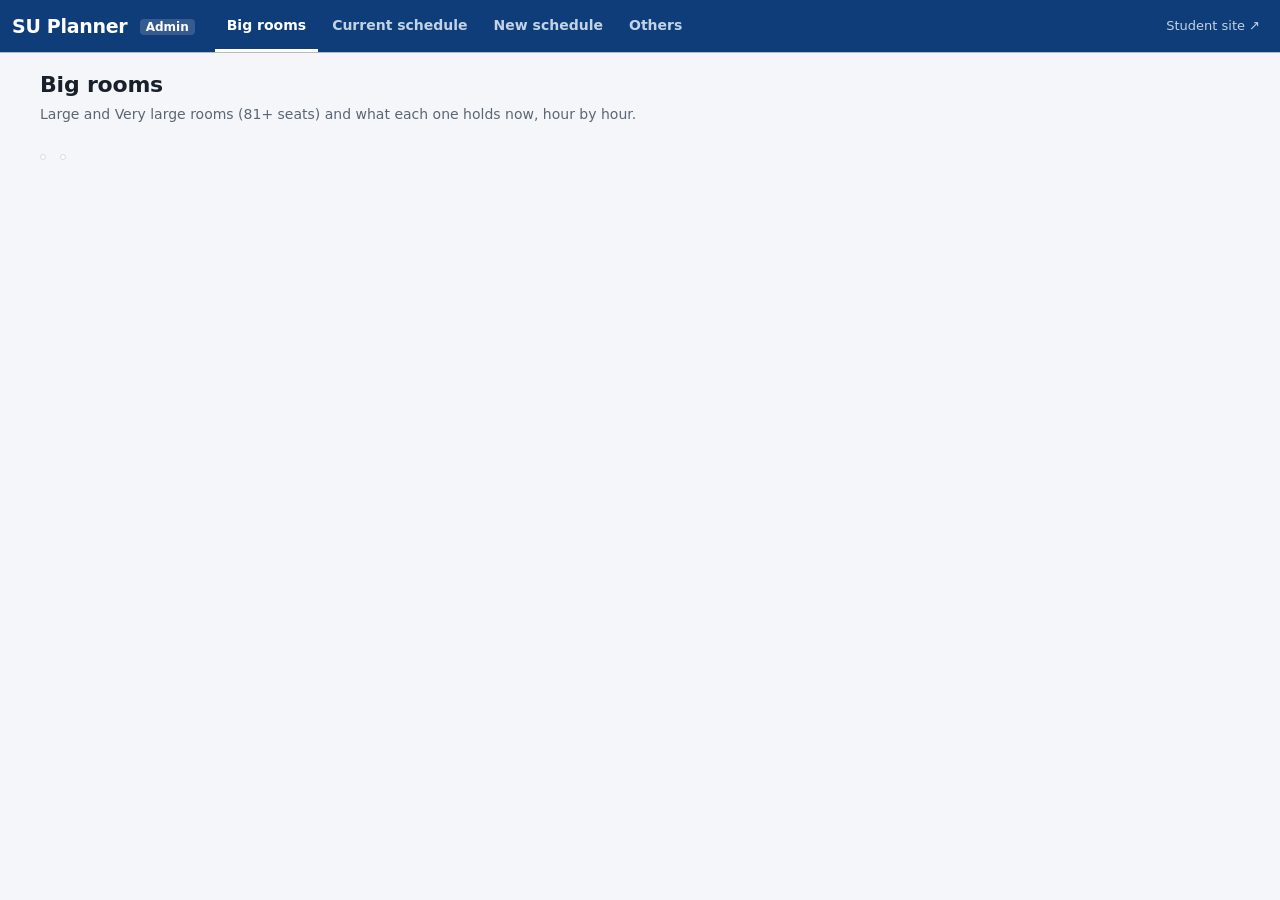
<file: index.html>
<!doctype html>
<html lang="en">
<head>
  <meta charset="utf-8">
  <title>SU Planner Admin</title>
  <meta http-equiv="refresh" content="0; url=bigrooms.html">
  <link rel="canonical" href="bigrooms.html">
</head>
<body><p><a href="bigrooms.html">SU Planner Admin – Big rooms</a></p></body>
</html>
</file>
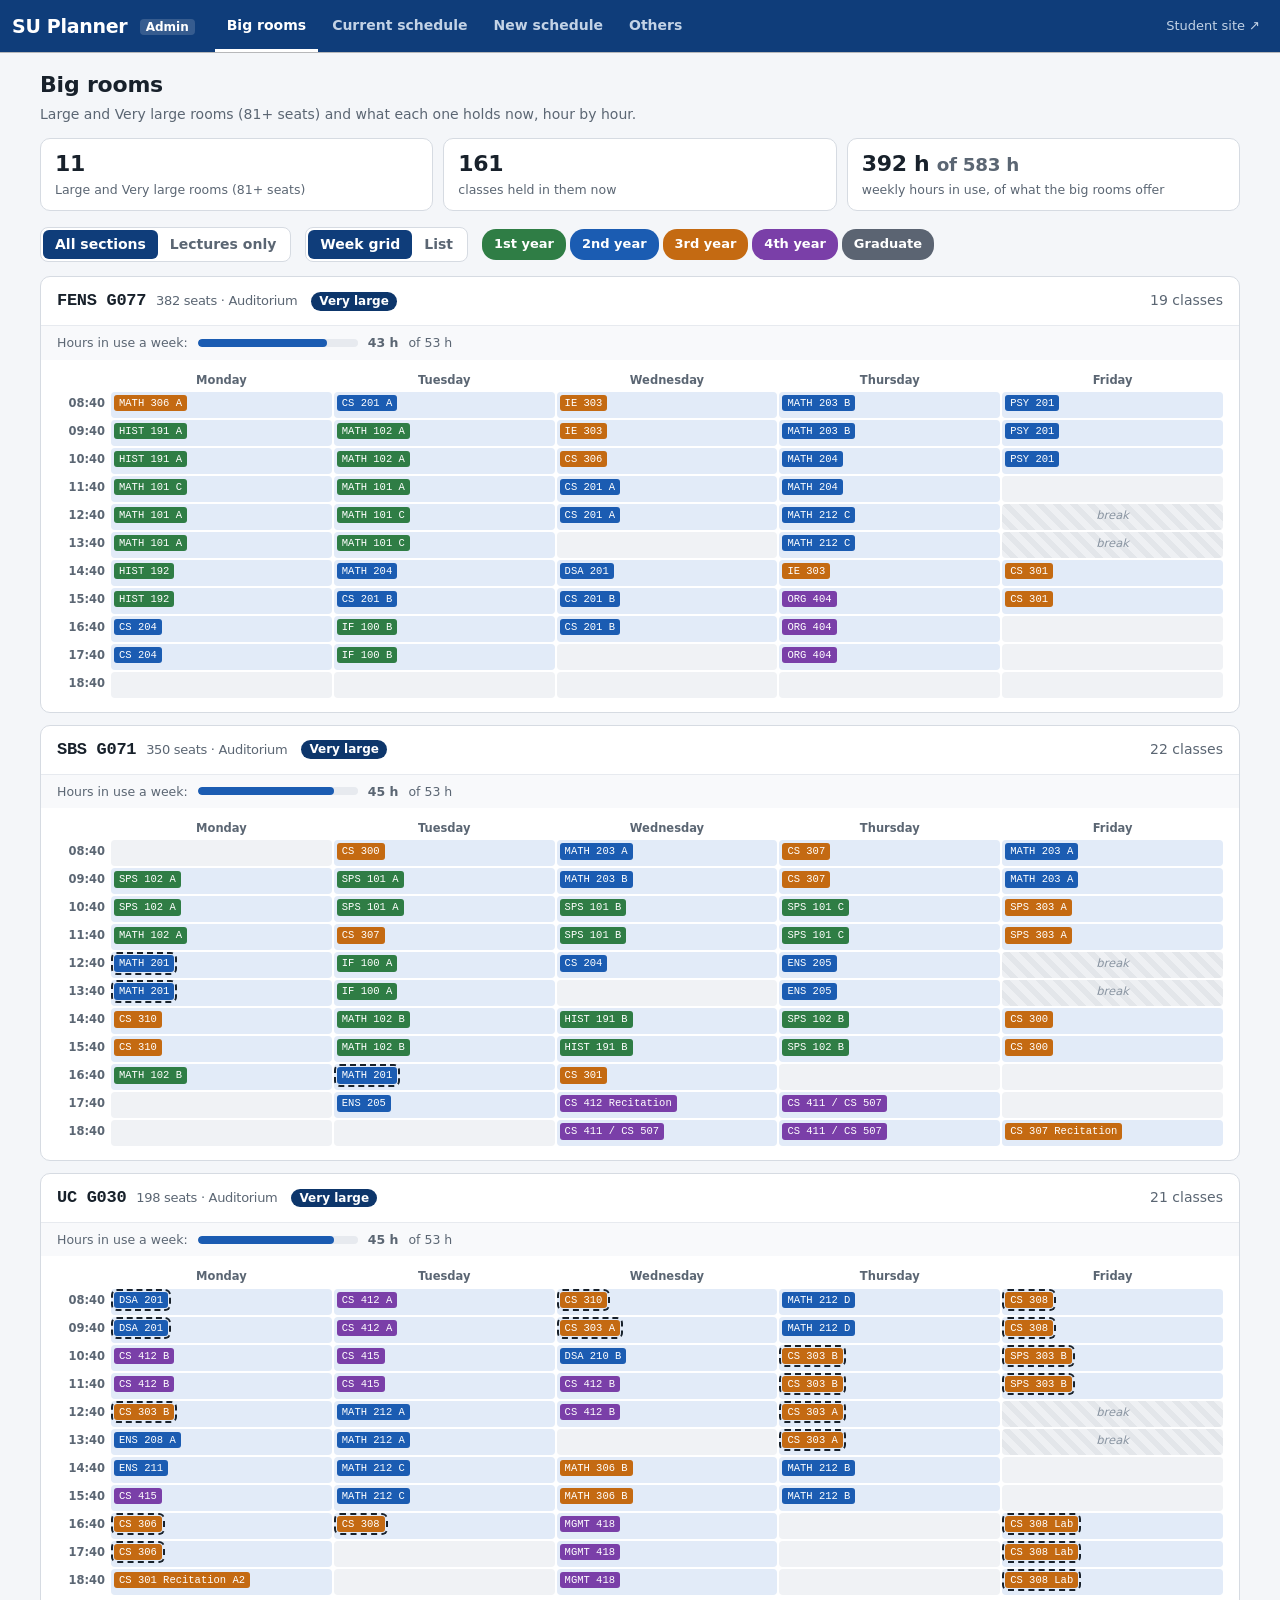
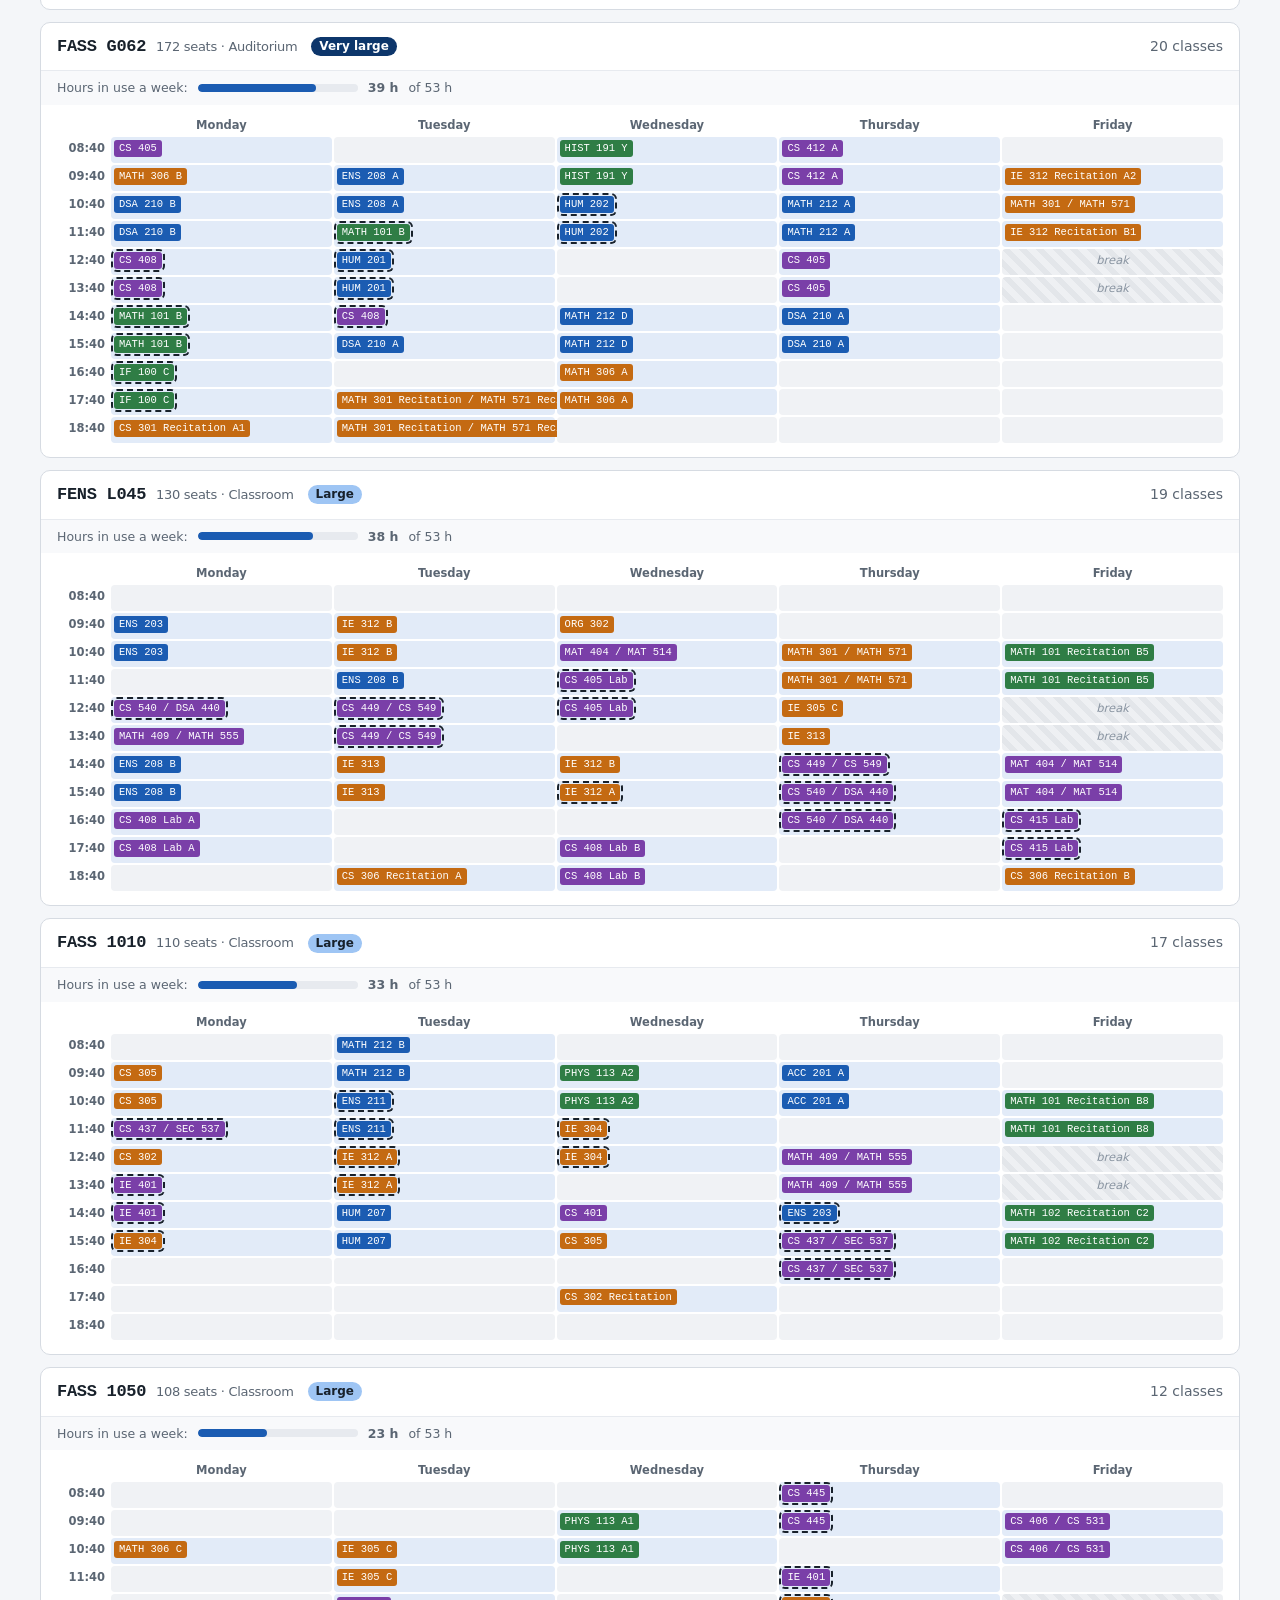
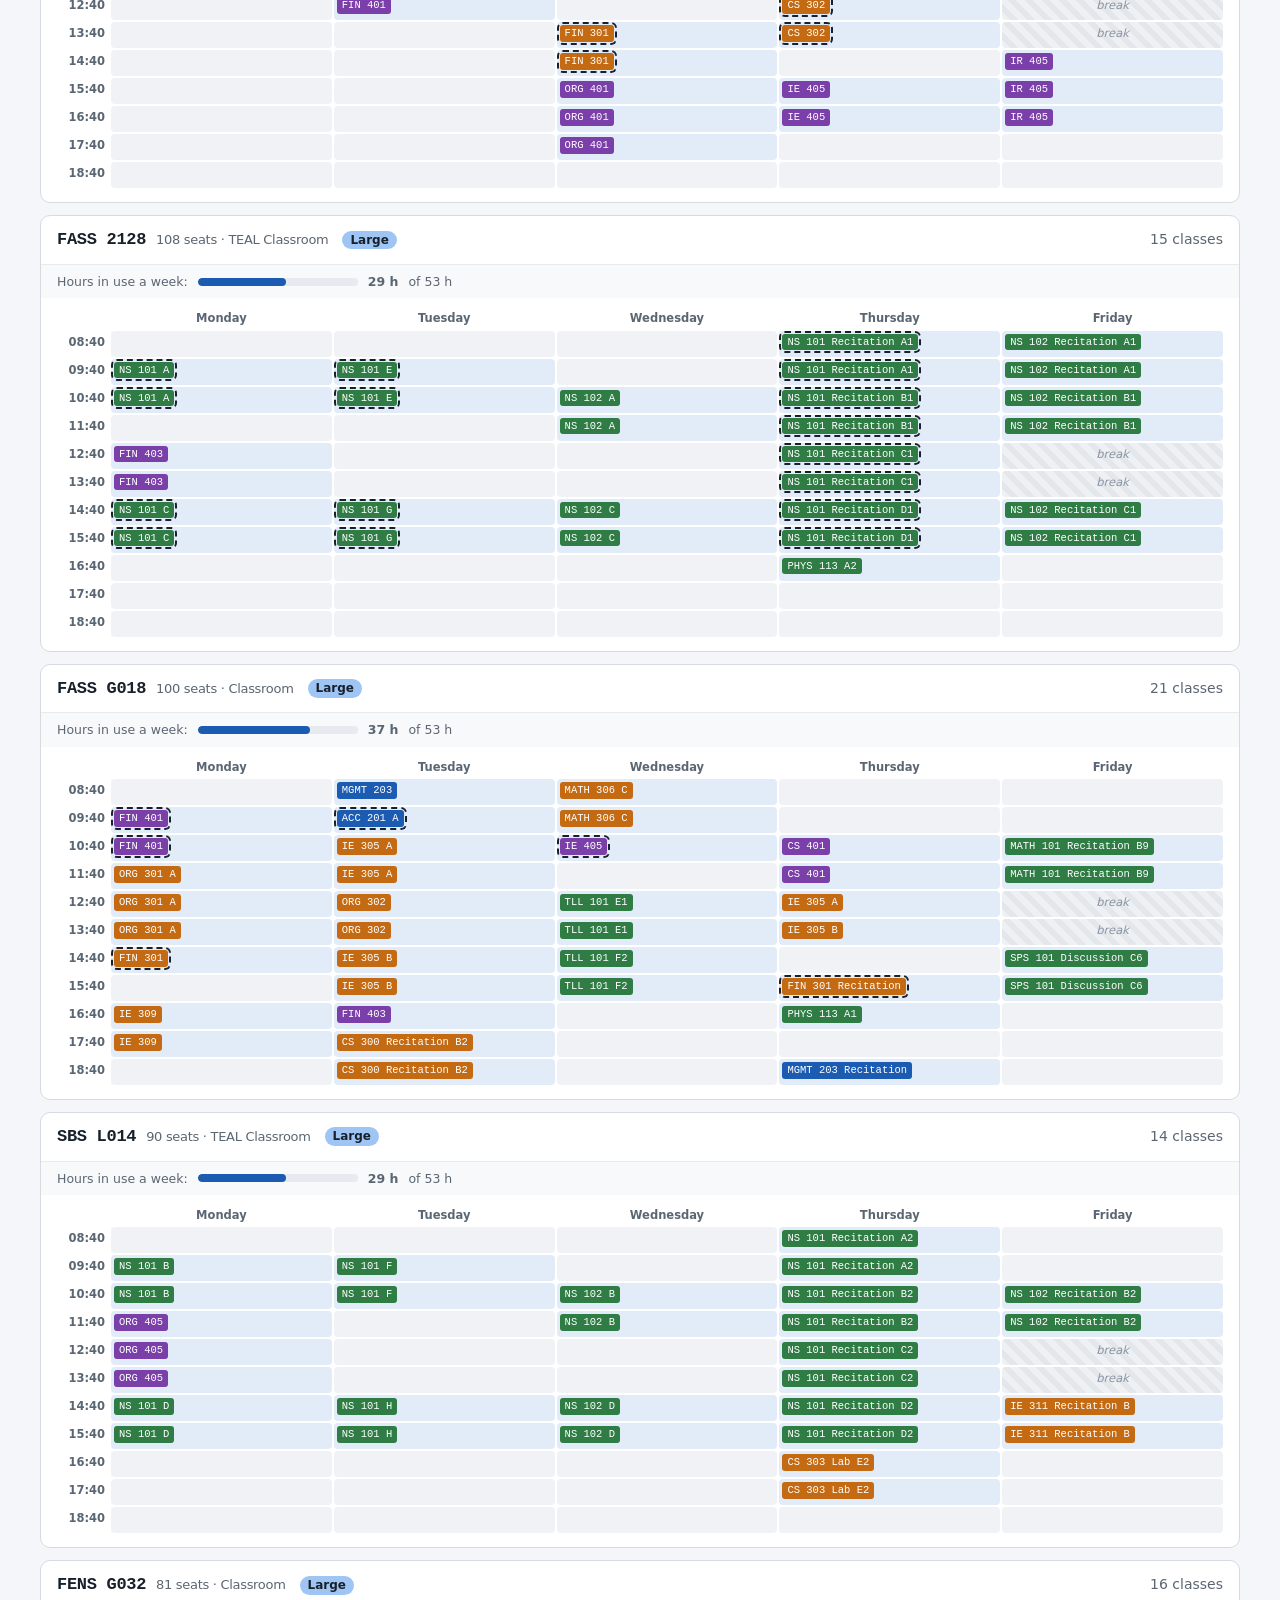
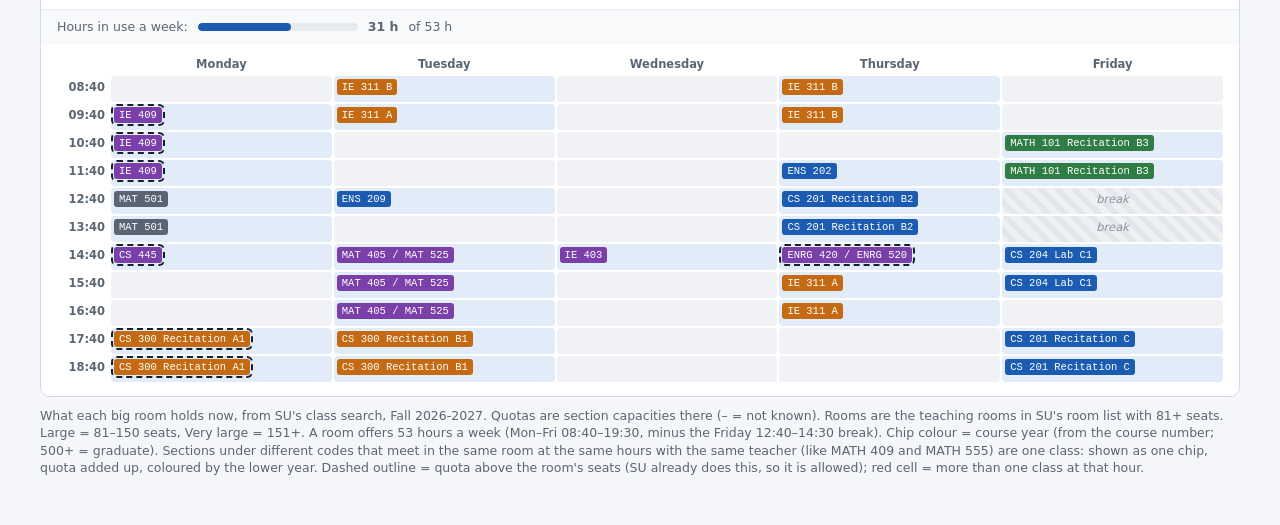
<file: bigrooms.html>
<!doctype html>
<html lang="en">
<head>
  <meta charset="utf-8">
  <meta name="viewport" content="width=device-width, initial-scale=1">
  <title>SU Planner Admin – Big rooms</title>
  <meta name="description" content="Sabancı University's Large and Very large rooms and what each one holds now.">
  <link rel="stylesheet" href="css/admin.css?v=202611161908">
  <link rel="stylesheet" href="css/bigrooms.css?v=202611161908">
</head>
<body>
  <header class="topbar">
    <h1 class="brand"><a href="bigrooms.html">SU<span class="bp"> Planner</span> <small>Admin</small></a></h1>
    <nav class="page-tabs" aria-label="Pages">
      <a href="bigrooms.html" aria-current="page"><span class="long">Big rooms</span><span class="short">Big rooms</span></a>
      <a href="currentschedule.html"><span class="long">Current schedule</span><span class="short">Current</span></a>
      <a href="newschedule.html"><span class="long">New schedule</span><span class="short">New</span></a>
      <a href="others.html"><span class="long">Others</span><span class="short">Others</span></a>
    </nav>
    <a class="student-link" href="https://atamolla.github.io/su-planner/">Student site ↗</a>
  </header>

  <main>
    <section class="page-head">
      <h2>Big rooms</h2>
      <p>Large and Very large rooms (81+ seats) and what each one holds now, hour by hour.</p>
    </section>

    <div id="tiles" class="tiles"></div>

    <div class="controls">
      <div id="kind" class="seg" role="group" aria-label="Section types"></div>
      <div id="view" class="seg" role="group" aria-label="View"></div>
      <div id="years" class="years" role="group" aria-label="Show or hide course years"></div>
    </div>

    <div id="rooms"></div>

    <p class="note" id="foot"></p>
  </main>

  <script src="data/courses.js?v=202611161908"></script>
  <script src="data/requirements.js?v=202611161908"></script>
  <script src="data/rooms.js?v=202611161908"></script>
  <script src="data/quota.js?v=202611161908"></script>
  <script src="js/programs.js?v=202611161908"></script>
  <script src="js/shared.js?v=202611161908"></script>
  <script src="js/common.js?v=202611161908"></script>
  <script src="js/bigrooms.js?v=202611161908"></script>
</body>
</html>
</file>
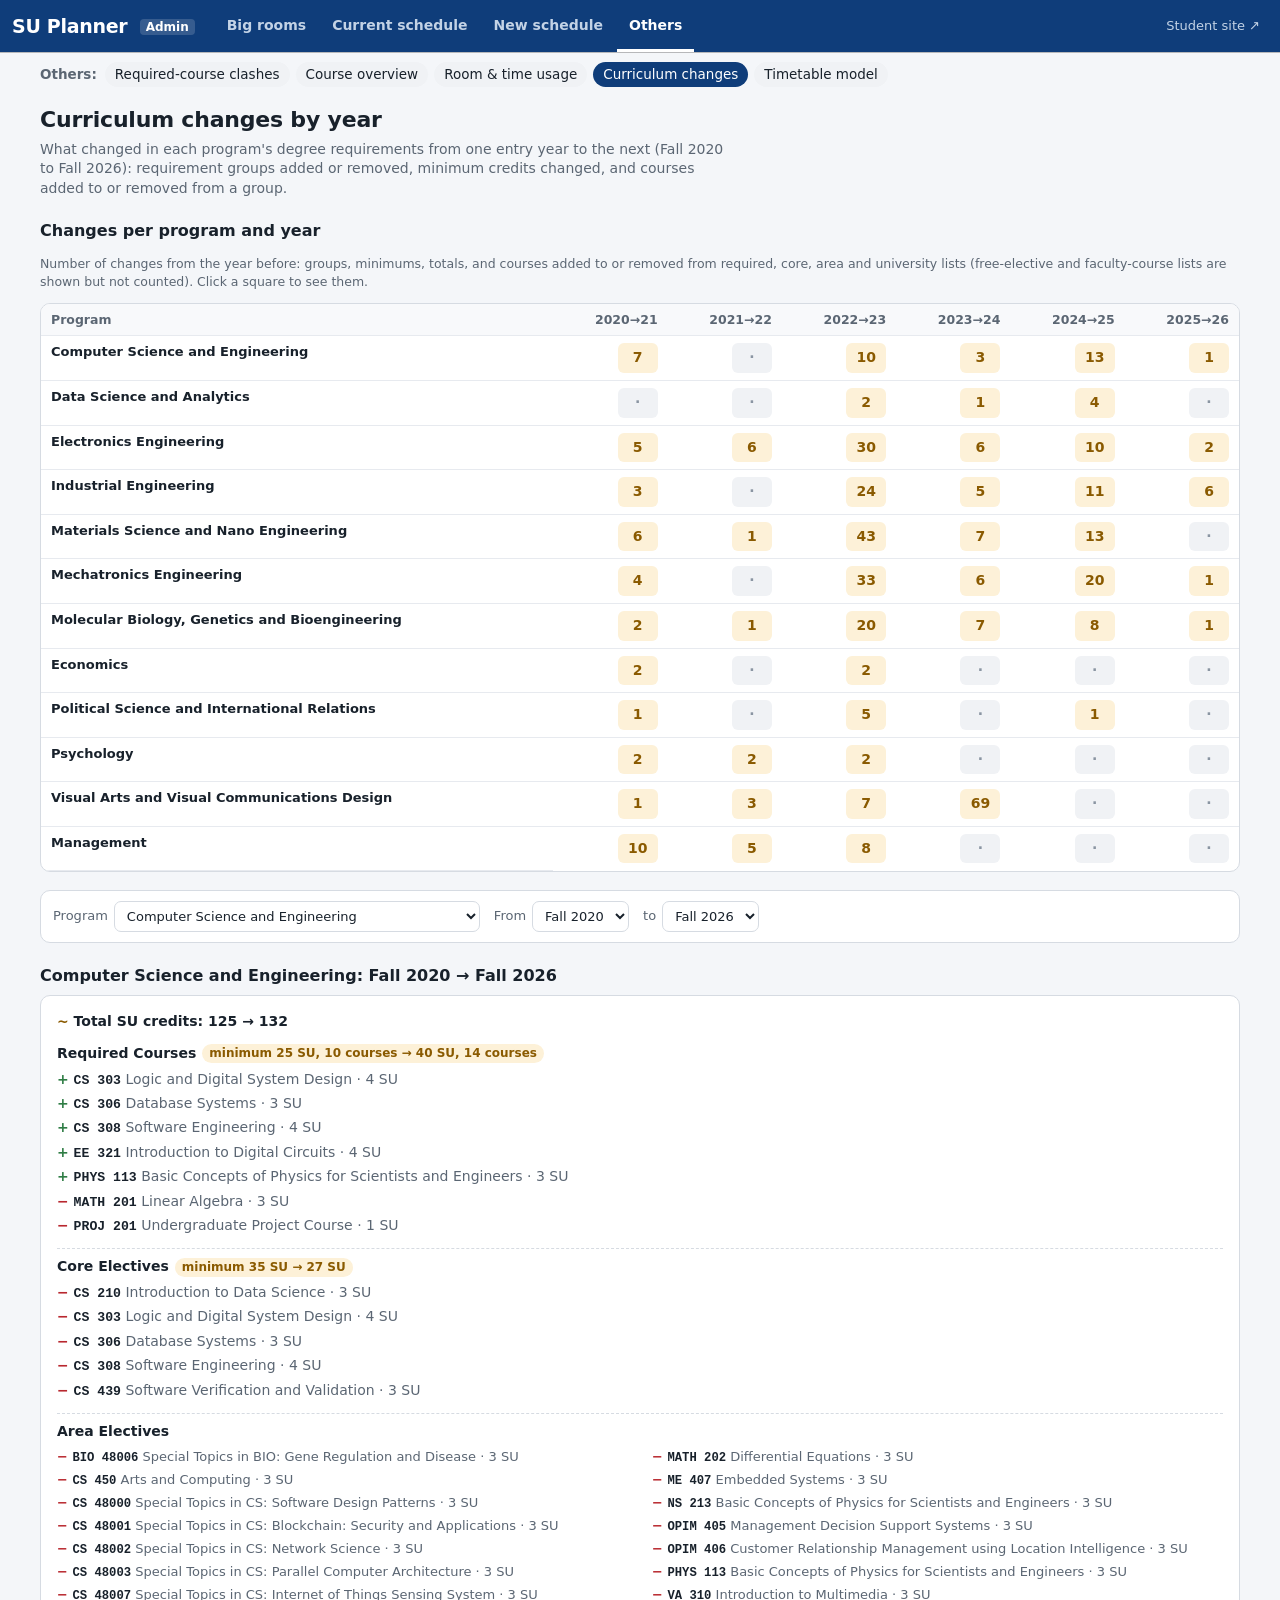
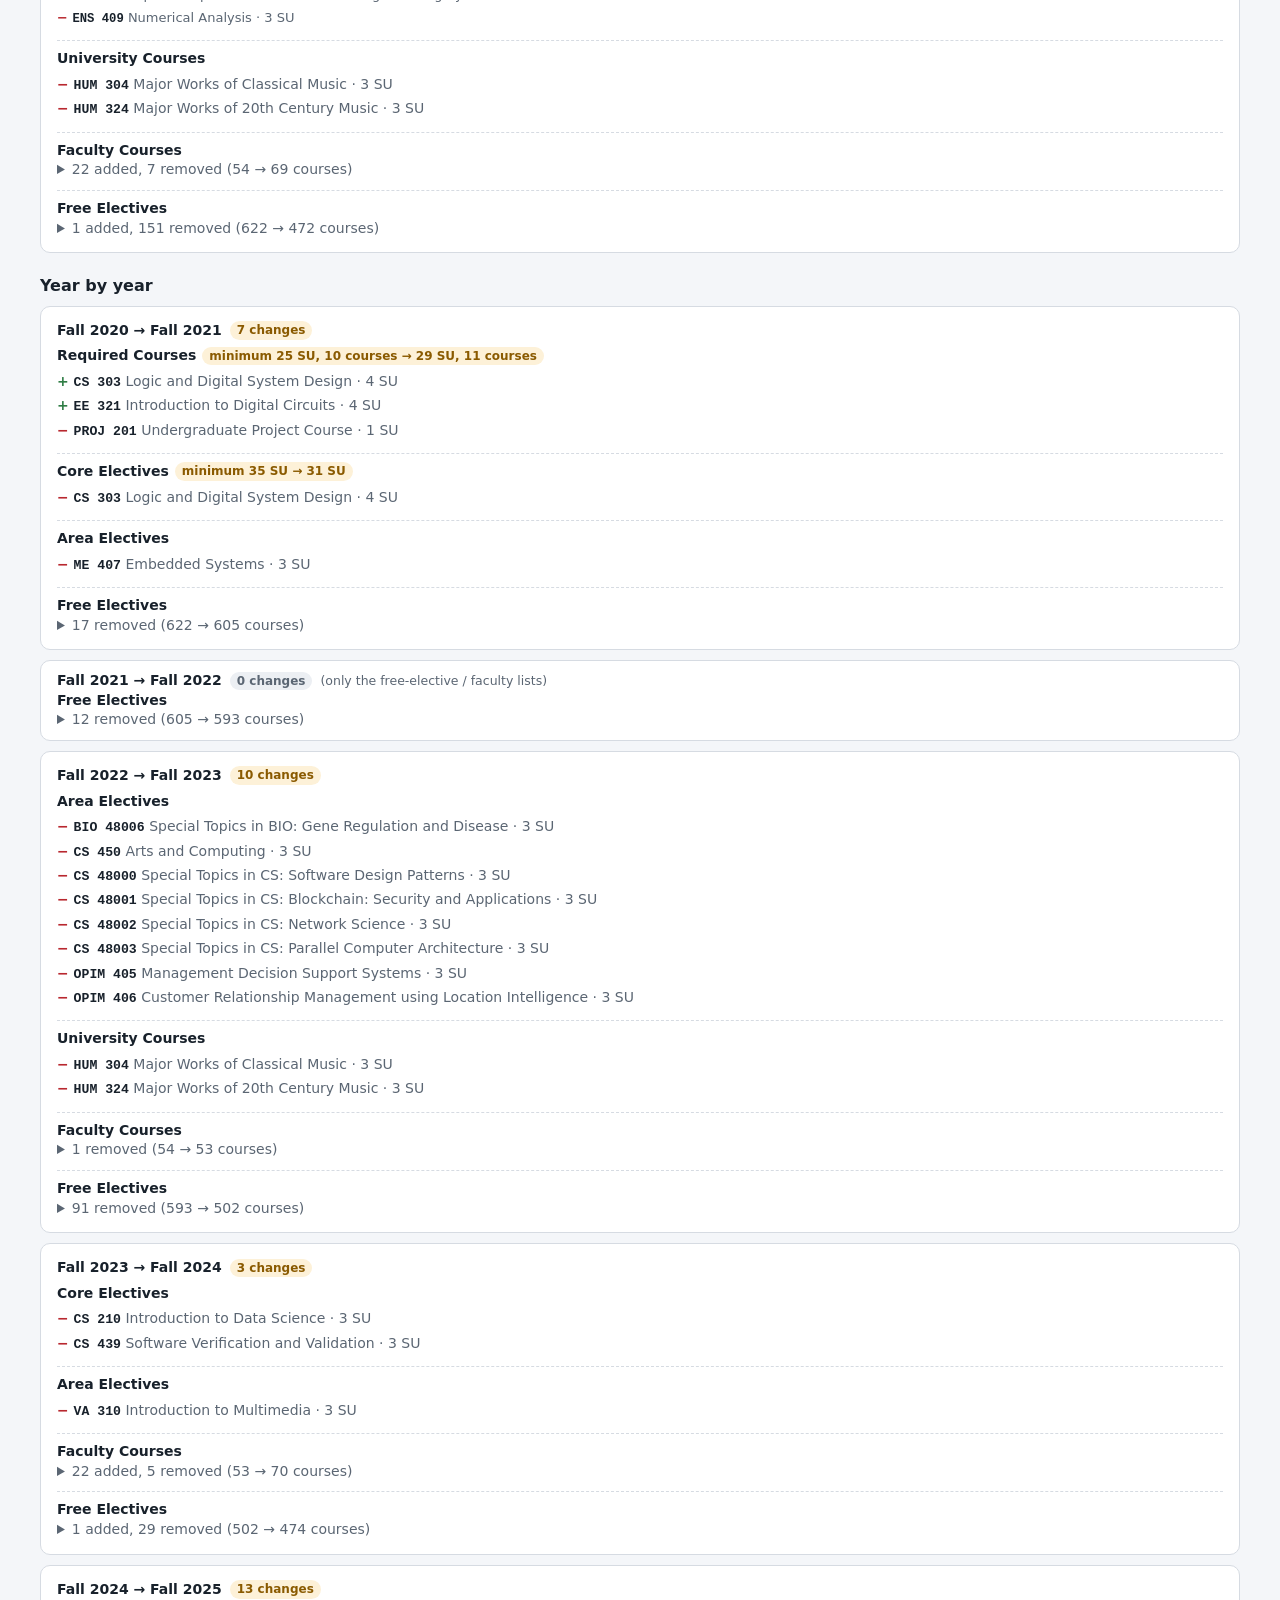
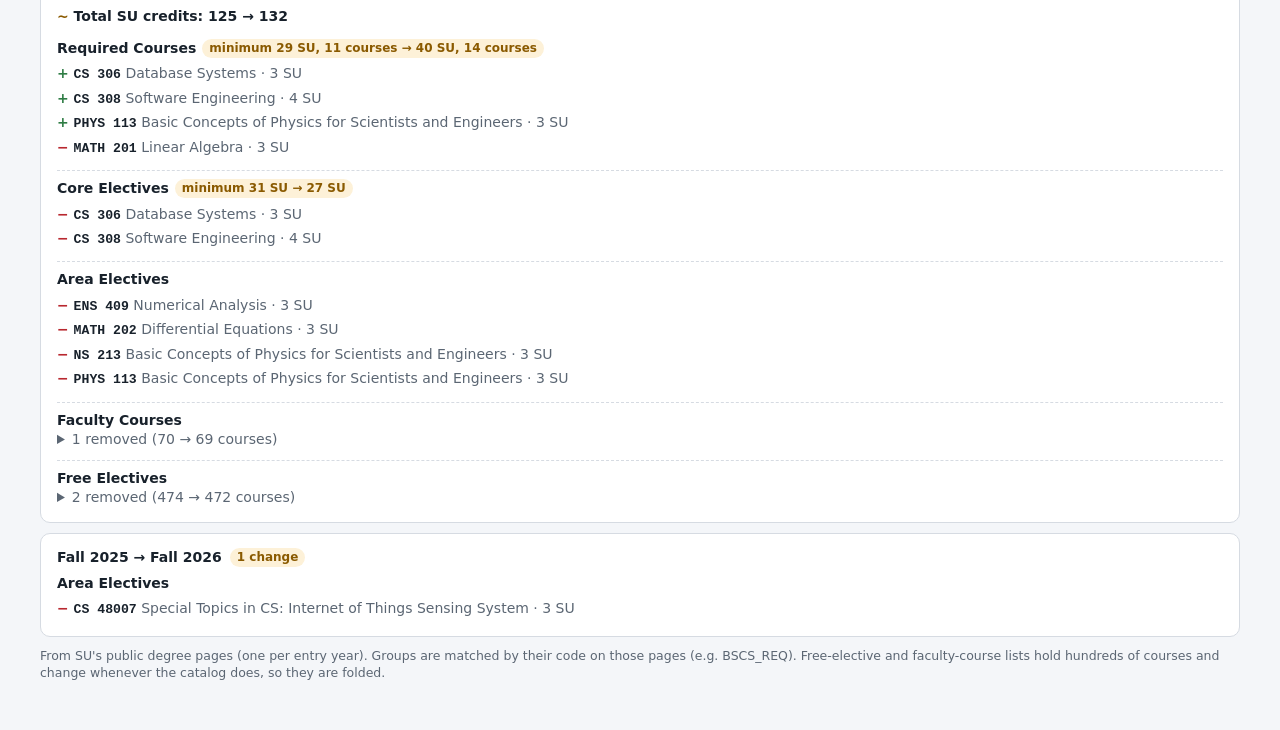
<file: changes.html>
<!doctype html>
<html lang="en">
<head>
  <meta charset="utf-8">
  <meta name="viewport" content="width=device-width, initial-scale=1">
  <title>SU Planner Admin – Curriculum changes</title>
  <meta name="description" content="What changed in each Sabancı University program's degree requirements between entry years 2020 and 2026.">
  <link rel="stylesheet" href="css/admin.css?v=202611161908">
  <link rel="stylesheet" href="css/changes.css?v=202611161908">
</head>
<body>
  <header class="topbar">
    <h1 class="brand"><a href="bigrooms.html">SU<span class="bp"> Planner</span> <small>Admin</small></a></h1>
    <nav class="page-tabs" aria-label="Pages">
      <a href="bigrooms.html"><span class="long">Big rooms</span><span class="short">Big rooms</span></a>
      <a href="currentschedule.html"><span class="long">Current schedule</span><span class="short">Current</span></a>
      <a href="newschedule.html"><span class="long">New schedule</span><span class="short">New</span></a>
      <a href="others.html" aria-current="page"><span class="long">Others</span><span class="short">Others</span></a>
    </nav>
    <a class="student-link" href="https://atamolla.github.io/su-planner/">Student site ↗</a>
  </header>
  <nav class="sub-tabs" aria-label="Other pages"><span>Others:</span>
    <a href="clashes.html">Required-course clashes</a>
    <a href="courses.html">Course overview</a>
    <a href="rooms.html">Room &amp; time usage</a>
    <a href="changes.html" aria-current="page">Curriculum changes</a>
    <a href="model.html">Timetable model</a>
  </nav>

  <main>
    <section class="page-head">
      <h2>Curriculum changes by year</h2>
      <p>What changed in each program's degree requirements from one entry year to the next (Fall 2020 to Fall 2026):
        requirement groups added or removed, minimum credits changed, and courses added to or removed from a group.</p>
    </section>

    <h3>Changes per program and year</h3>
    <p class="muted small">Number of changes from the year before: groups, minimums, totals, and courses added to or removed from required, core, area and university lists (free-elective and faculty-course lists are shown but not counted). Click a square to see them.</p>
    <div id="matrix" class="table-wrap"></div>

    <div class="controls compare">
      <label>Program <select id="program"></select></label>
      <label>From <select id="from"></select></label>
      <label>to <select id="to"></select></label>
    </div>

    <h3 id="net-title">Overall</h3>
    <div id="net"></div>

    <h3>Year by year</h3>
    <div id="steps"></div>

    <p class="note">From SU's public degree pages (one per entry year). Groups are matched by their code on those
      pages (e.g. BSCS_REQ). Free-elective and faculty-course lists hold hundreds of courses and change whenever the
      catalog does, so they are folded.</p>
  </main>

  <script src="data/requirements.js?v=202611161908"></script>
  <script src="js/programs.js?v=202611161908"></script>
  <script src="js/shared.js?v=202611161908"></script>
  <script src="js/common.js?v=202611161908"></script>
  <script src="js/changes.js?v=202611161908"></script>
</body>
</html>
</file>
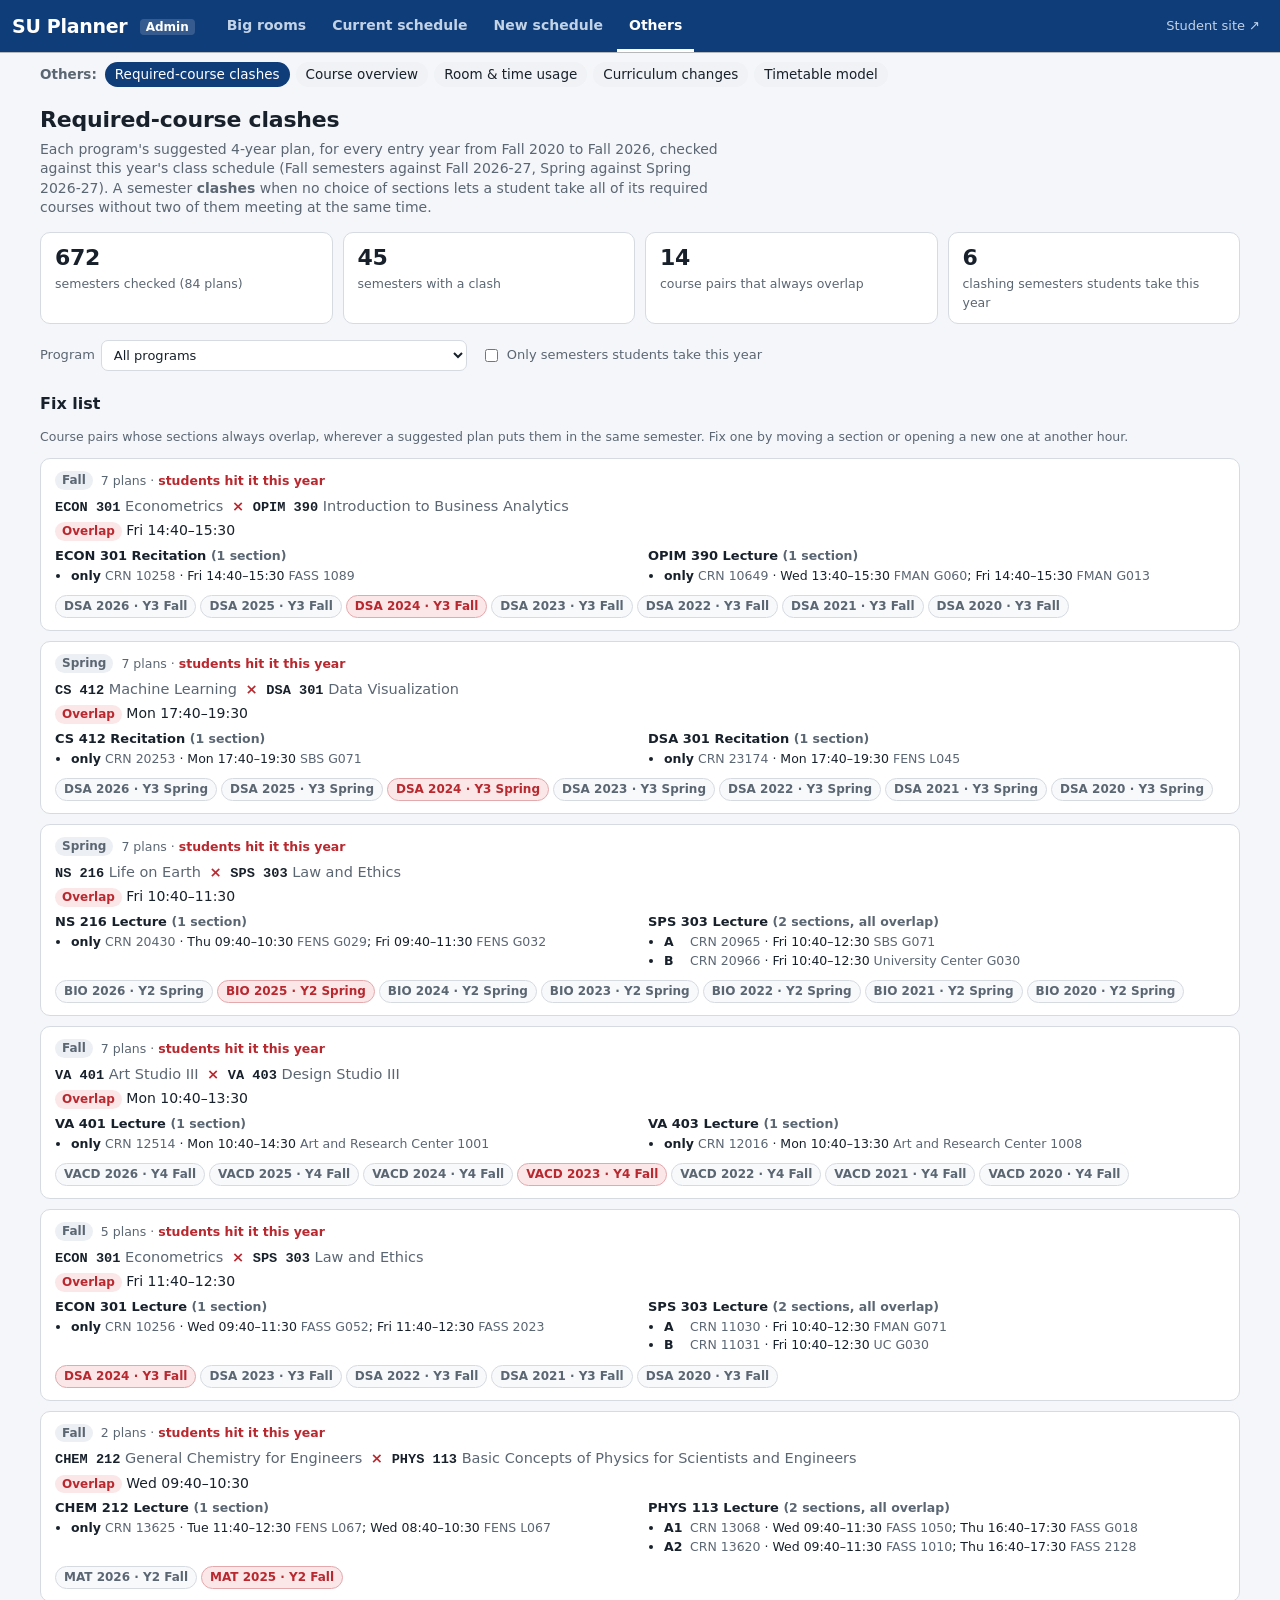
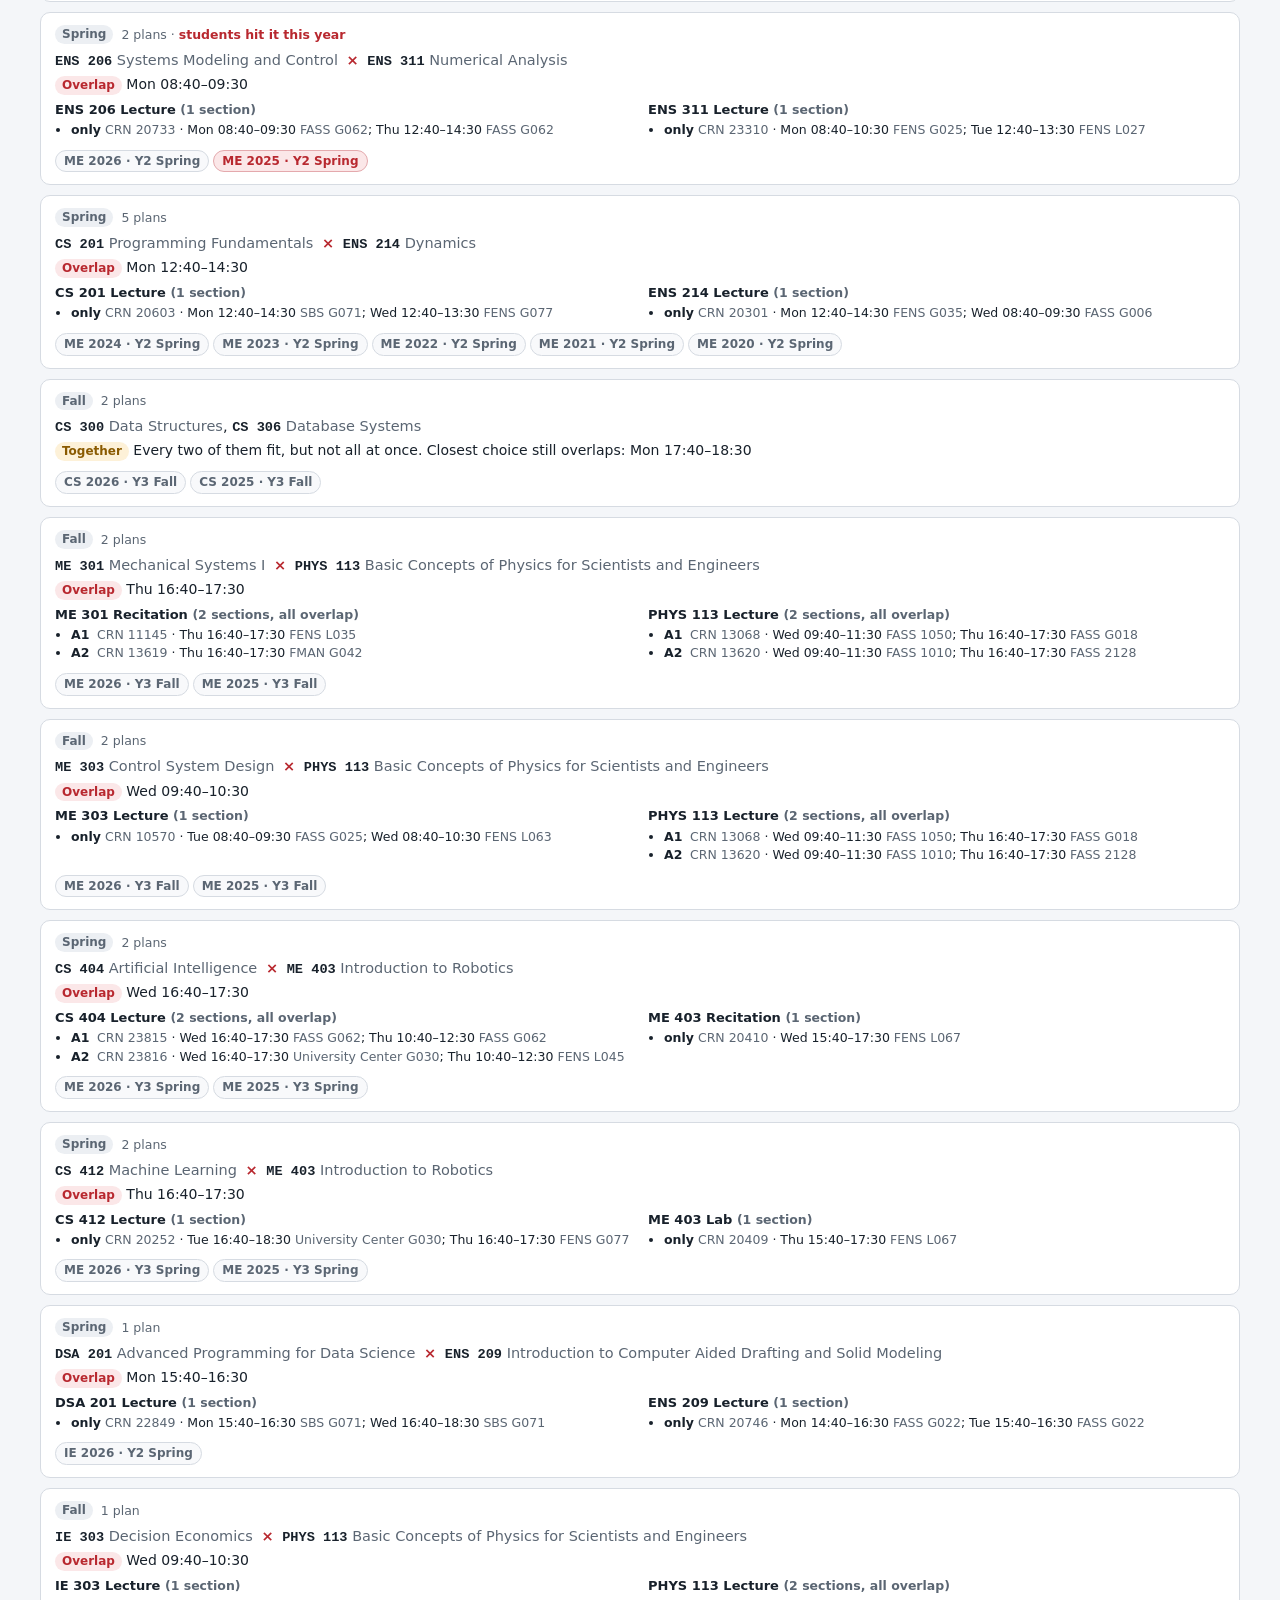
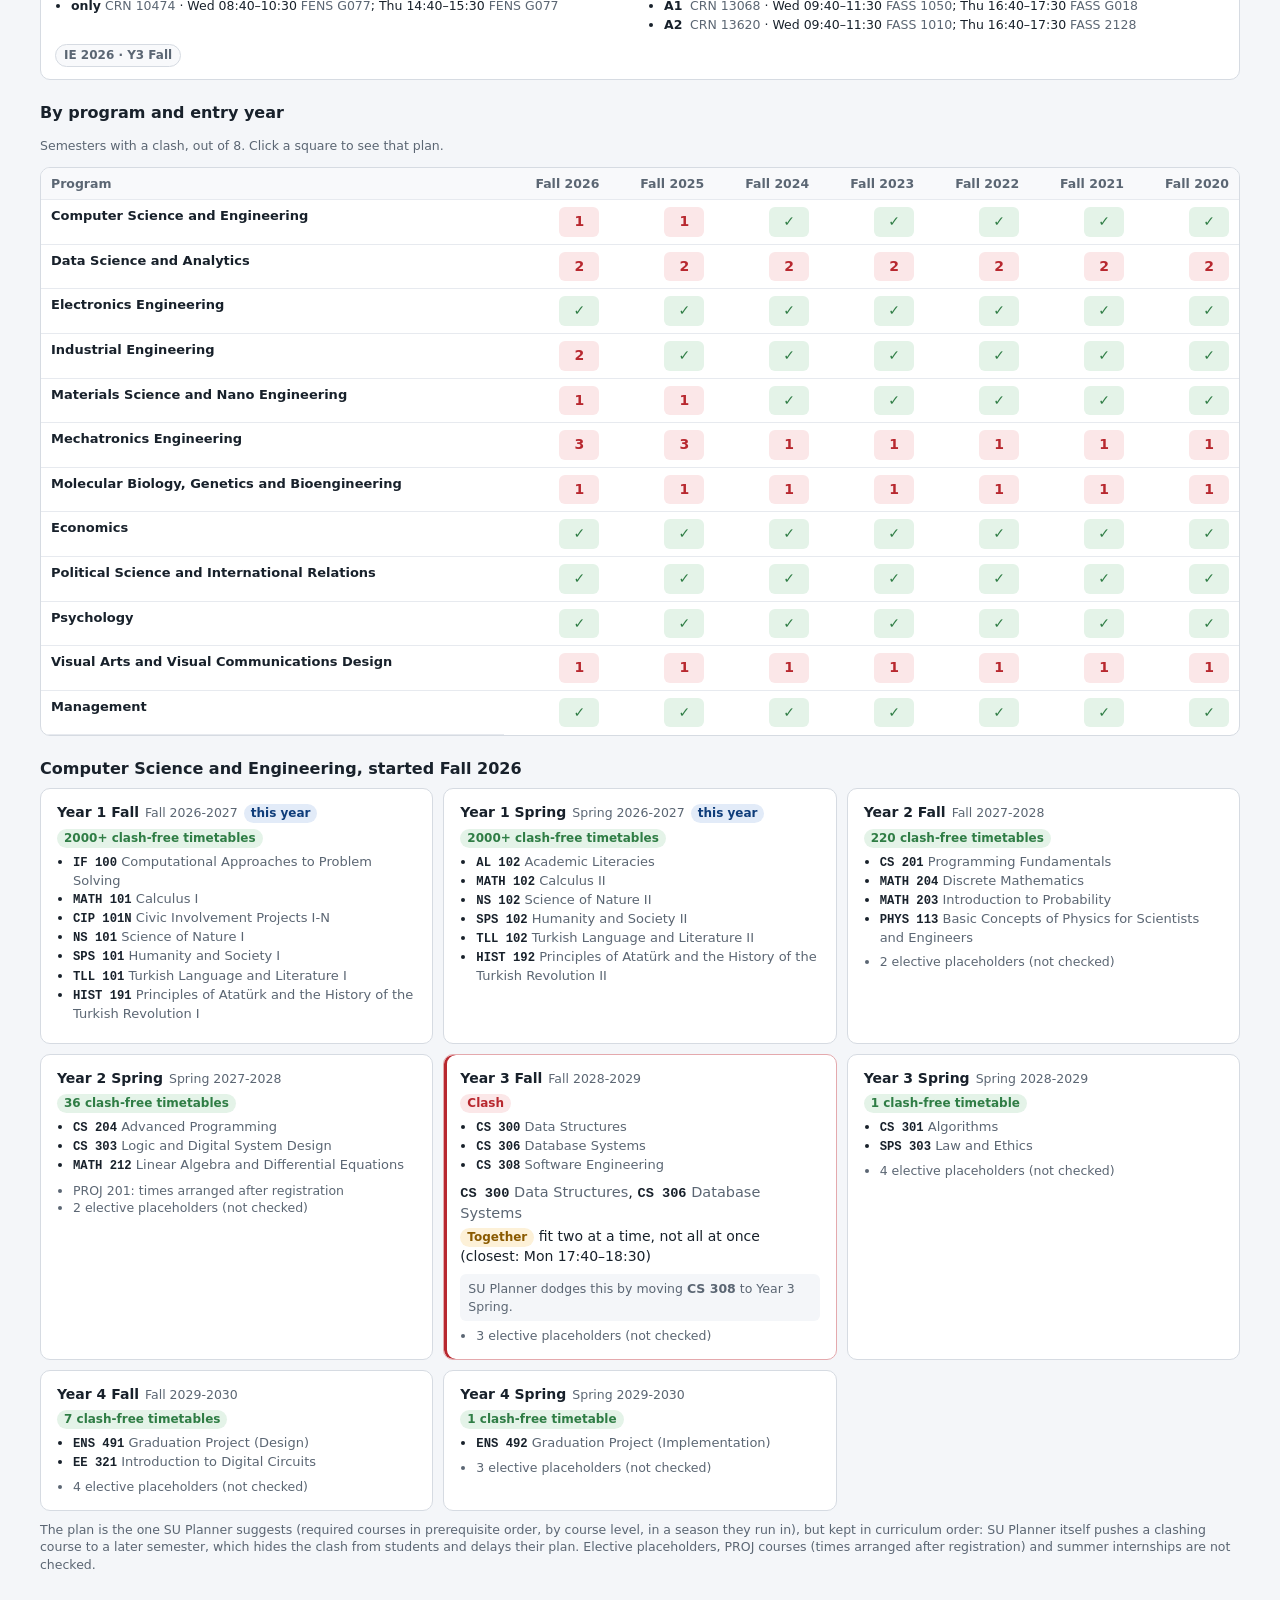
<file: clashes.html>
<!doctype html>
<html lang="en">
<head>
  <meta charset="utf-8">
  <meta name="viewport" content="width=device-width, initial-scale=1">
  <title>SU Planner Admin – Required-course clashes</title>
  <meta name="description" content="Required courses that meet at the same time in Sabancı University's suggested 4-year plans.">
  <link rel="stylesheet" href="css/admin.css?v=202611161908">
  <link rel="stylesheet" href="css/clashes.css?v=202611161908">
</head>
<body>
  <header class="topbar">
    <h1 class="brand"><a href="bigrooms.html">SU<span class="bp"> Planner</span> <small>Admin</small></a></h1>
    <nav class="page-tabs" aria-label="Pages">
      <a href="bigrooms.html"><span class="long">Big rooms</span><span class="short">Big rooms</span></a>
      <a href="currentschedule.html"><span class="long">Current schedule</span><span class="short">Current</span></a>
      <a href="newschedule.html"><span class="long">New schedule</span><span class="short">New</span></a>
      <a href="others.html" aria-current="page"><span class="long">Others</span><span class="short">Others</span></a>
    </nav>
    <a class="student-link" href="https://atamolla.github.io/su-planner/">Student site ↗</a>
  </header>
  <nav class="sub-tabs" aria-label="Other pages"><span>Others:</span>
    <a href="clashes.html" aria-current="page">Required-course clashes</a>
    <a href="courses.html">Course overview</a>
    <a href="rooms.html">Room &amp; time usage</a>
    <a href="changes.html">Curriculum changes</a>
    <a href="model.html">Timetable model</a>
  </nav>

  <main>
    <section class="page-head">
      <h2>Required-course clashes</h2>
      <p>Each program's suggested 4-year plan, for every entry year from Fall 2020 to Fall 2026, checked against this
        year's class schedule (Fall semesters against Fall 2026-27, Spring against Spring 2026-27). A semester
        <b>clashes</b> when no choice of sections lets a student take all of its required courses without two of them
        meeting at the same time.</p>
    </section>

    <div id="tiles" class="tiles"></div>

    <div class="controls">
      <label>Program <select id="program"></select></label>
      <label class="check"><input id="now-only" type="checkbox"> Only semesters students take this year</label>
    </div>

    <h3>Fix list</h3>
    <p class="muted small">Course pairs whose sections always overlap, wherever a suggested plan puts them in the same semester. Fix one by moving a section or opening a new one at another hour.</p>
    <div id="fix-list"></div>

    <h3>By program and entry year</h3>
    <p class="muted small">Semesters with a clash, out of 8. Click a square to see that plan.</p>
    <div id="matrix" class="table-wrap"></div>

    <h3 id="detail-title">Plan</h3>
    <div id="detail"></div>

    <p class="note">The plan is the one SU Planner suggests (required courses in prerequisite order, by course
      level, in a season they run in), but kept in curriculum order: SU Planner itself pushes a clashing course to a
      later semester, which hides the clash from students and delays their plan. Elective placeholders,
      PROJ courses (times arranged after registration) and summer internships are not checked.</p>
  </main>

  <script src="data/courses.js?v=202611161908"></script>
  <script src="data/schedule-202602.js?v=202611161908"></script>
  <script src="data/requirements.js?v=202611161908"></script>
  <script src="js/programs.js?v=202611161908"></script>
  <script src="js/shared.js?v=202611161908"></script>
  <script src="js/times.js?v=202611161908"></script>
  <script src="js/common.js?v=202611161908"></script>
  <script src="js/plan-core.js?v=202611161908"></script>
  <script src="js/clashes.js?v=202611161908"></script>
</body>
</html>
</file>
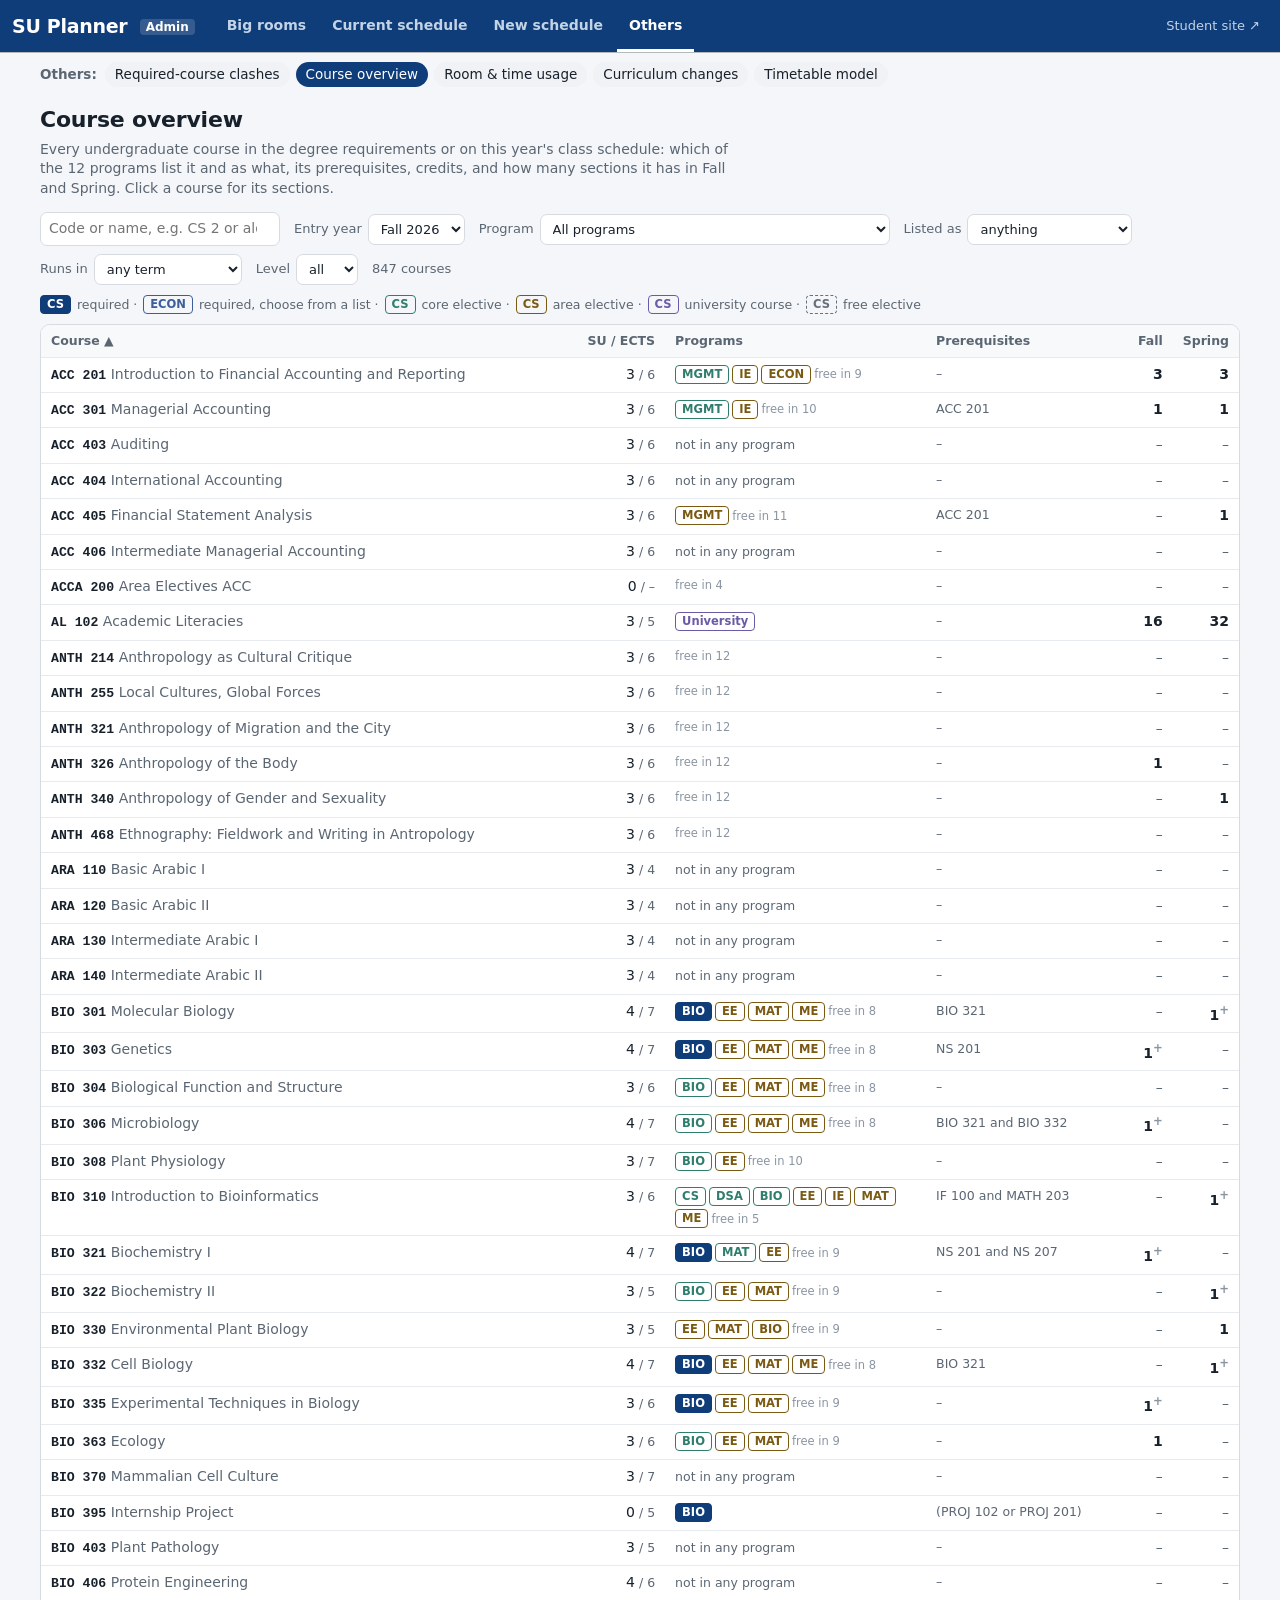
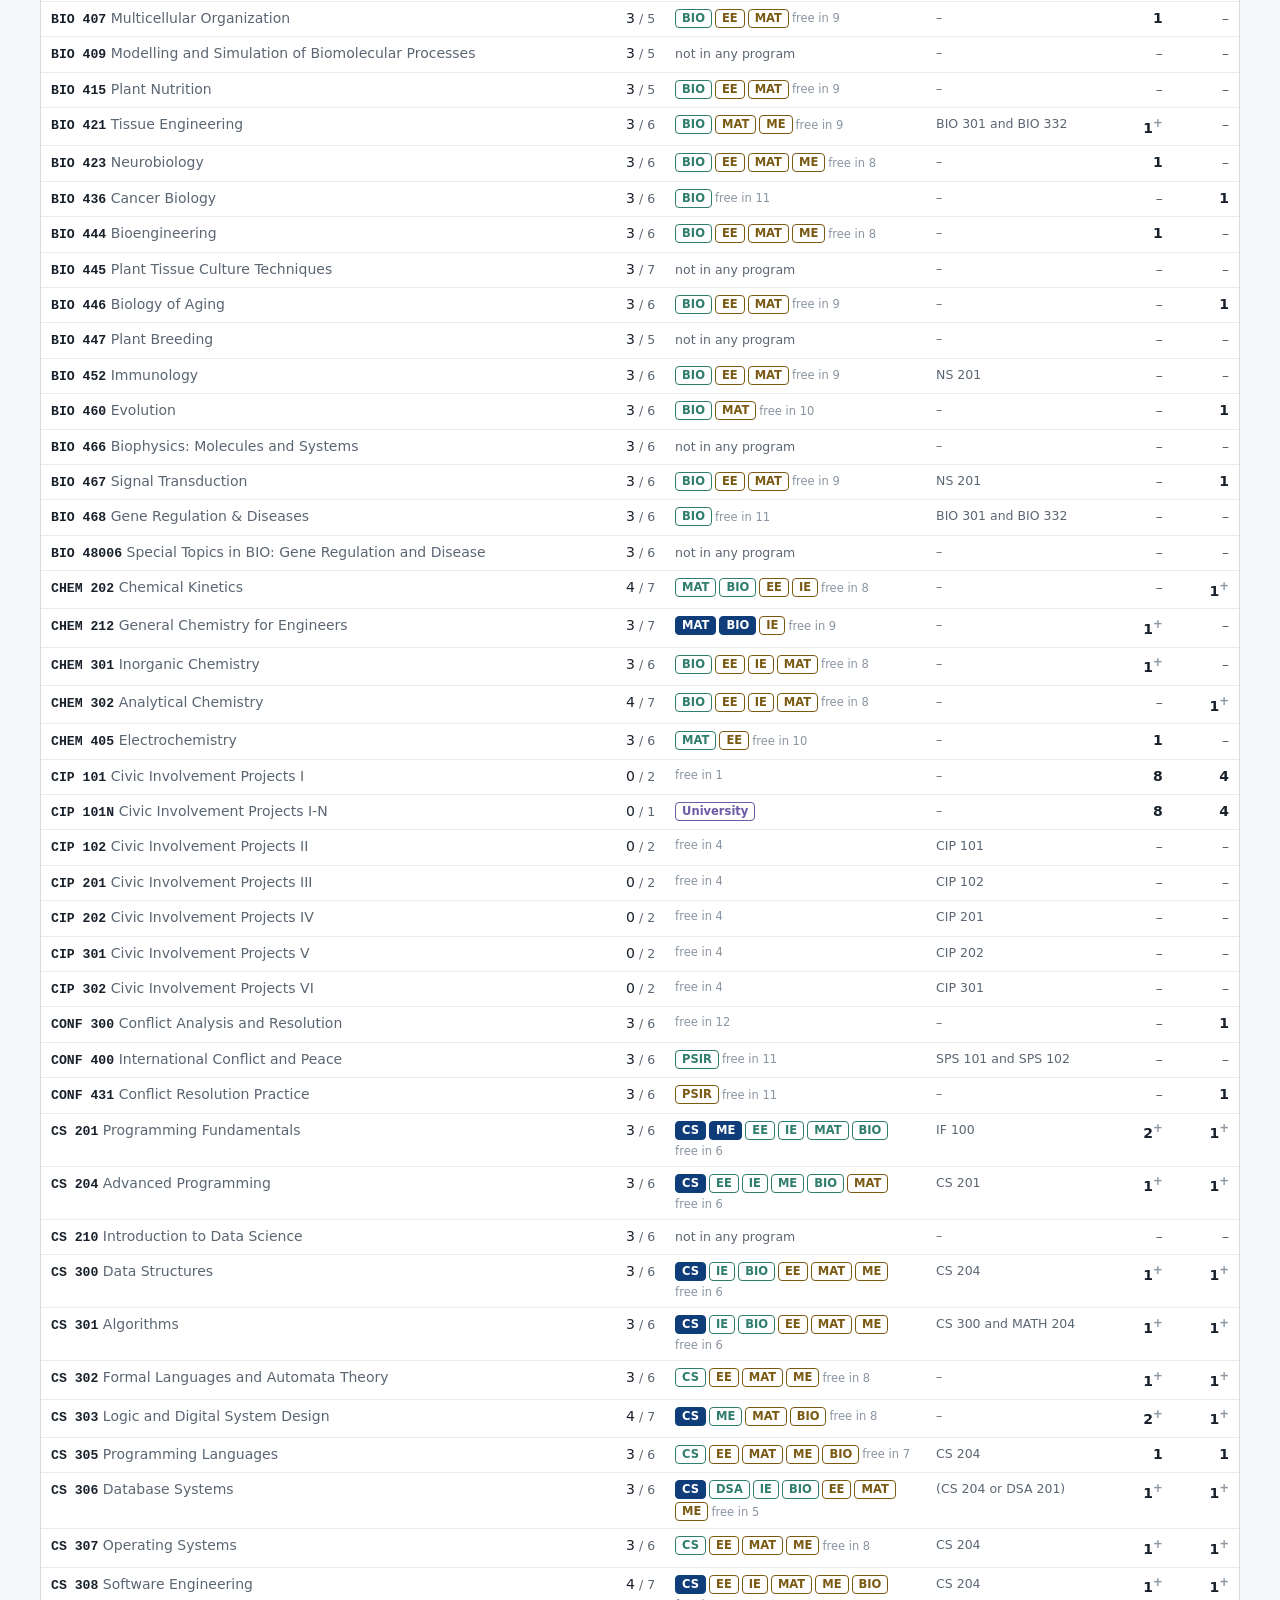
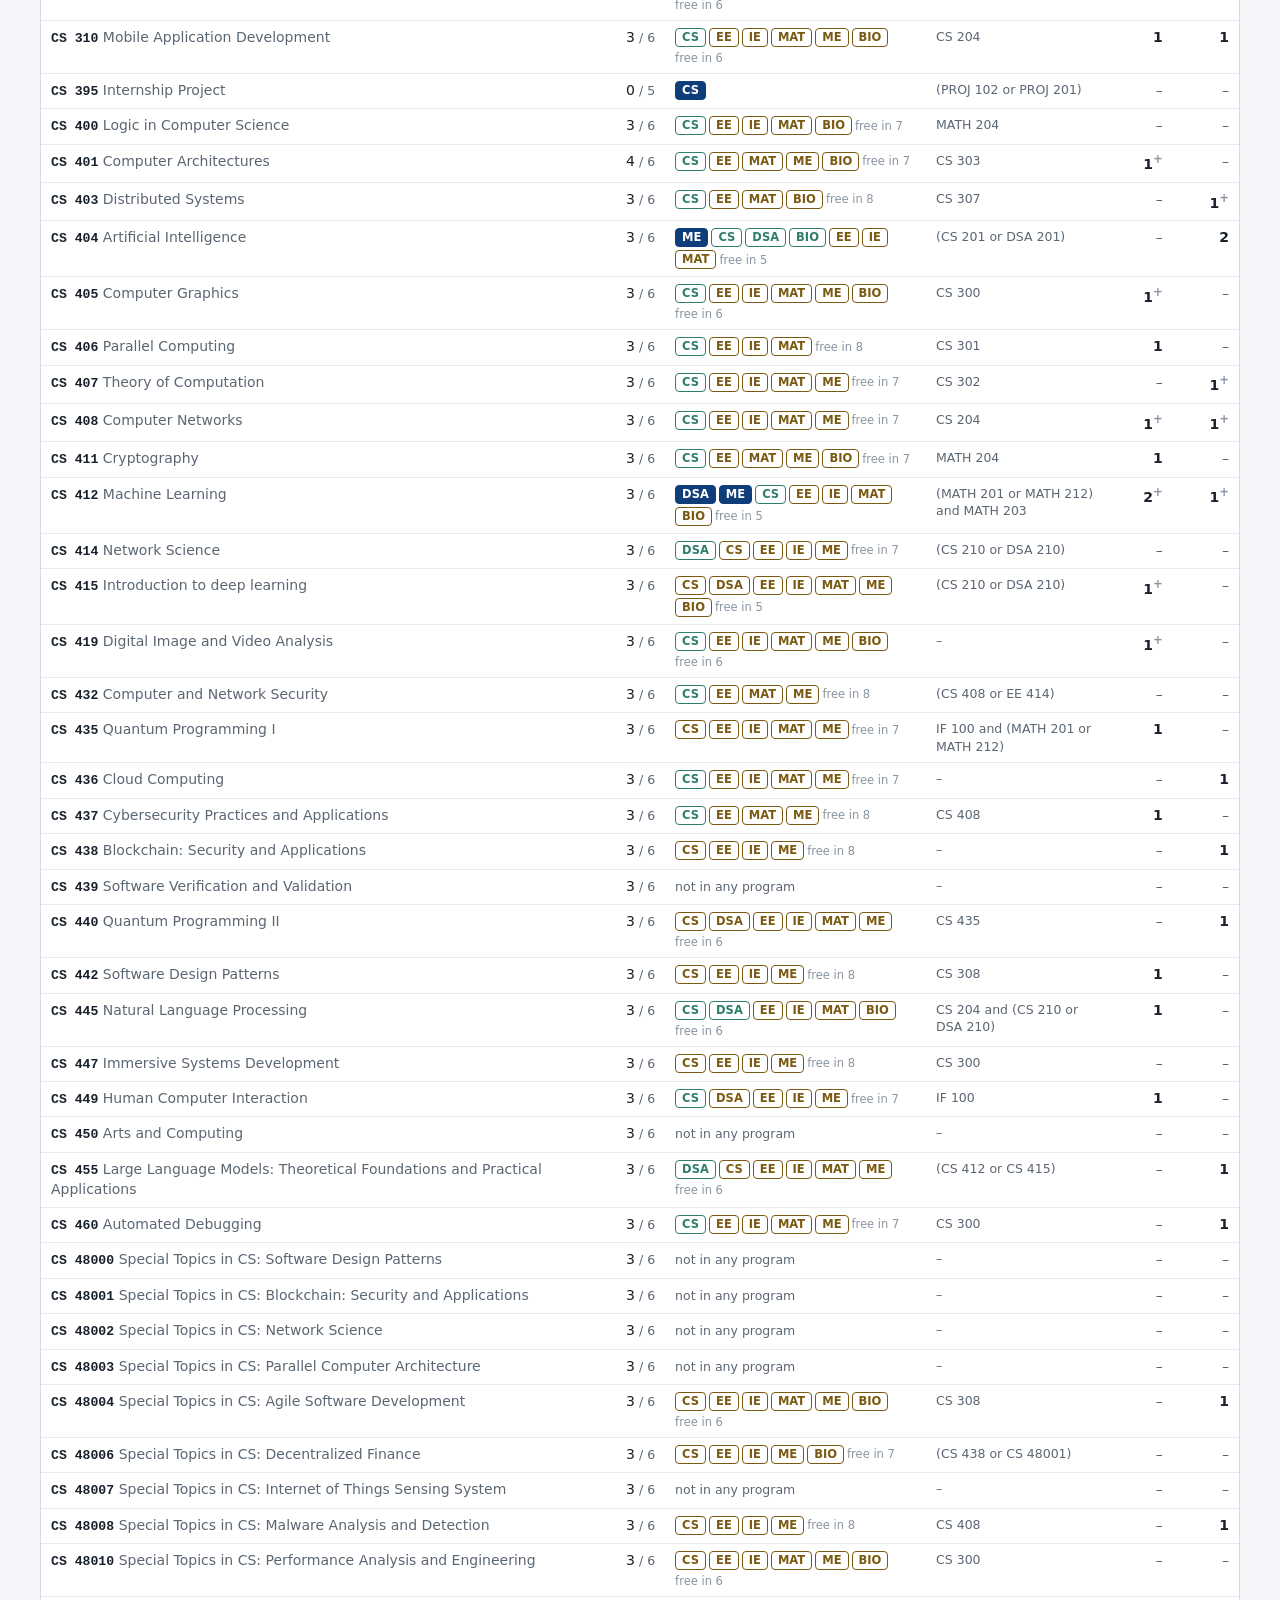
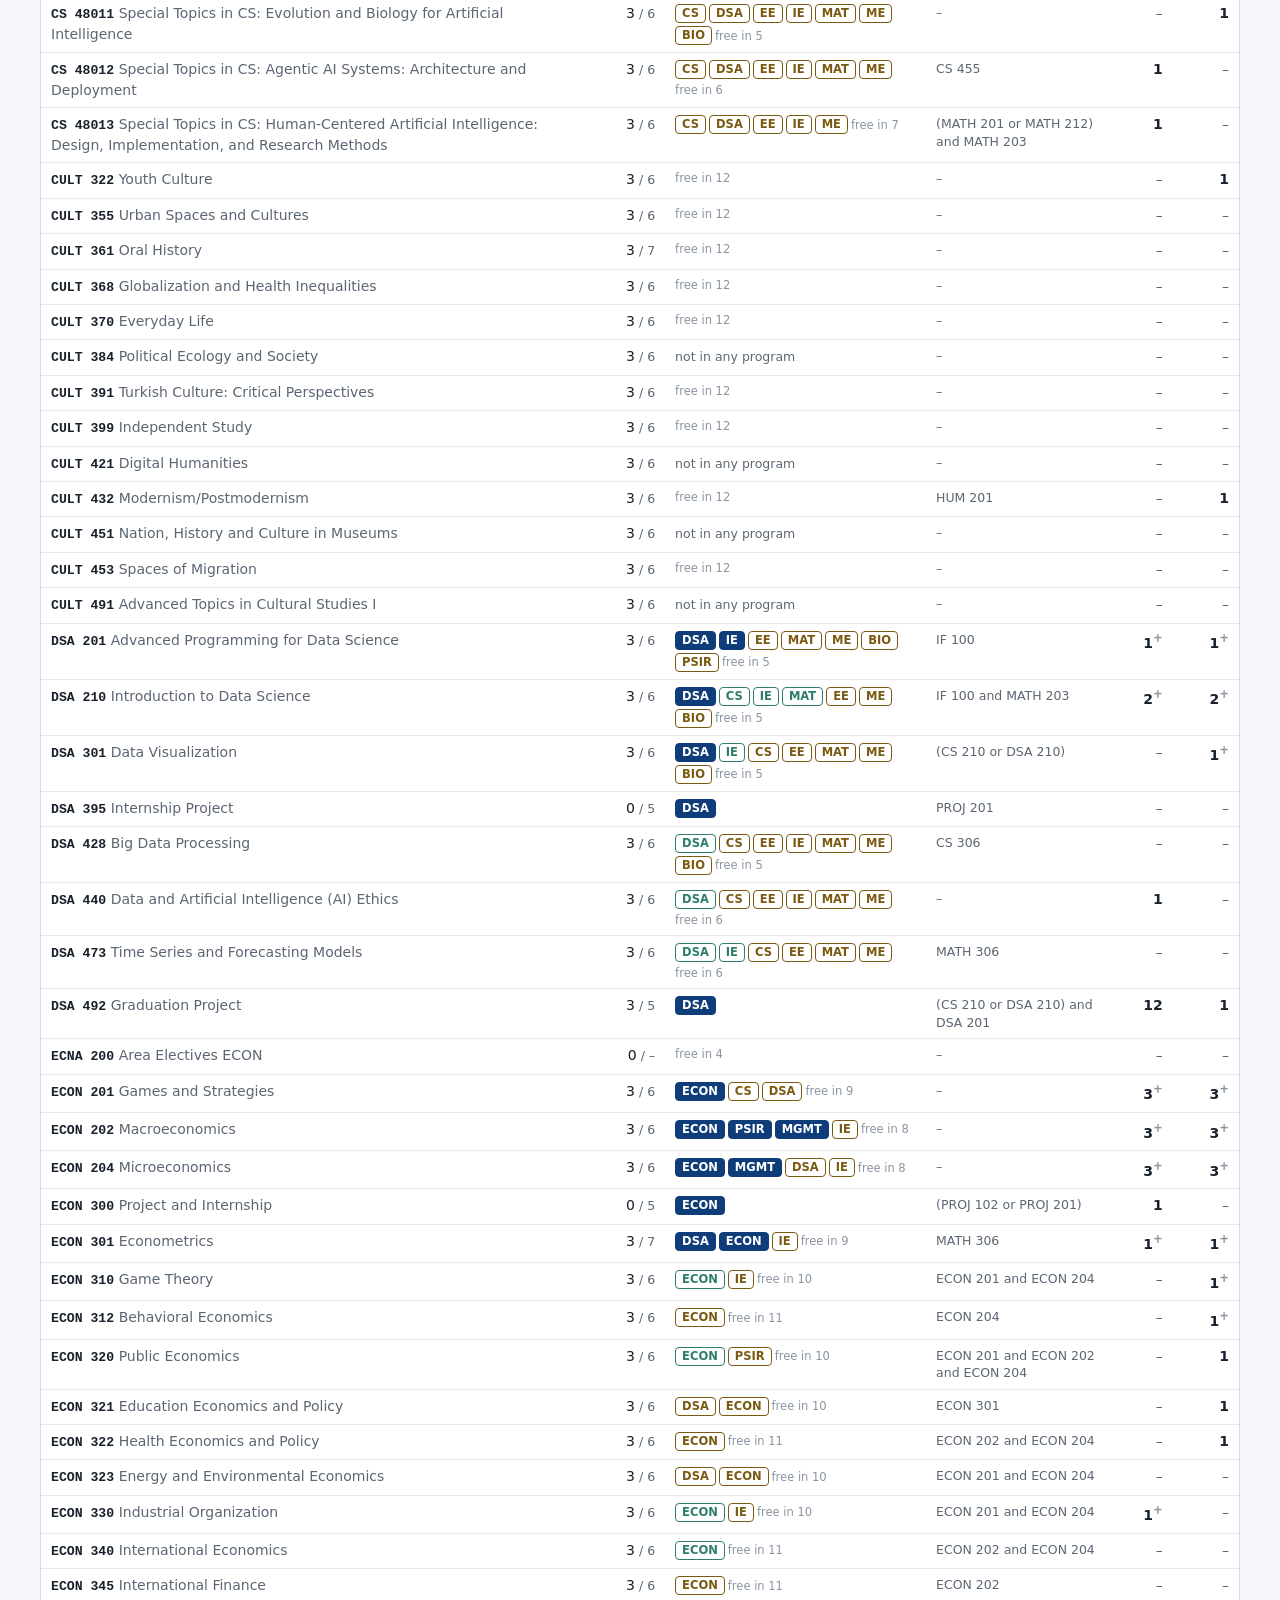
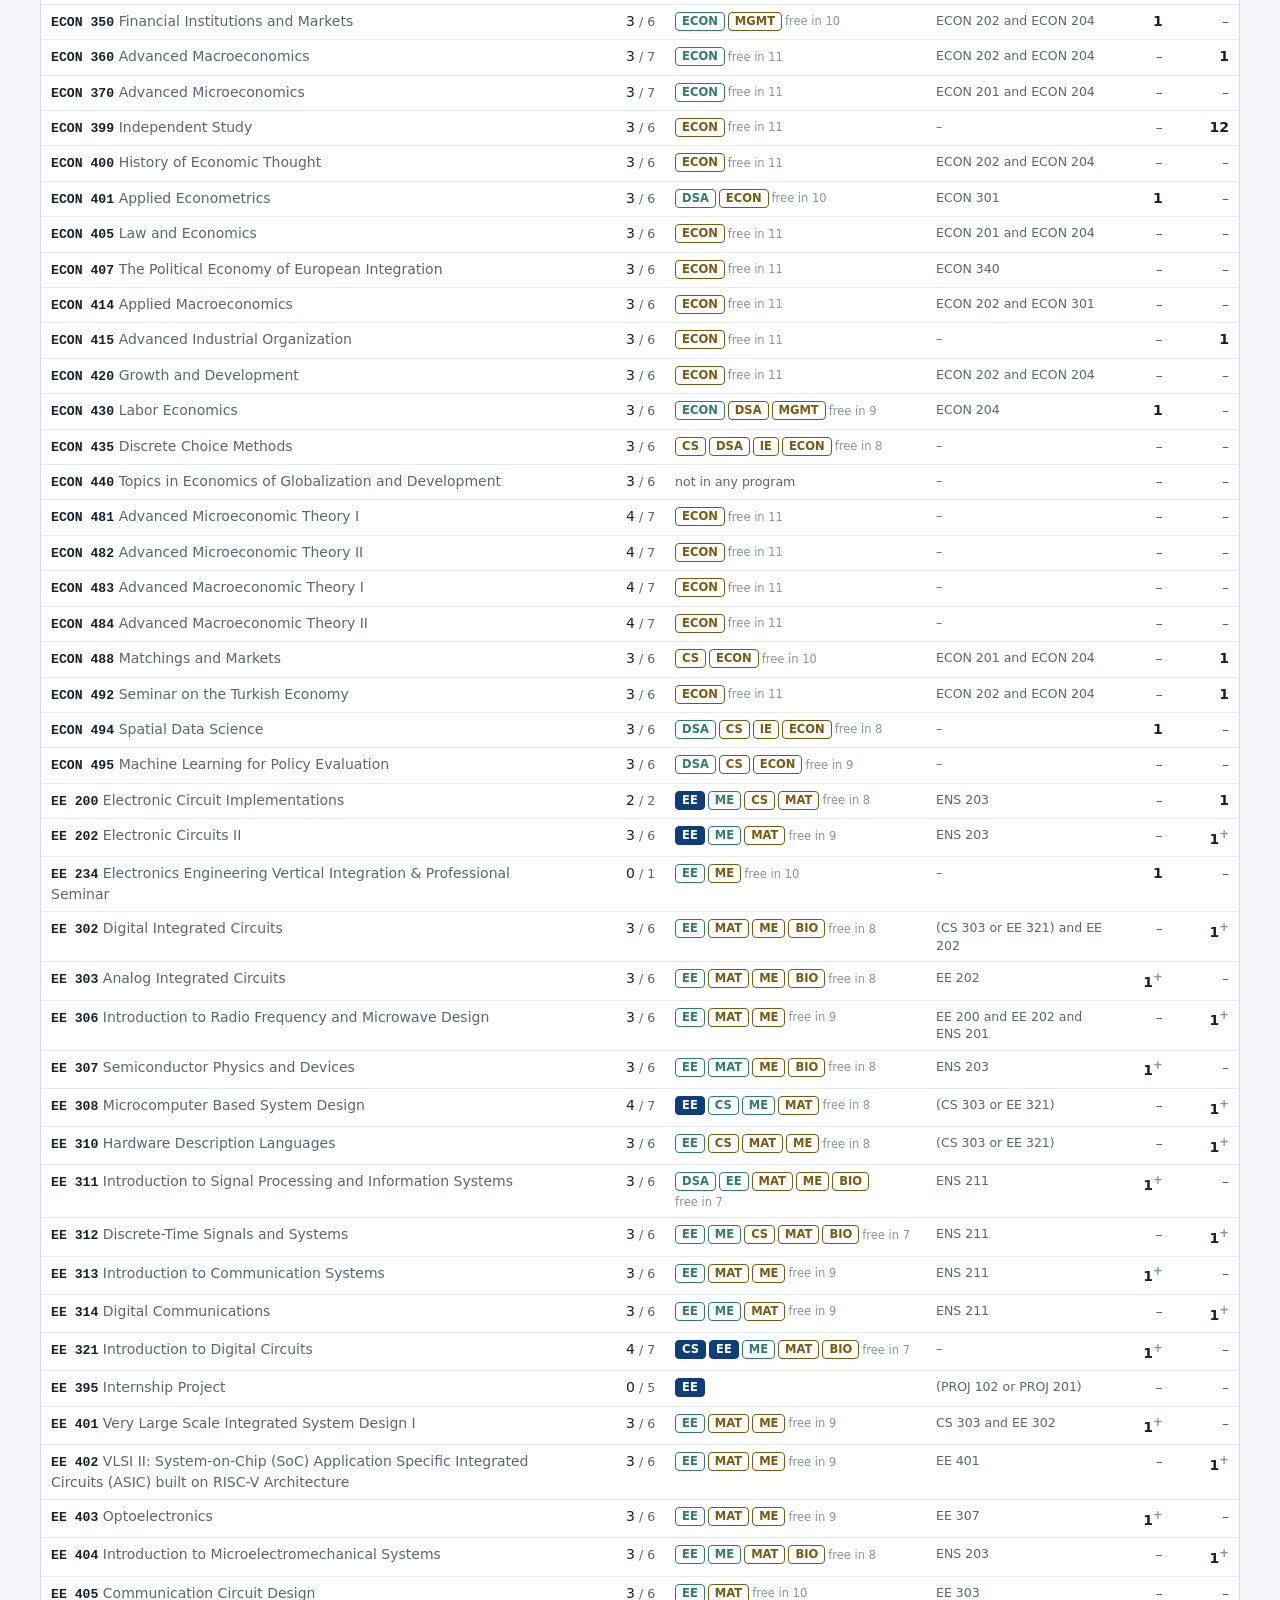
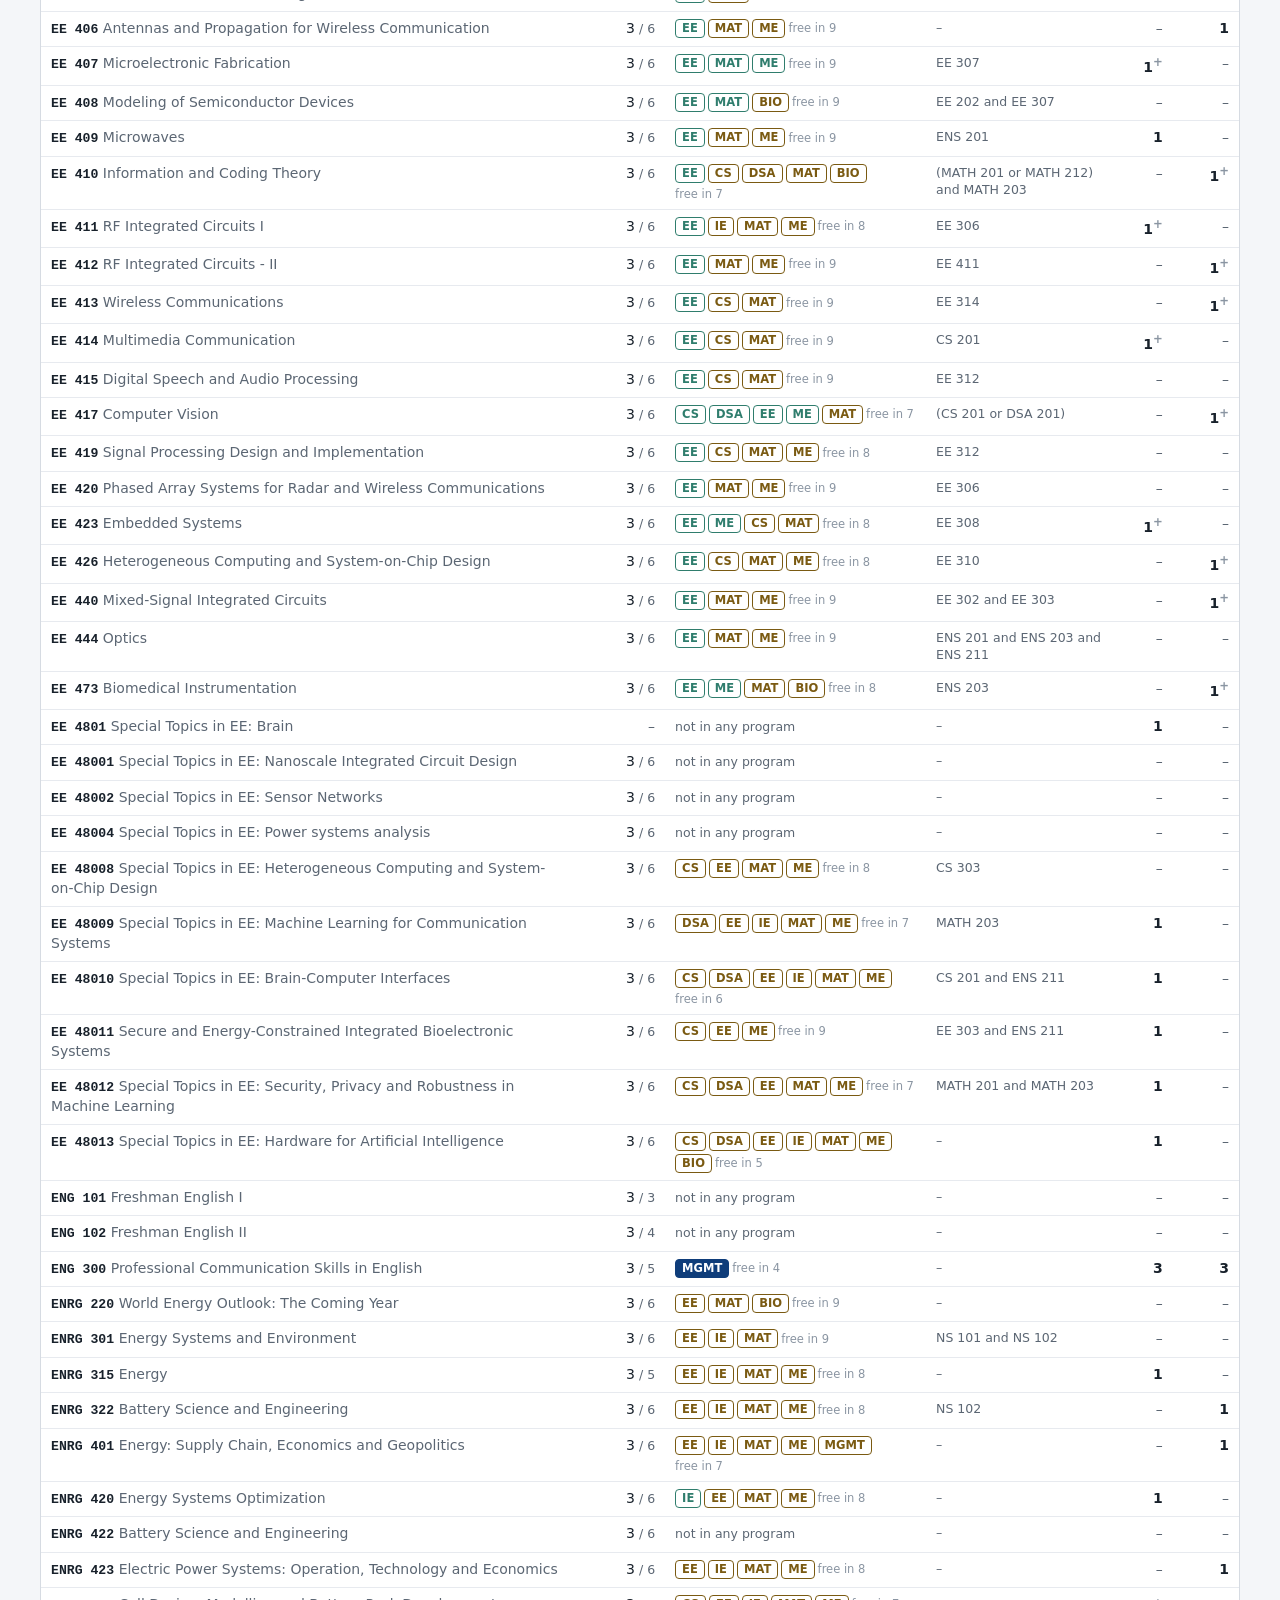
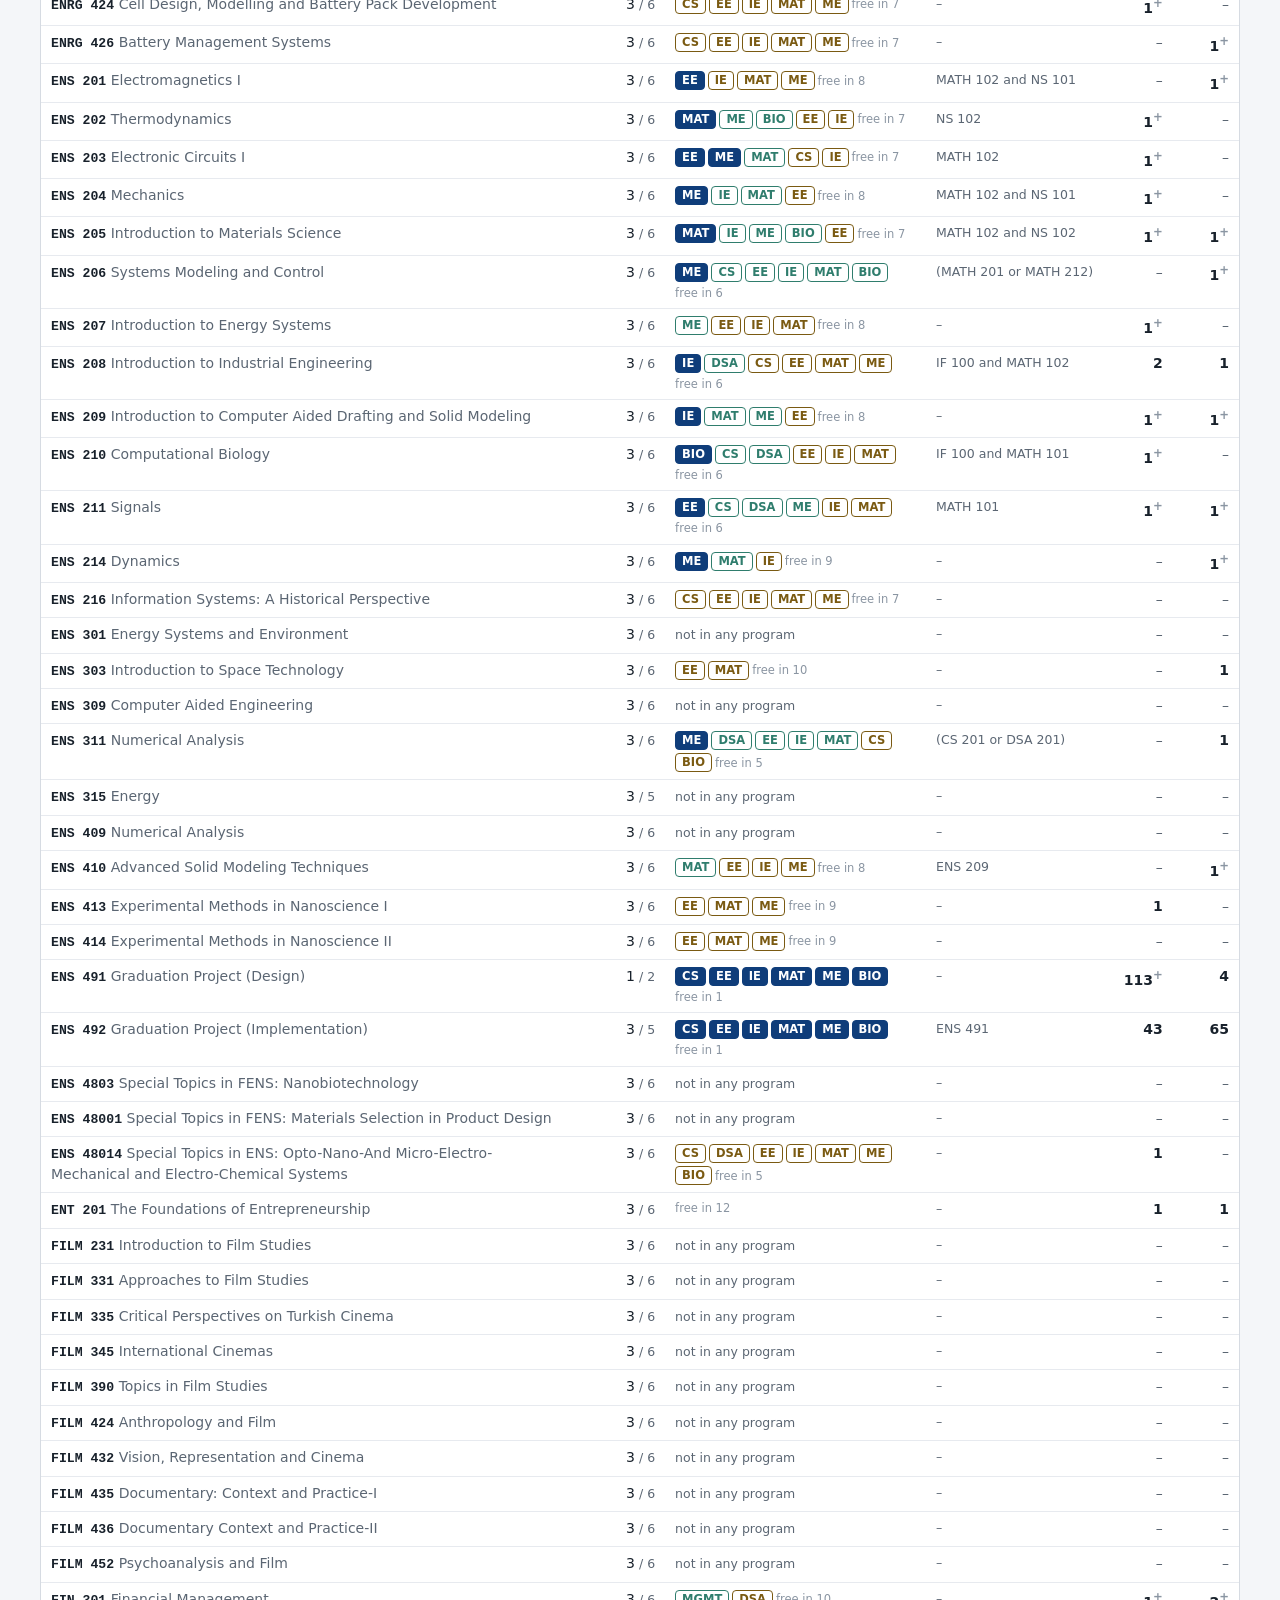
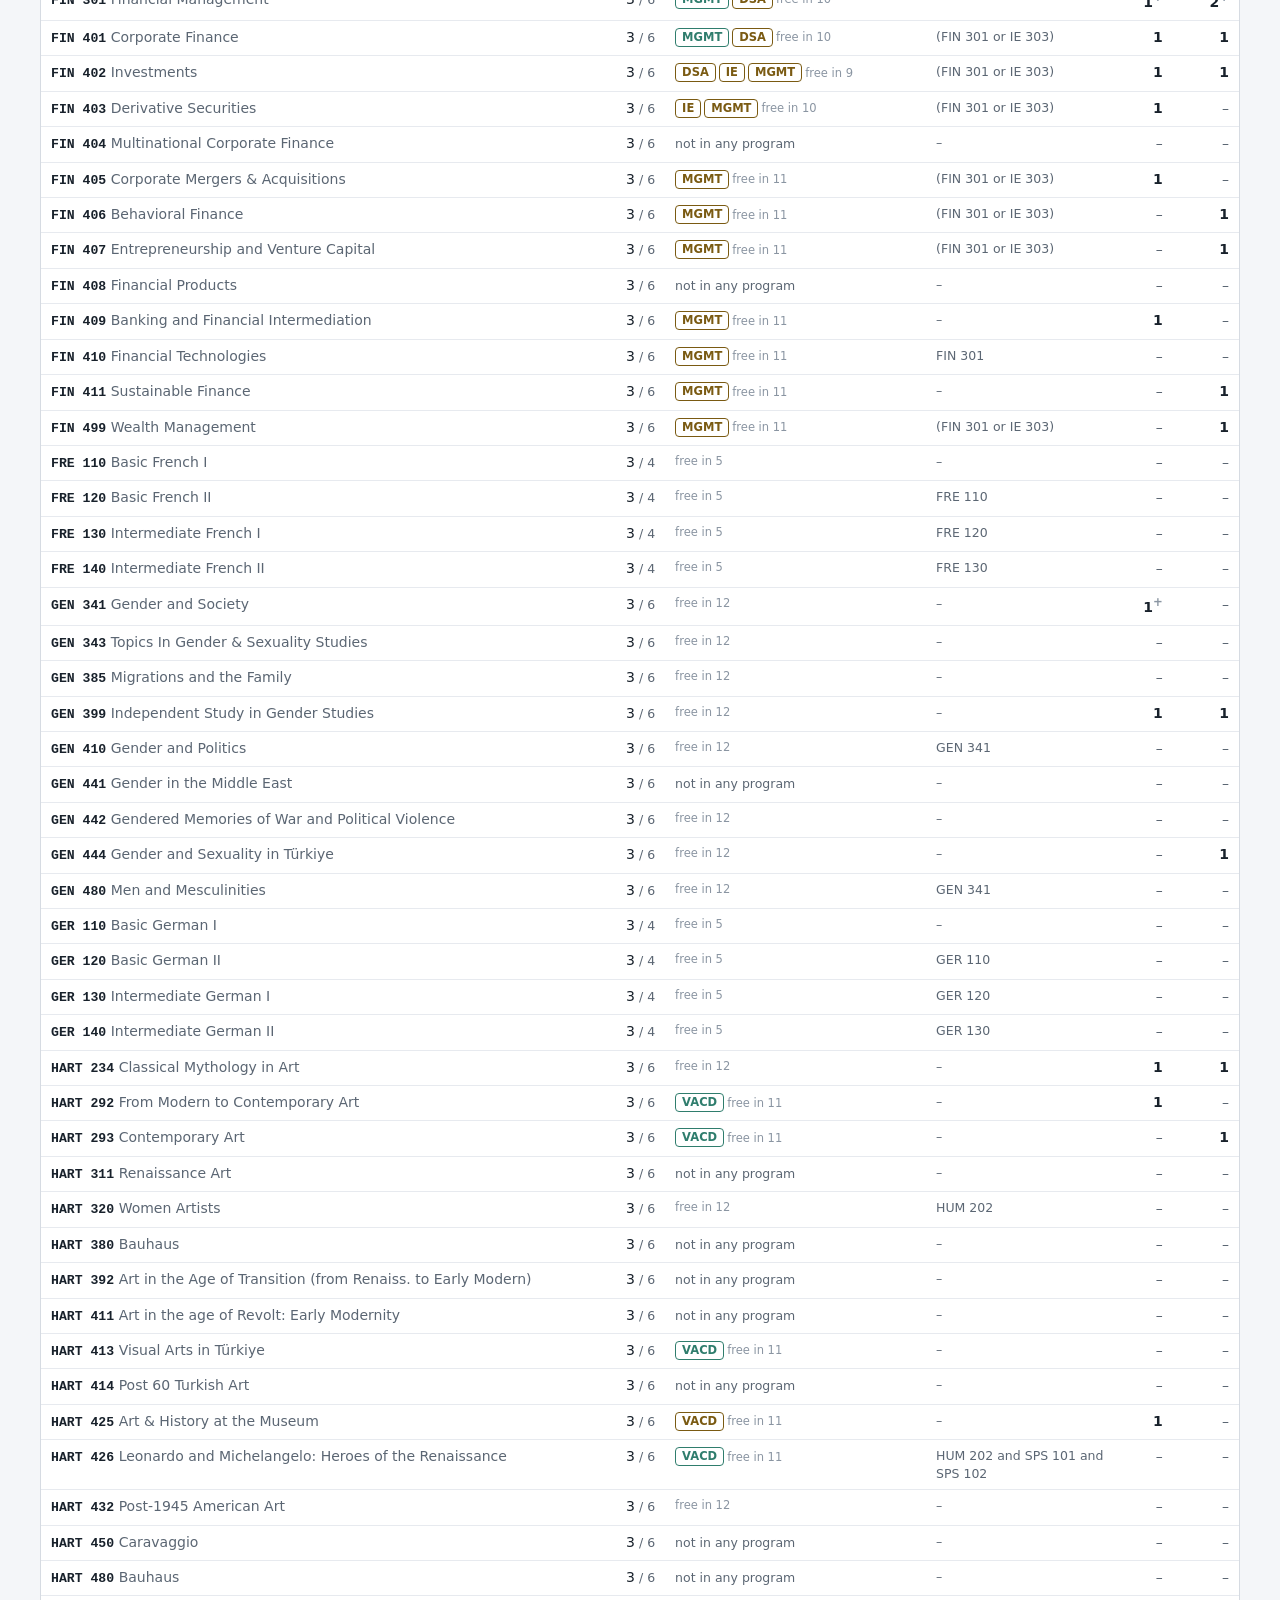
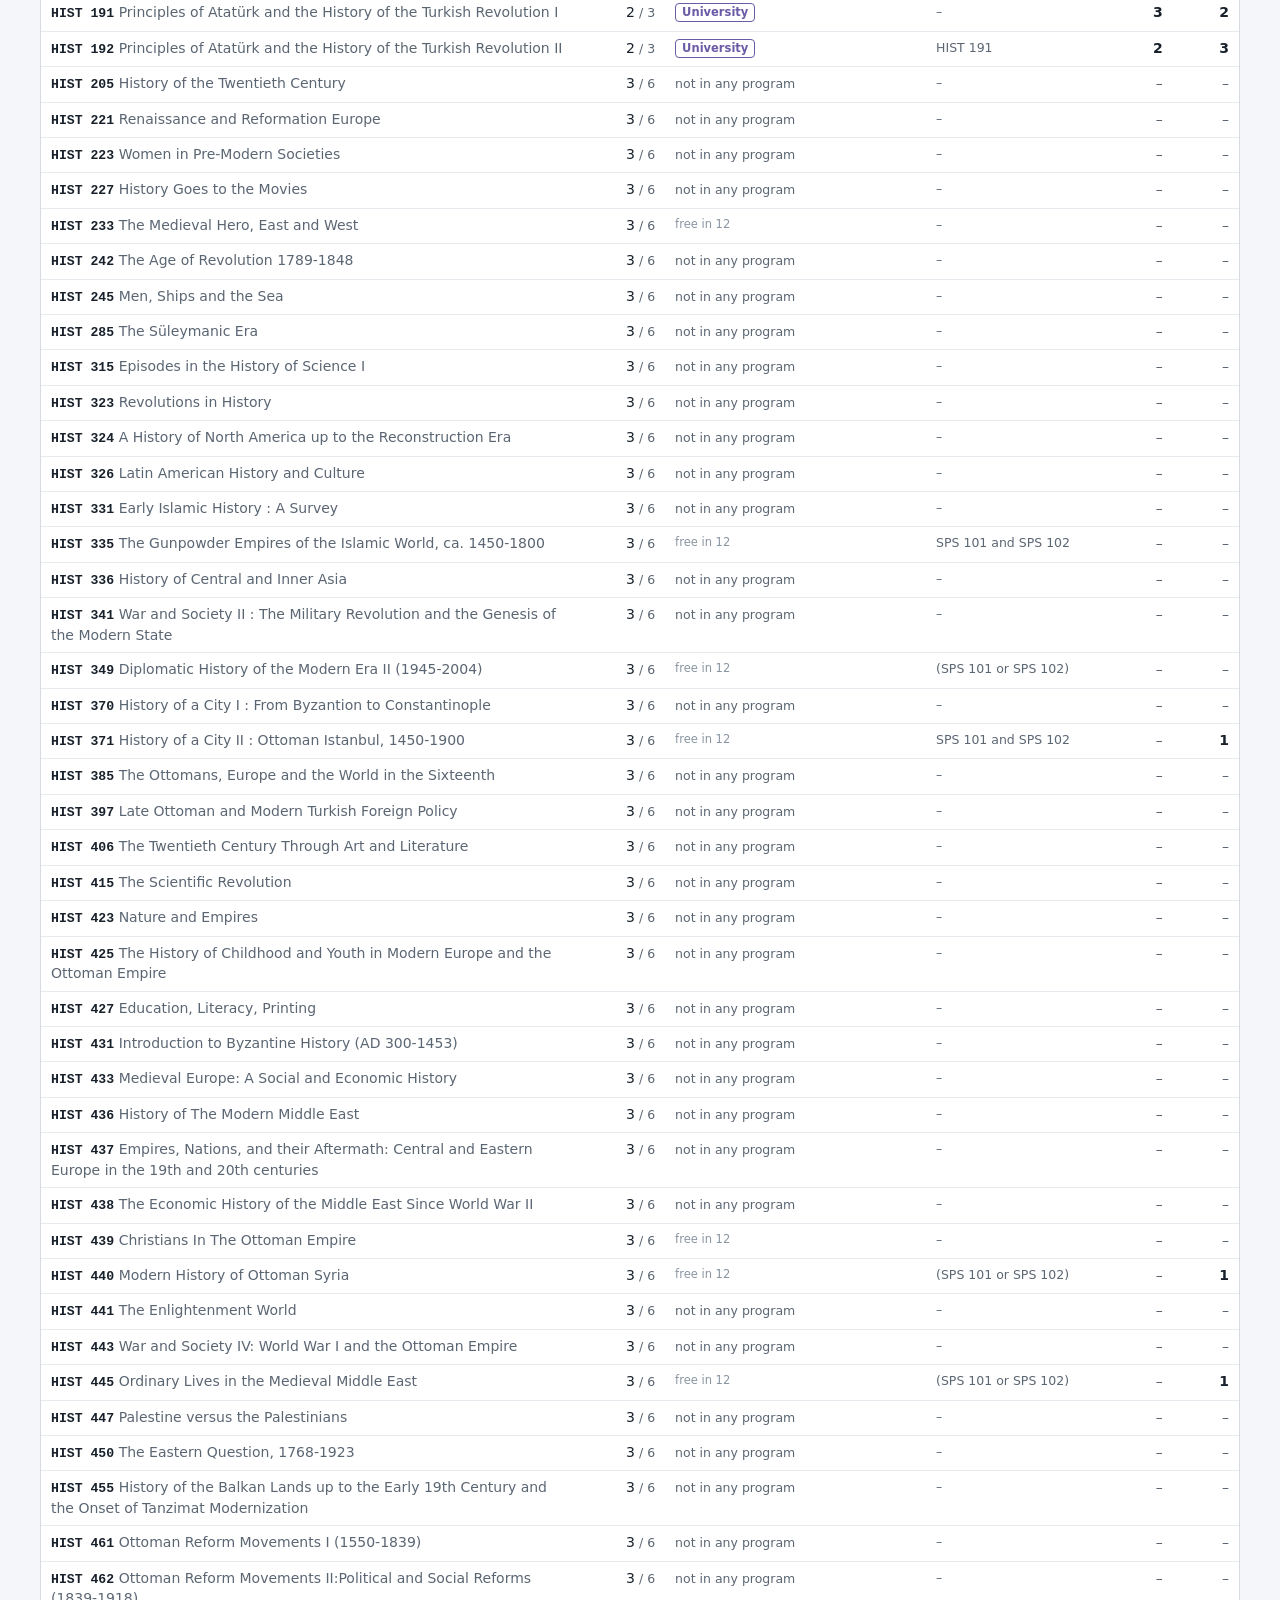
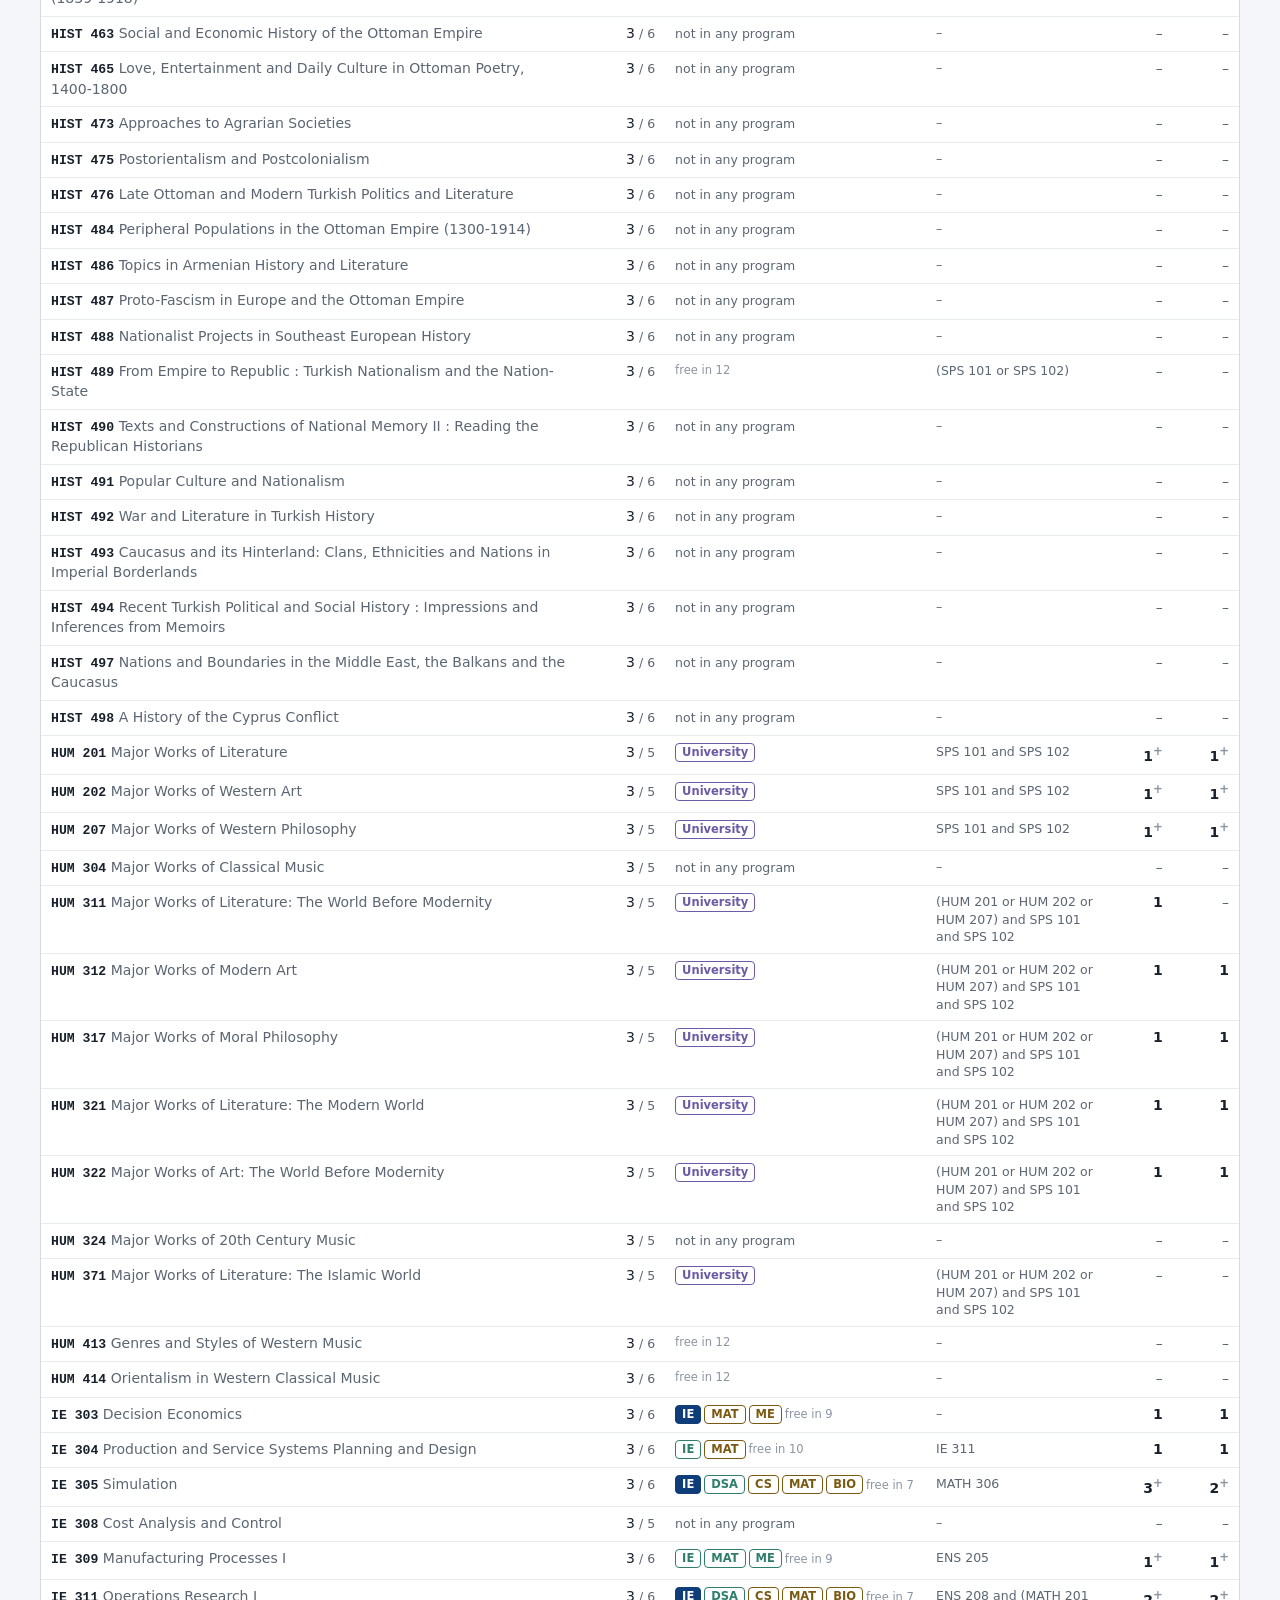
<file: courses.html>
<!doctype html>
<html lang="en">
<head>
  <meta charset="utf-8">
  <meta name="viewport" content="width=device-width, initial-scale=1">
  <title>SU Planner Admin – Course overview</title>
  <meta name="description" content="Every Sabancı University course: which programs list it, prerequisites, credits and sections.">
  <link rel="stylesheet" href="css/admin.css?v=202611161908">
  <link rel="stylesheet" href="css/courses.css?v=202611161908">
</head>
<body>
  <header class="topbar">
    <h1 class="brand"><a href="bigrooms.html">SU<span class="bp"> Planner</span> <small>Admin</small></a></h1>
    <nav class="page-tabs" aria-label="Pages">
      <a href="bigrooms.html"><span class="long">Big rooms</span><span class="short">Big rooms</span></a>
      <a href="currentschedule.html"><span class="long">Current schedule</span><span class="short">Current</span></a>
      <a href="newschedule.html"><span class="long">New schedule</span><span class="short">New</span></a>
      <a href="others.html" aria-current="page"><span class="long">Others</span><span class="short">Others</span></a>
    </nav>
    <a class="student-link" href="https://atamolla.github.io/su-planner/">Student site ↗</a>
  </header>
  <nav class="sub-tabs" aria-label="Other pages"><span>Others:</span>
    <a href="clashes.html">Required-course clashes</a>
    <a href="courses.html" aria-current="page">Course overview</a>
    <a href="rooms.html">Room &amp; time usage</a>
    <a href="changes.html">Curriculum changes</a>
    <a href="model.html">Timetable model</a>
  </nav>

  <main>
    <section class="page-head">
      <h2>Course overview</h2>
      <p>Every undergraduate course in the degree requirements or on this year's class schedule: which of the 12
        programs list it and as what, its prerequisites, credits, and how many sections it has in Fall and Spring.
        Click a course for its sections.</p>
    </section>

    <div class="controls">
      <input id="q" type="search" placeholder="Code or name, e.g. CS 2 or algorithms" aria-label="Search courses">
      <label>Entry year <select id="entry"></select></label>
      <label>Program <select id="program"></select></label>
      <label>Listed as <select id="role">
        <option value="">anything</option>
        <option value="required">Required</option>
        <option value="core">Core elective</option>
        <option value="area">Area elective</option>
        <option value="university">University course</option>
        <option value="free">Free elective only</option>
        <option value="none">Not in any program</option>
      </select></label>
      <label>Runs in <select id="offered">
        <option value="">any term</option>
        <option value="fall">Fall</option>
        <option value="spring">Spring</option>
        <option value="both">Fall and Spring</option>
        <option value="fall-only">Fall only</option>
        <option value="spring-only">Spring only</option>
        <option value="neither">Neither this year</option>
      </select></label>
      <label>Level <select id="level">
        <option value="">all</option>
        <option value="0">0xx</option><option value="1">1xx</option><option value="2">2xx</option>
        <option value="3">3xx</option><option value="4">4xx</option>
      </select></label>
      <span id="count" class="count" aria-live="polite"></span>
    </div>

    <div class="legend small muted">
      <span class="chip required">CS</span> required ·
      <span class="chip requirement">ECON</span> required, choose from a list ·
      <span class="chip core">CS</span> core elective ·
      <span class="chip area">CS</span> area elective ·
      <span class="chip university">CS</span> university course ·
      <span class="chip free">CS</span> free elective
    </div>

    <div id="list" class="table-wrap"></div>
    <p class="note">Programs and roles follow the degree requirements for the chosen entry year. A course is shown
      under the first group that lists it (required before core, core before area, …); free electives are counted,
      not listed. Section counts are for the main part (usually the lecture); recitations and labs are in the details.
      Fall = Fall 2026-27, Spring = Spring 2026-27.</p>
  </main>

  <script src="data/courses.js?v=202611161908"></script>
  <script src="data/schedule-202602.js?v=202611161908"></script>
  <script src="data/requirements.js?v=202611161908"></script>
  <script src="js/programs.js?v=202611161908"></script>
  <script src="js/shared.js?v=202611161908"></script>
  <script src="js/times.js?v=202611161908"></script>
  <script src="js/common.js?v=202611161908"></script>
  <script src="js/courses.js?v=202611161908"></script>
</body>
</html>
</file>
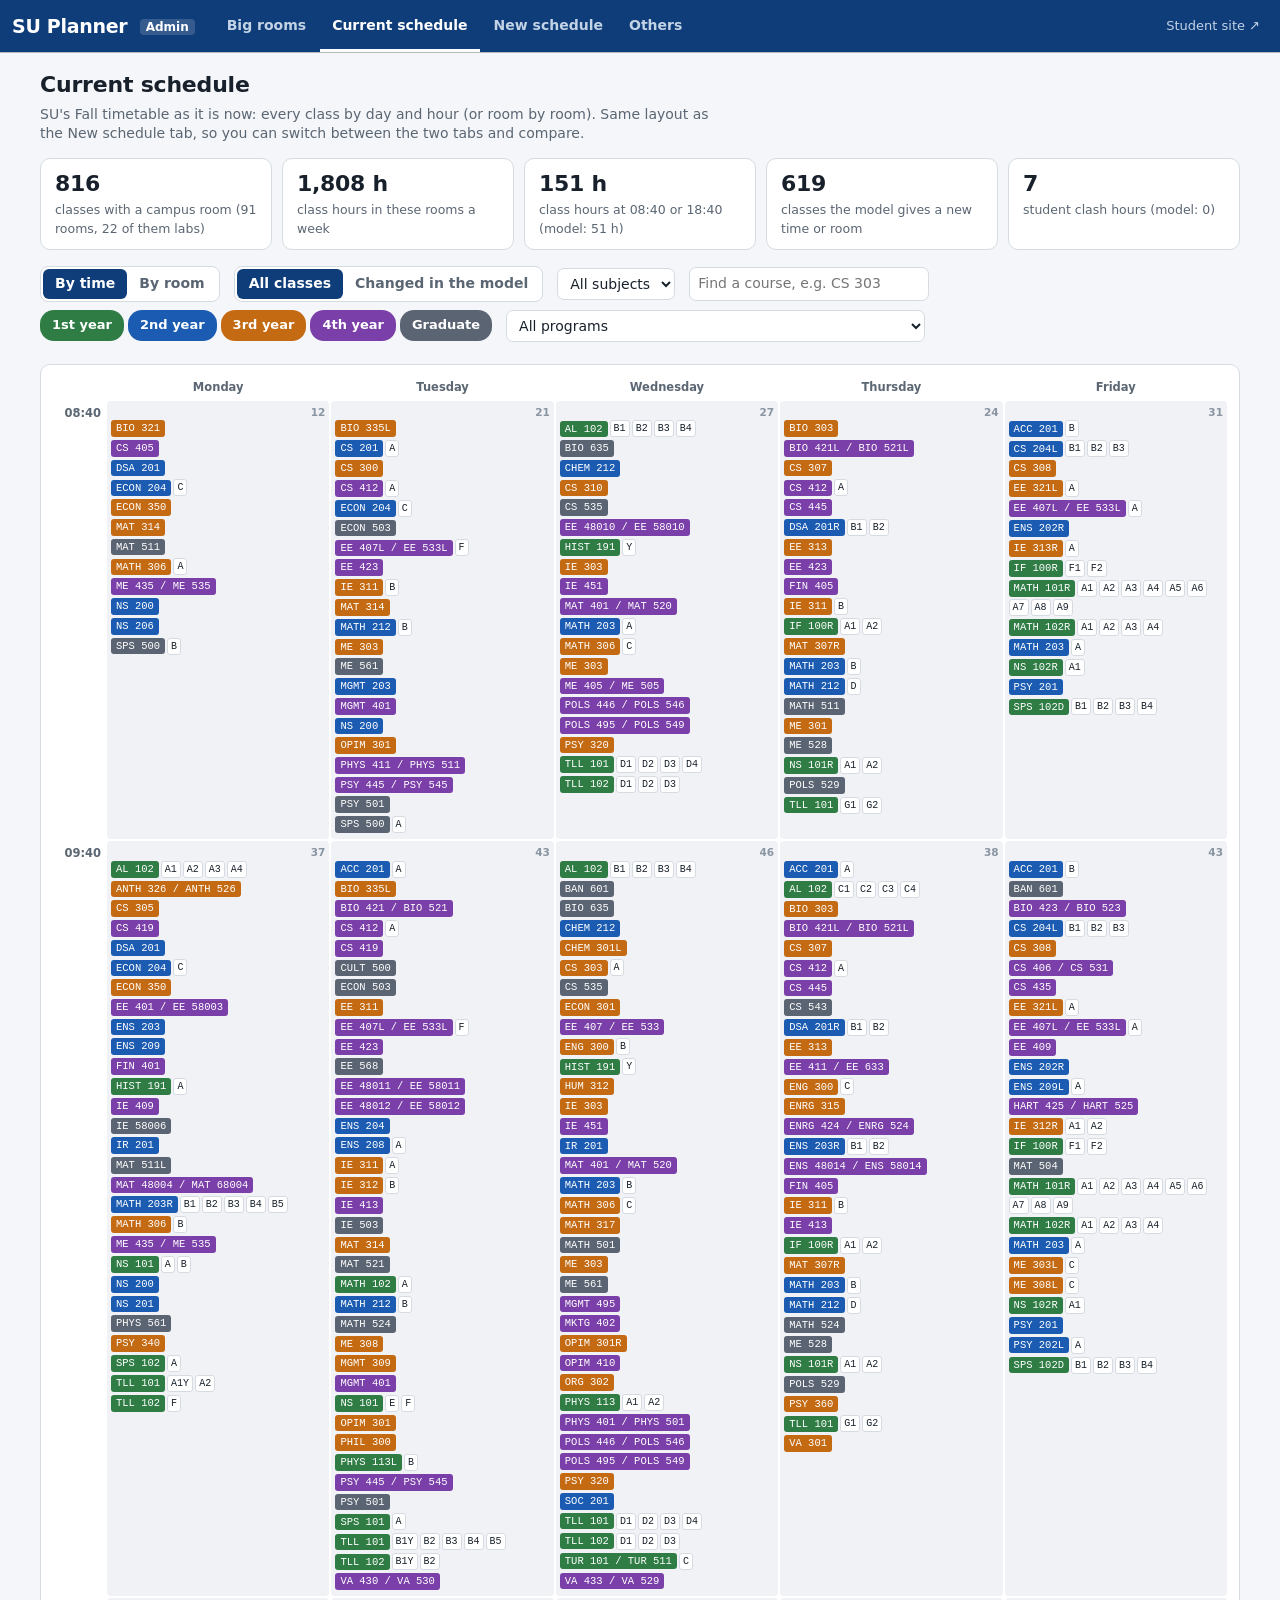
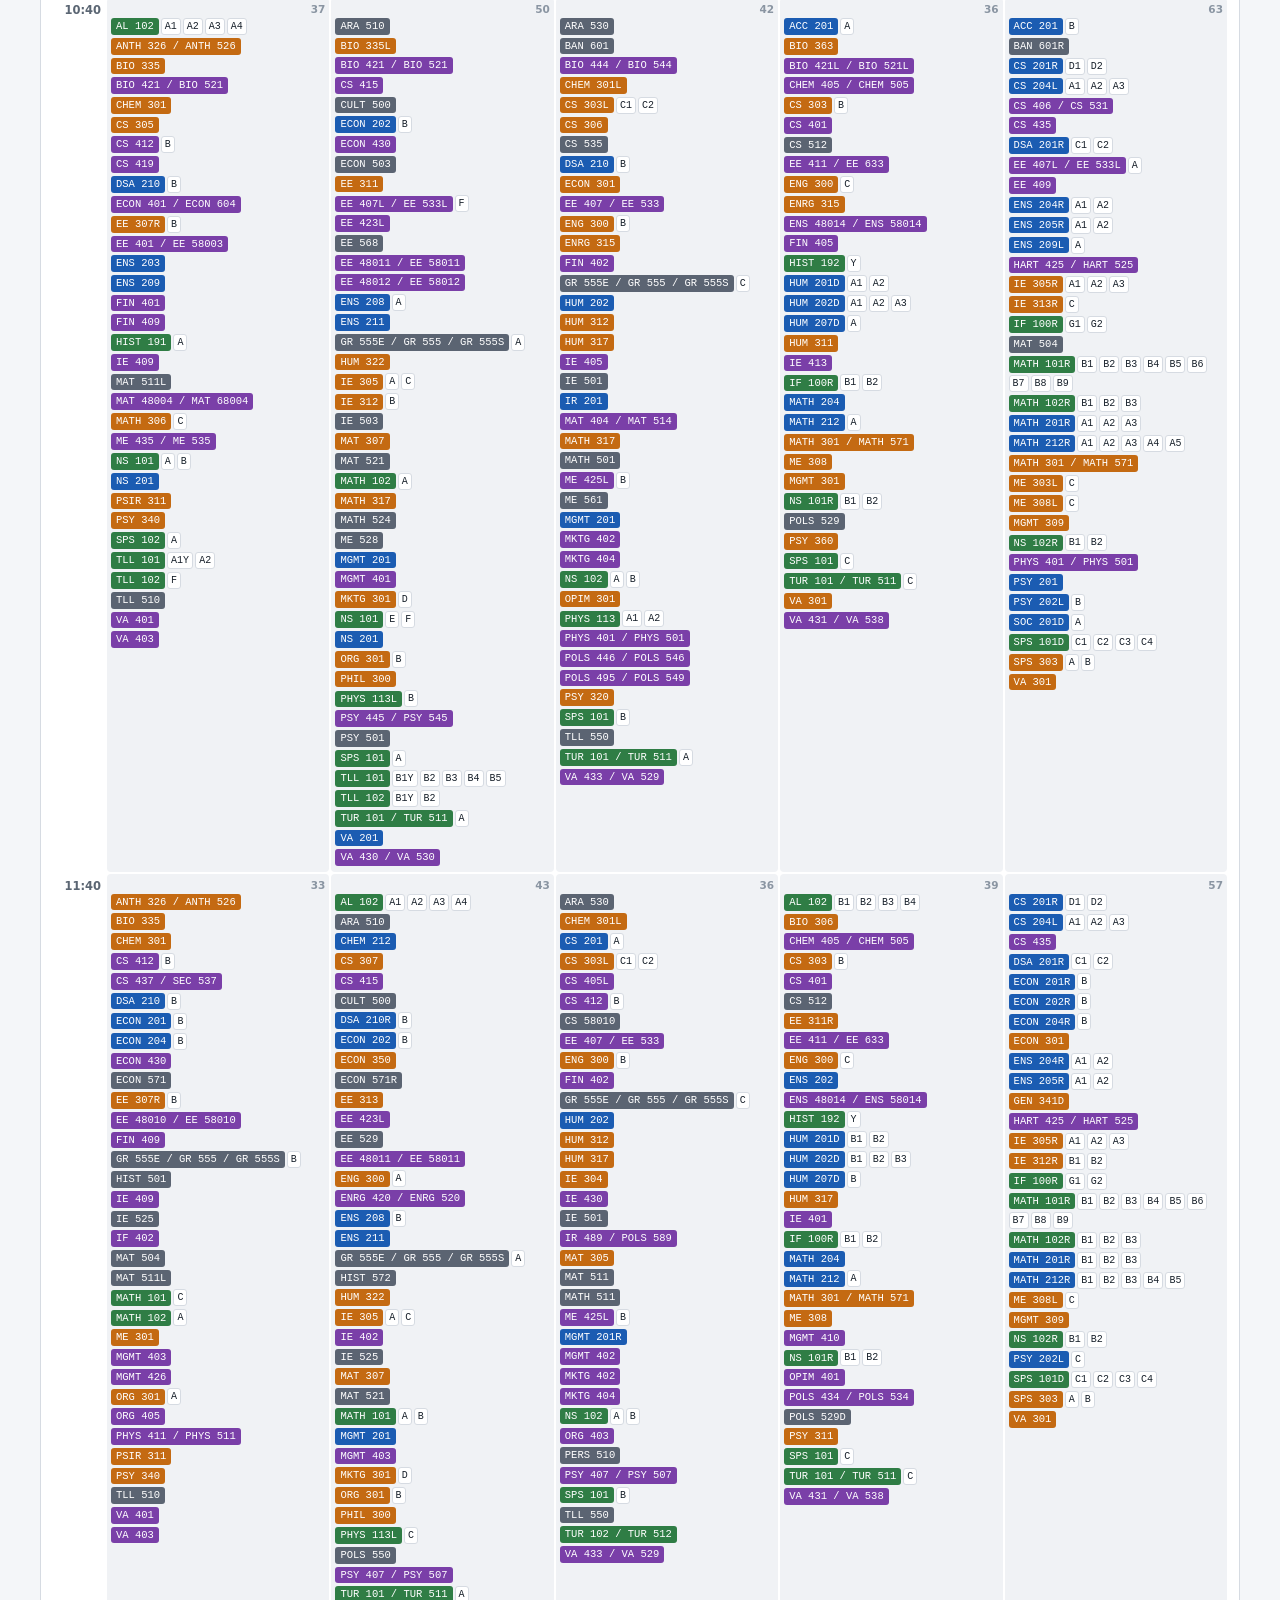
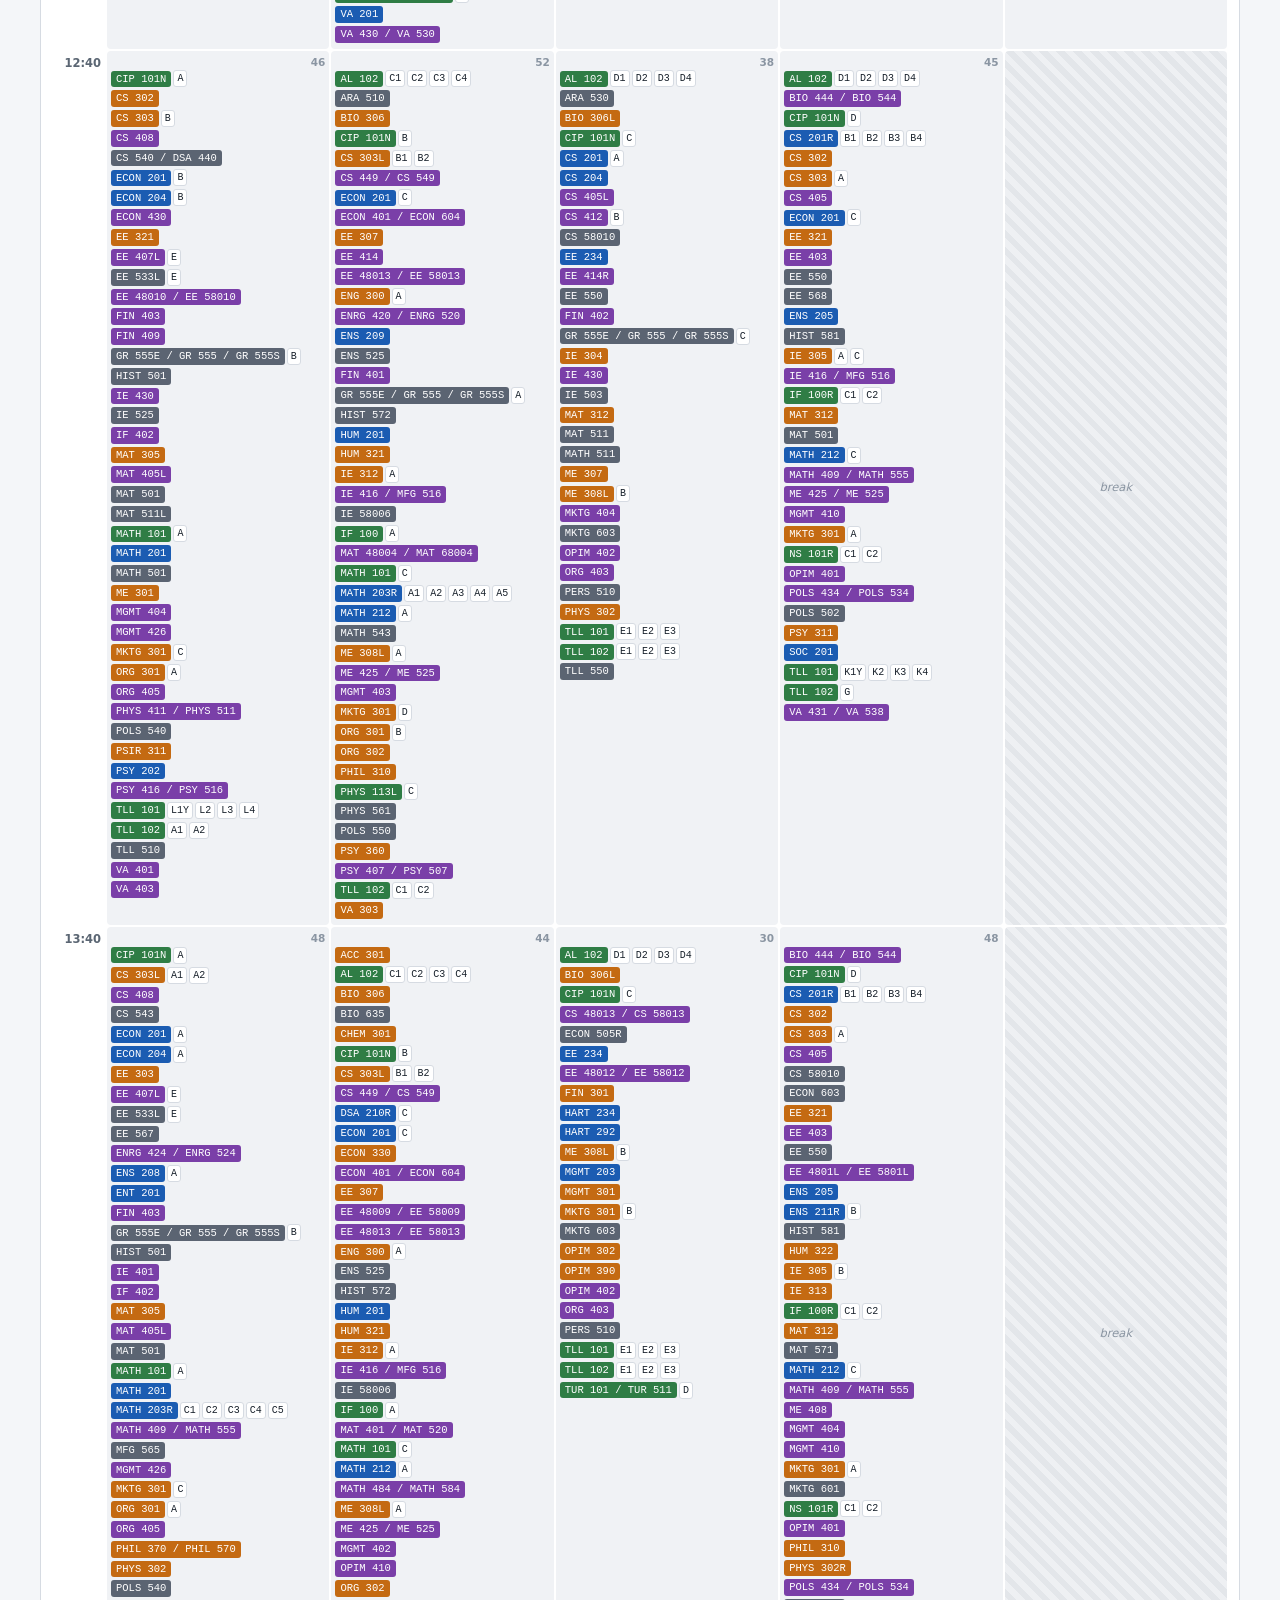
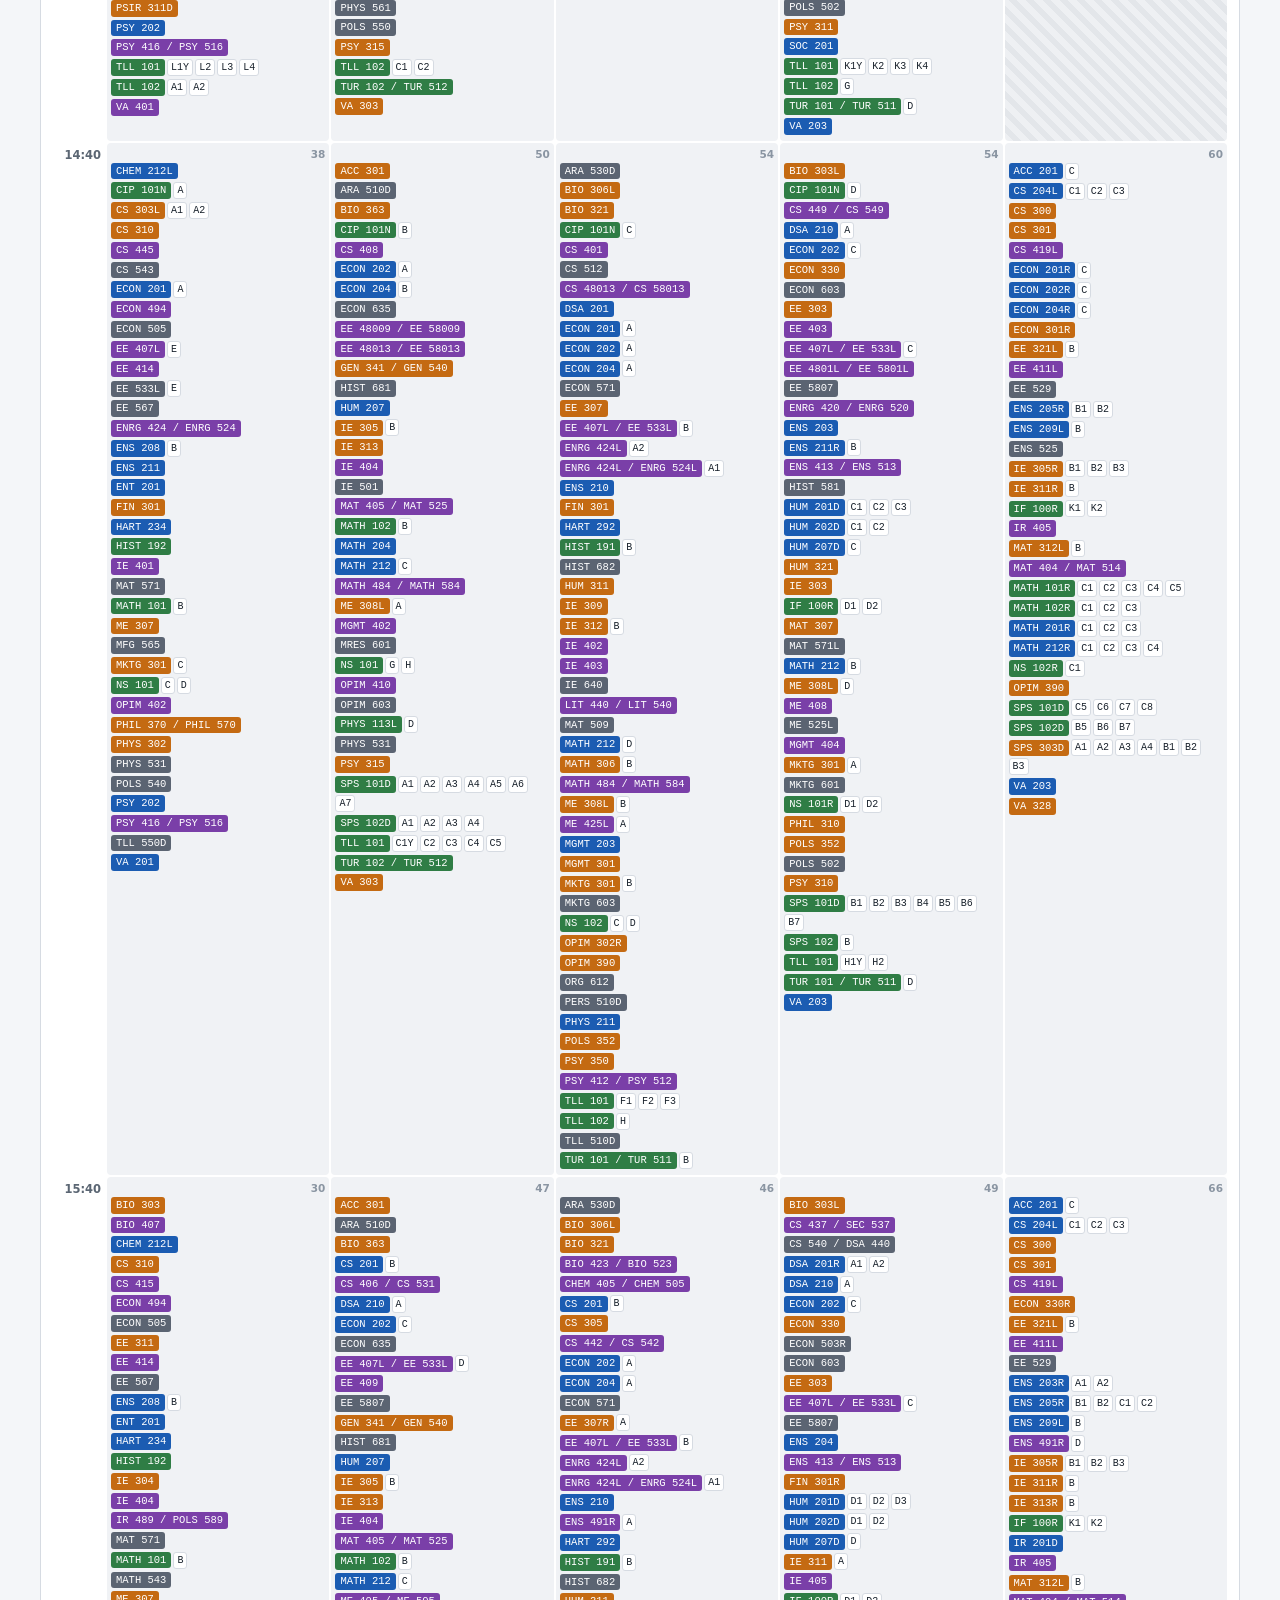
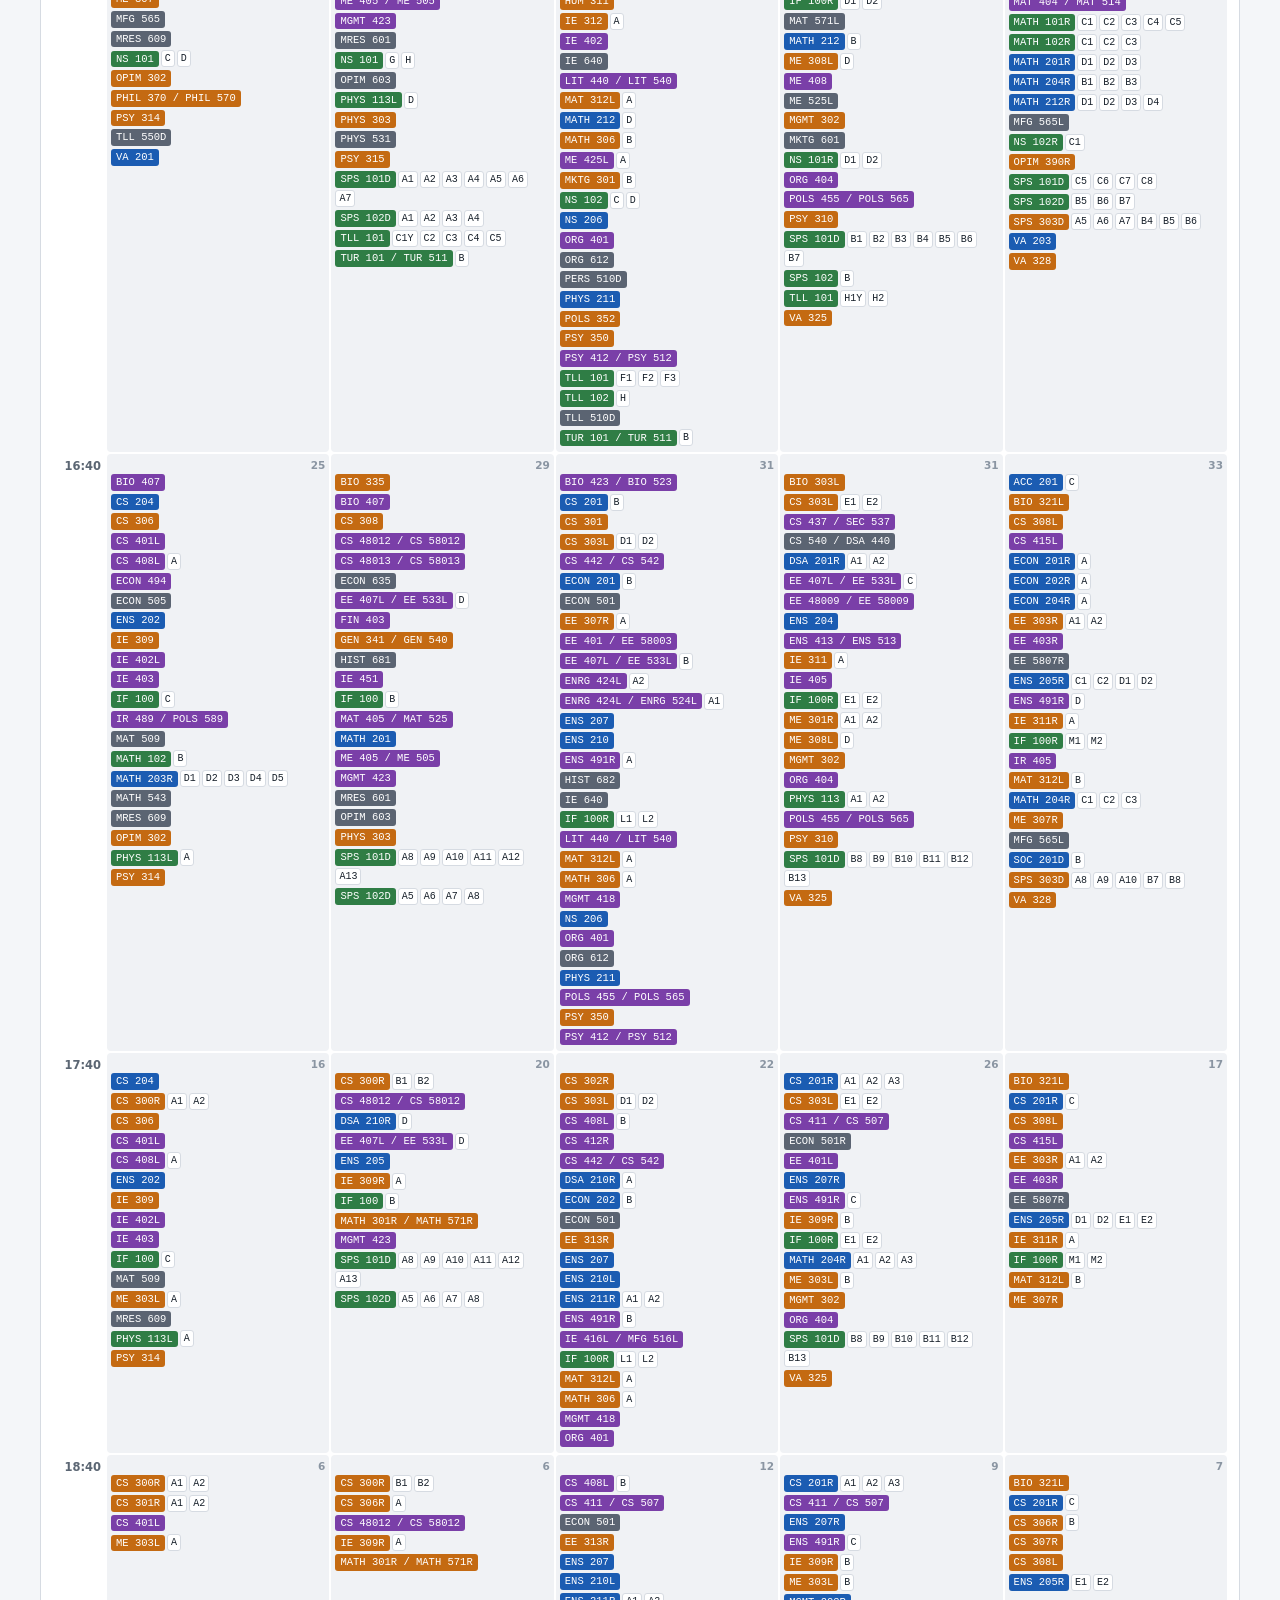
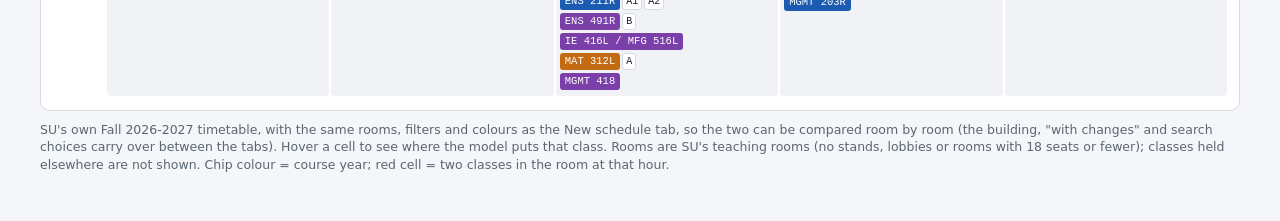
<file: currentschedule.html>
<!doctype html>
<html lang="en">
<head>
  <meta charset="utf-8">
  <meta name="viewport" content="width=device-width, initial-scale=1">
  <title>SU Planner Admin – Current schedule</title>
  <meta name="description" content="SU's Fall timetable as it is now, room by room, to compare with the model's new schedule.">
  <link rel="stylesheet" href="css/admin.css?v=202611161908">
  <link rel="stylesheet" href="css/bigrooms.css?v=202611161908">
  <link rel="stylesheet" href="css/newschedule.css?v=202611161908">
</head>
<body data-mode="current">
  <header class="topbar">
    <h1 class="brand"><a href="bigrooms.html">SU<span class="bp"> Planner</span> <small>Admin</small></a></h1>
    <nav class="page-tabs" aria-label="Pages">
      <a href="bigrooms.html"><span class="long">Big rooms</span><span class="short">Big rooms</span></a>
      <a href="currentschedule.html" aria-current="page"><span class="long">Current schedule</span><span class="short">Current</span></a>
      <a href="newschedule.html"><span class="long">New schedule</span><span class="short">New</span></a>
      <a href="others.html"><span class="long">Others</span><span class="short">Others</span></a>
    </nav>
    <a class="student-link" href="https://atamolla.github.io/su-planner/">Student site ↗</a>
  </header>

  <main>
    <section class="page-head">
      <h2>Current schedule</h2>
      <p>SU's Fall timetable as it is now: every class by day and hour (or room by room). Same layout as the
        New schedule tab, so you can switch between the two tabs and compare.</p>
    </section>

    <div id="tiles" class="tiles"></div>

    <div class="controls">
      <div id="view" class="seg" role="group" aria-label="View"></div>
      <div id="only" class="seg" role="group" aria-label="Which classes"></div>
      <select id="bld" aria-label="Building"></select>
      <select id="subj" aria-label="Subject"></select>
      <input id="q" type="search" placeholder="Find a course, e.g. CS 303" aria-label="Find a course">
    </div>
    <div class="controls ns-filters">
      <div id="years" class="years" role="group" aria-label="Show or hide course years"></div>
      <select id="prog" aria-label="Program"></select>
      <select id="entry" aria-label="Curriculum of entry year"></select>
      <div id="cats" class="seg" role="group" aria-label="Program course types"></div>
      <div id="season" class="seg" role="group" aria-label="Suggested plan semesters"></div>
    </div>
    <div class="legend-row ns-legend" id="legend"></div>

    <div id="out"></div>

    <p class="note" id="foot"></p>
  </main>

  <script src="data/courses.js?v=202611161908"></script>
  <script src="data/schedule-202602.js?v=202611161908"></script>
  <script src="data/requirements.js?v=202611161908"></script>
  <script src="data/model-result.js?v=202611161908"></script>
  <script src="js/programs.js?v=202611161908"></script>
  <script src="js/shared.js?v=202611161908"></script>
  <script src="js/times.js?v=202611161908"></script>
  <script src="js/common.js?v=202611161908"></script>
  <script src="js/plan-core.js?v=202611161908"></script>
  <script src="js/newschedule.js?v=202611161908"></script>
</body>
</html>
</file>
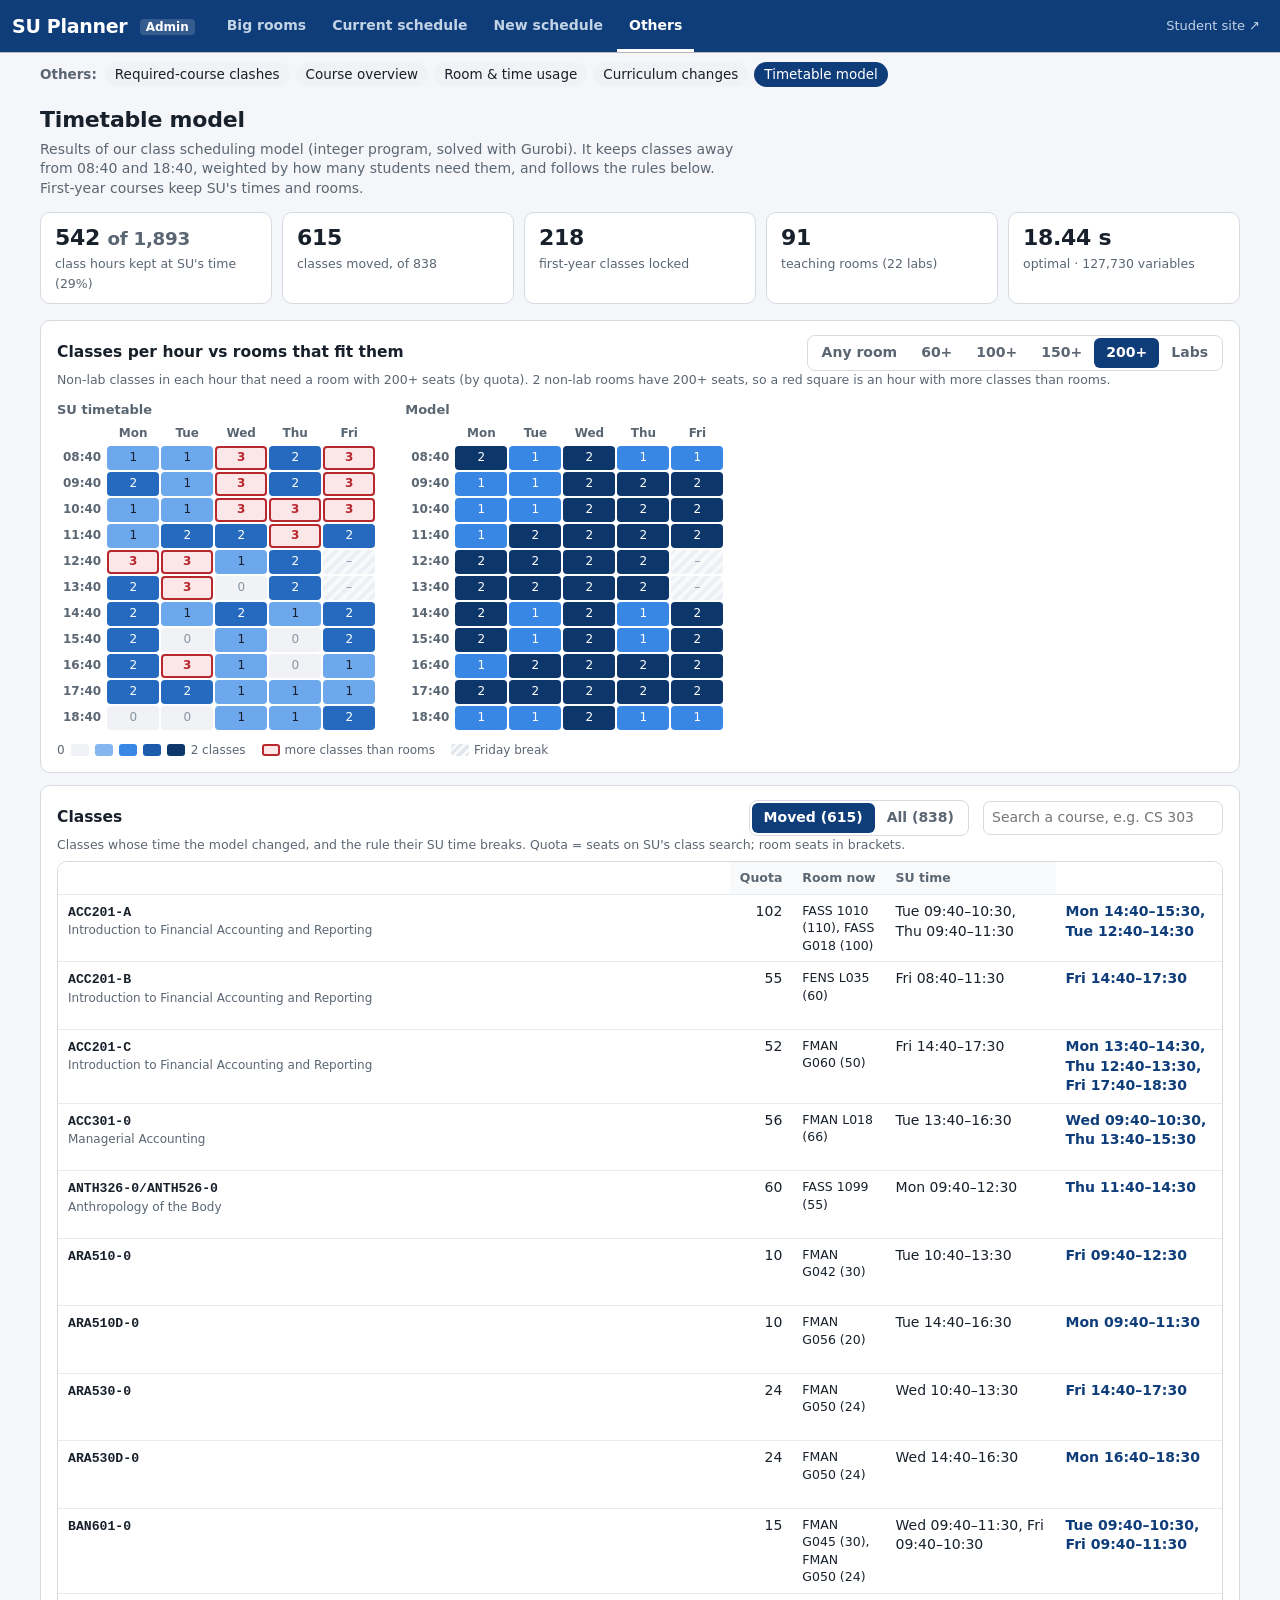
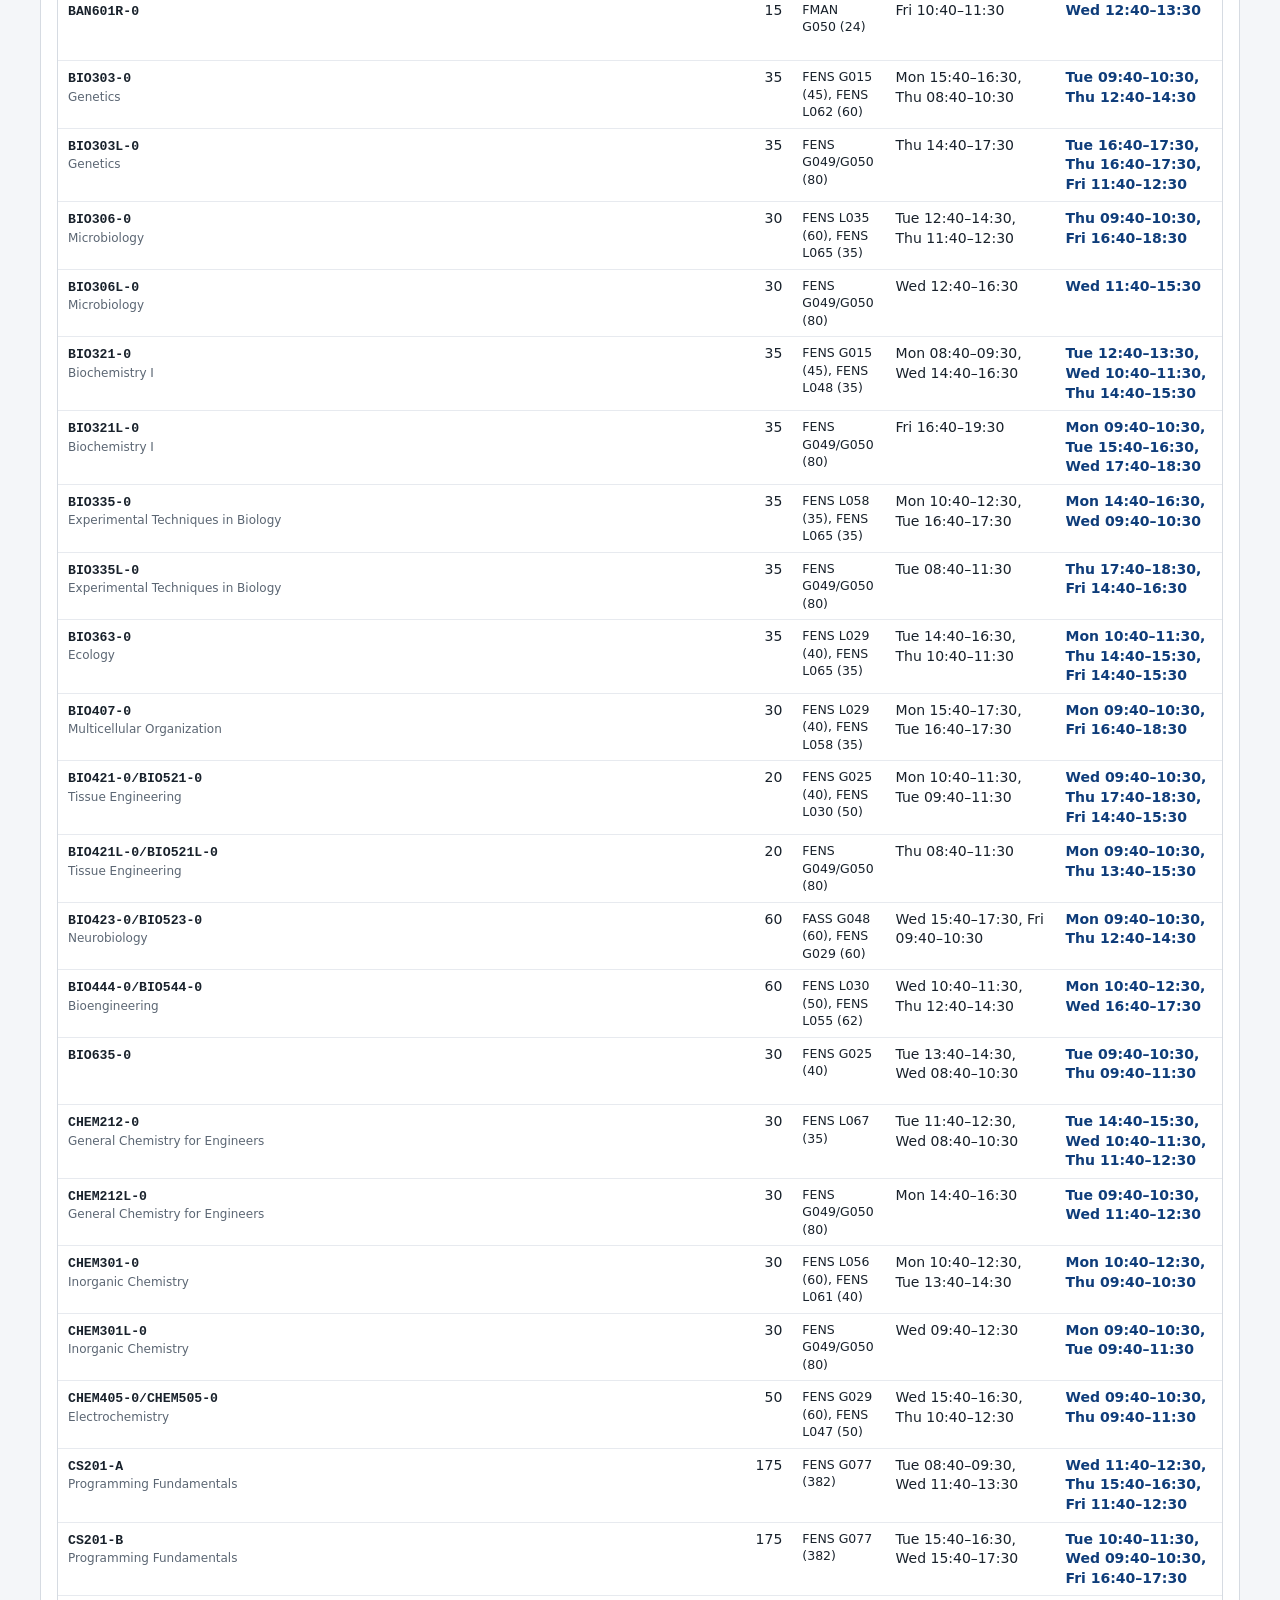
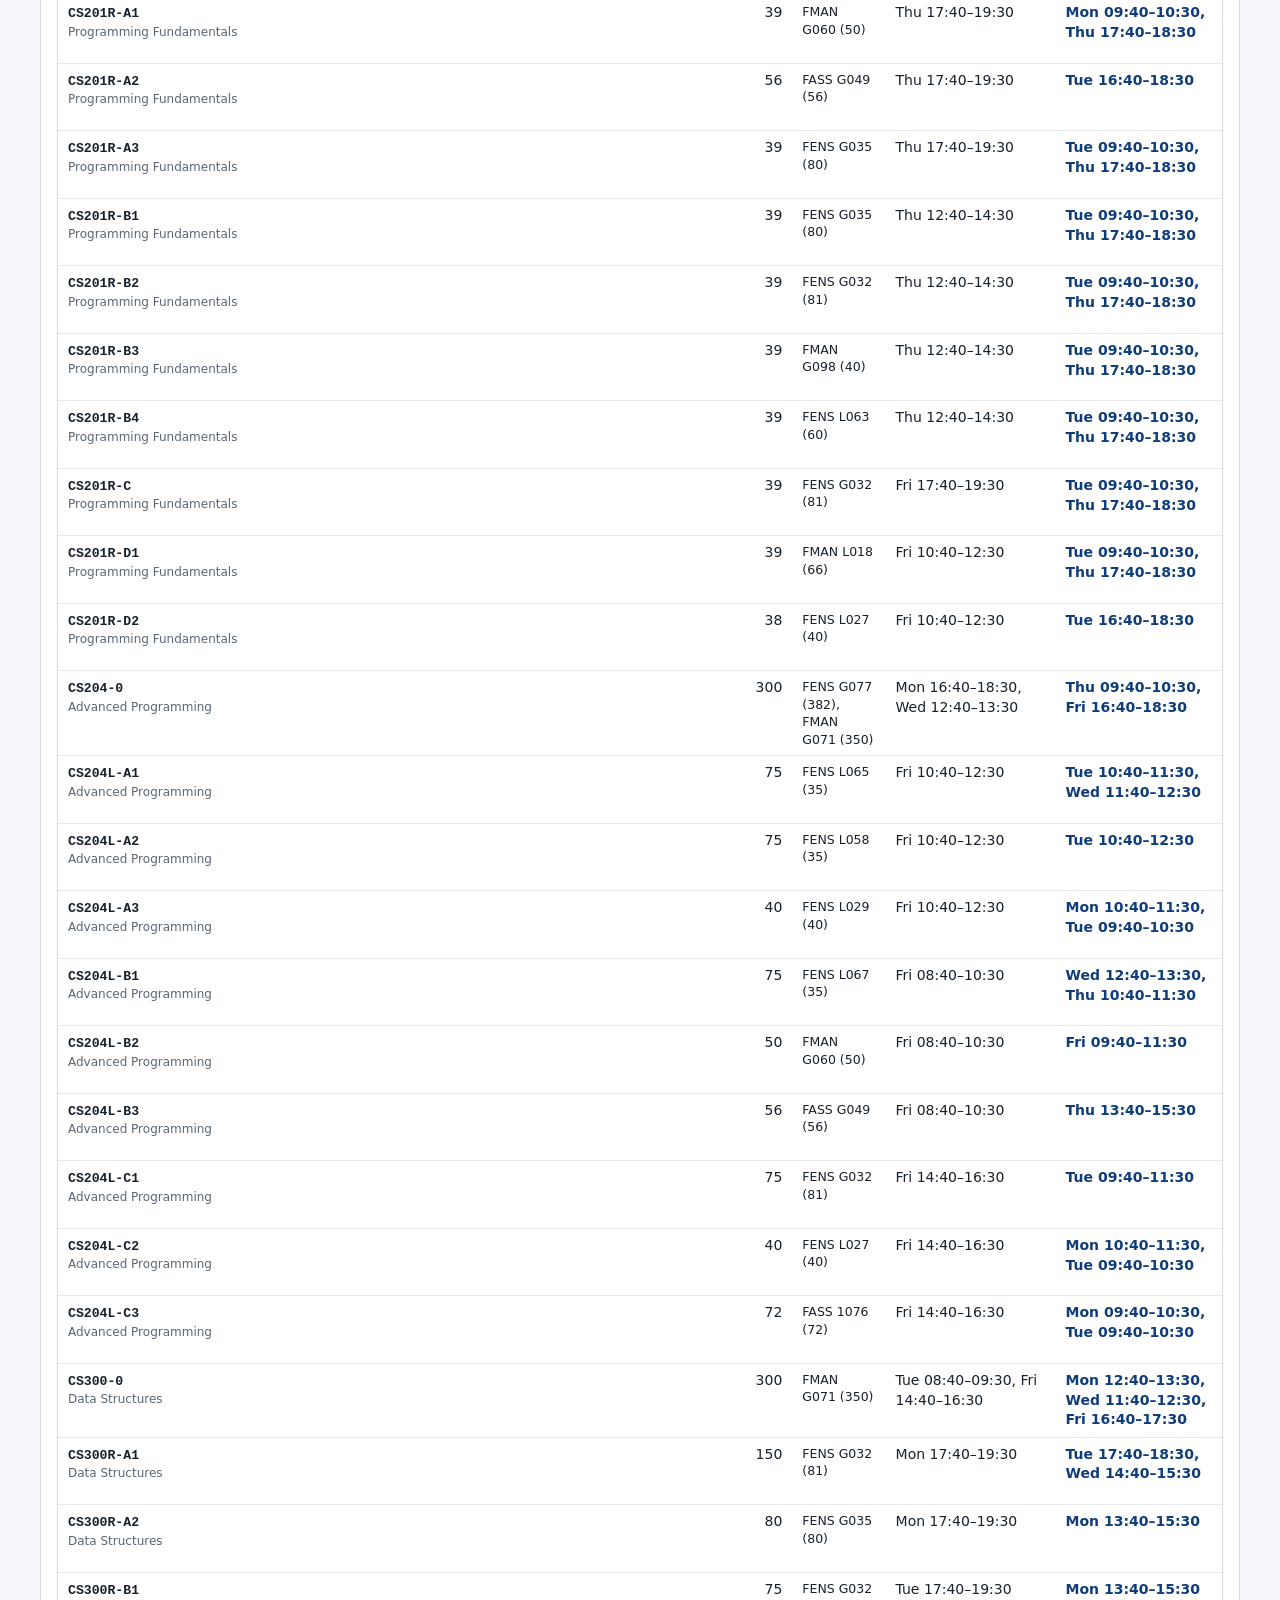
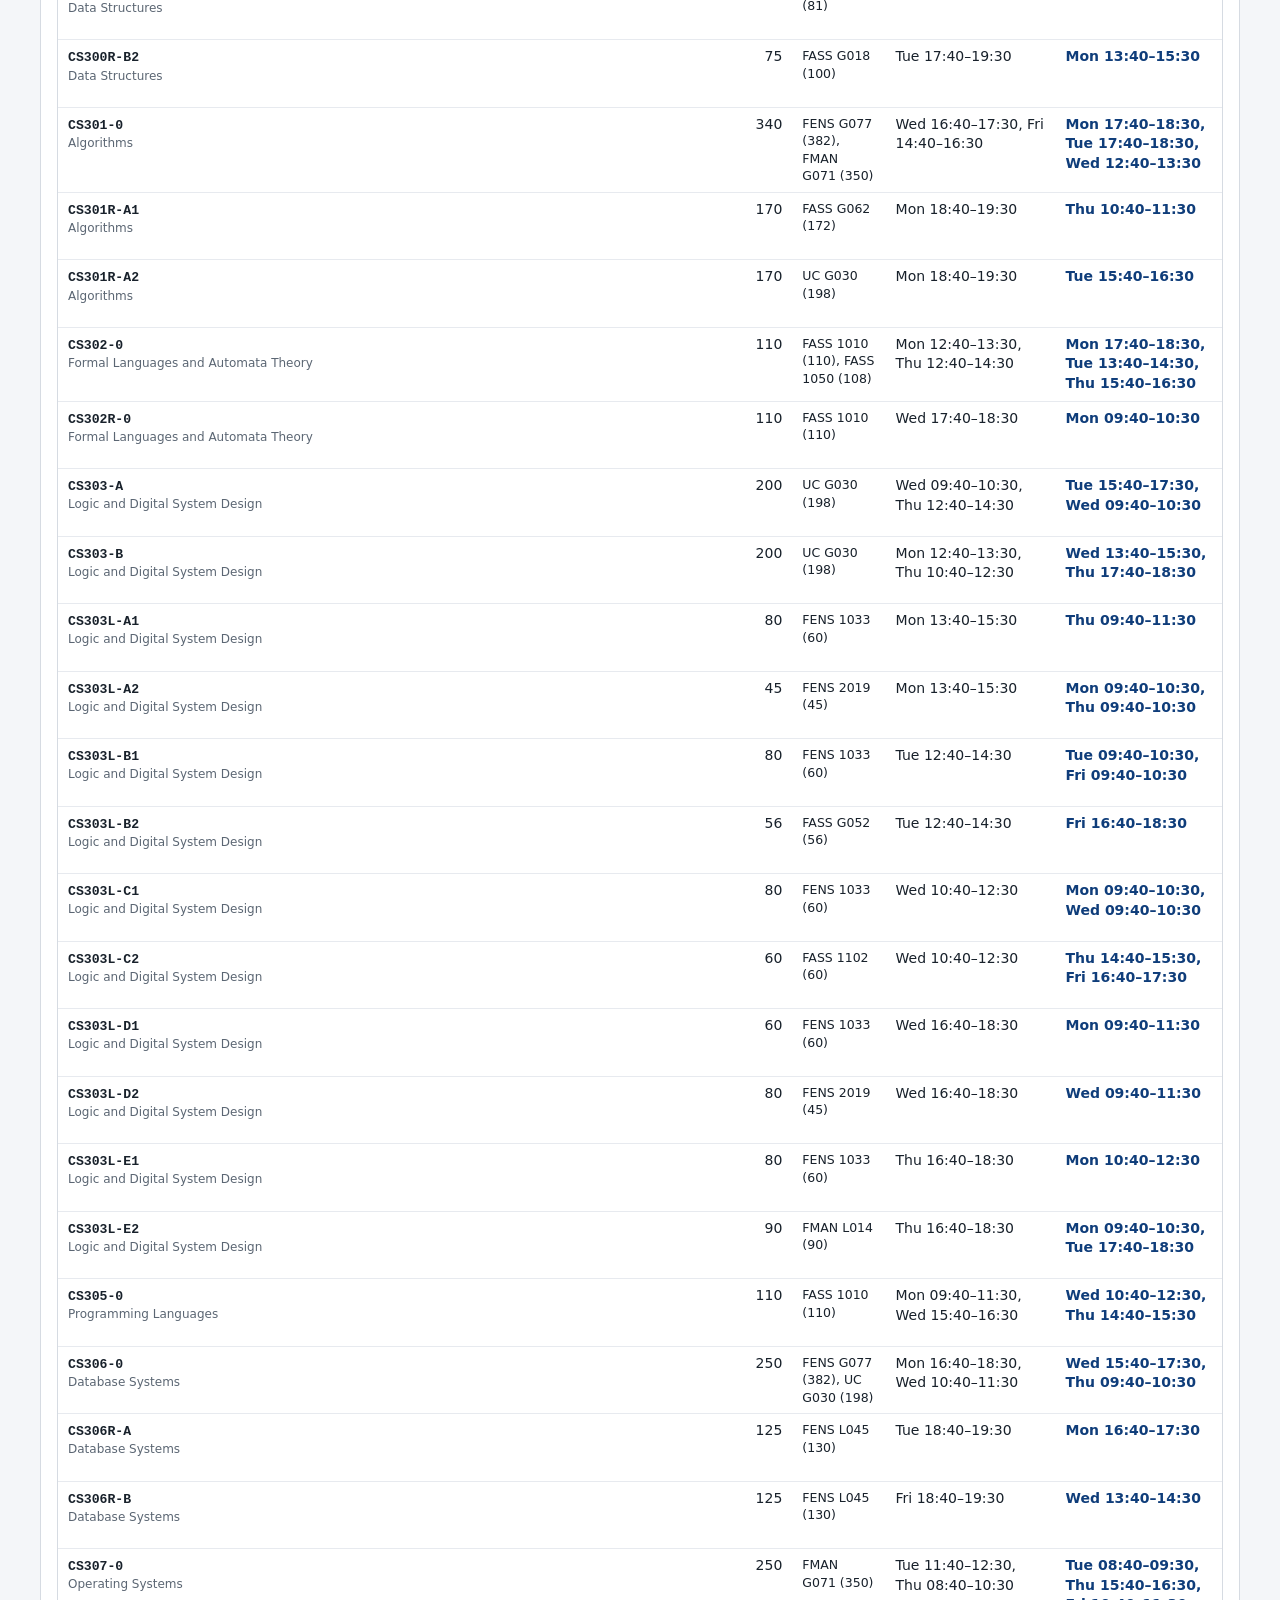
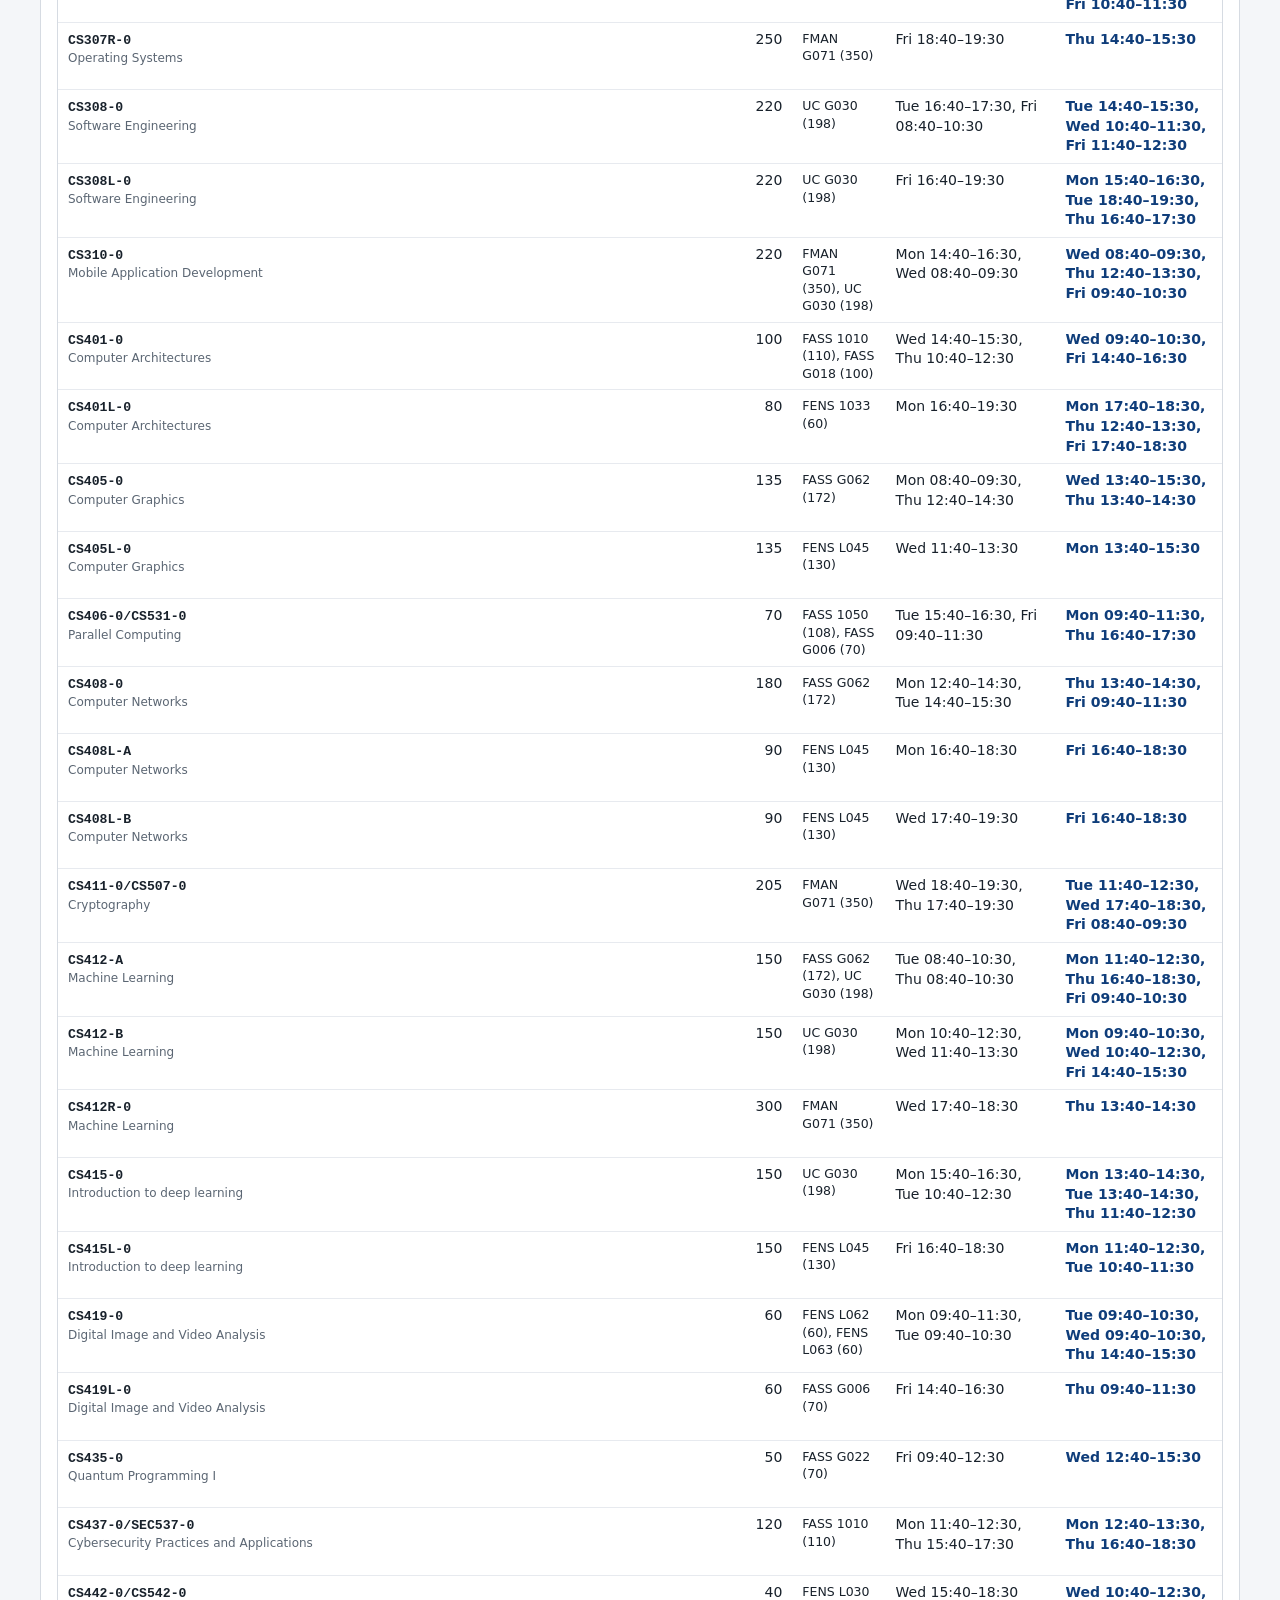
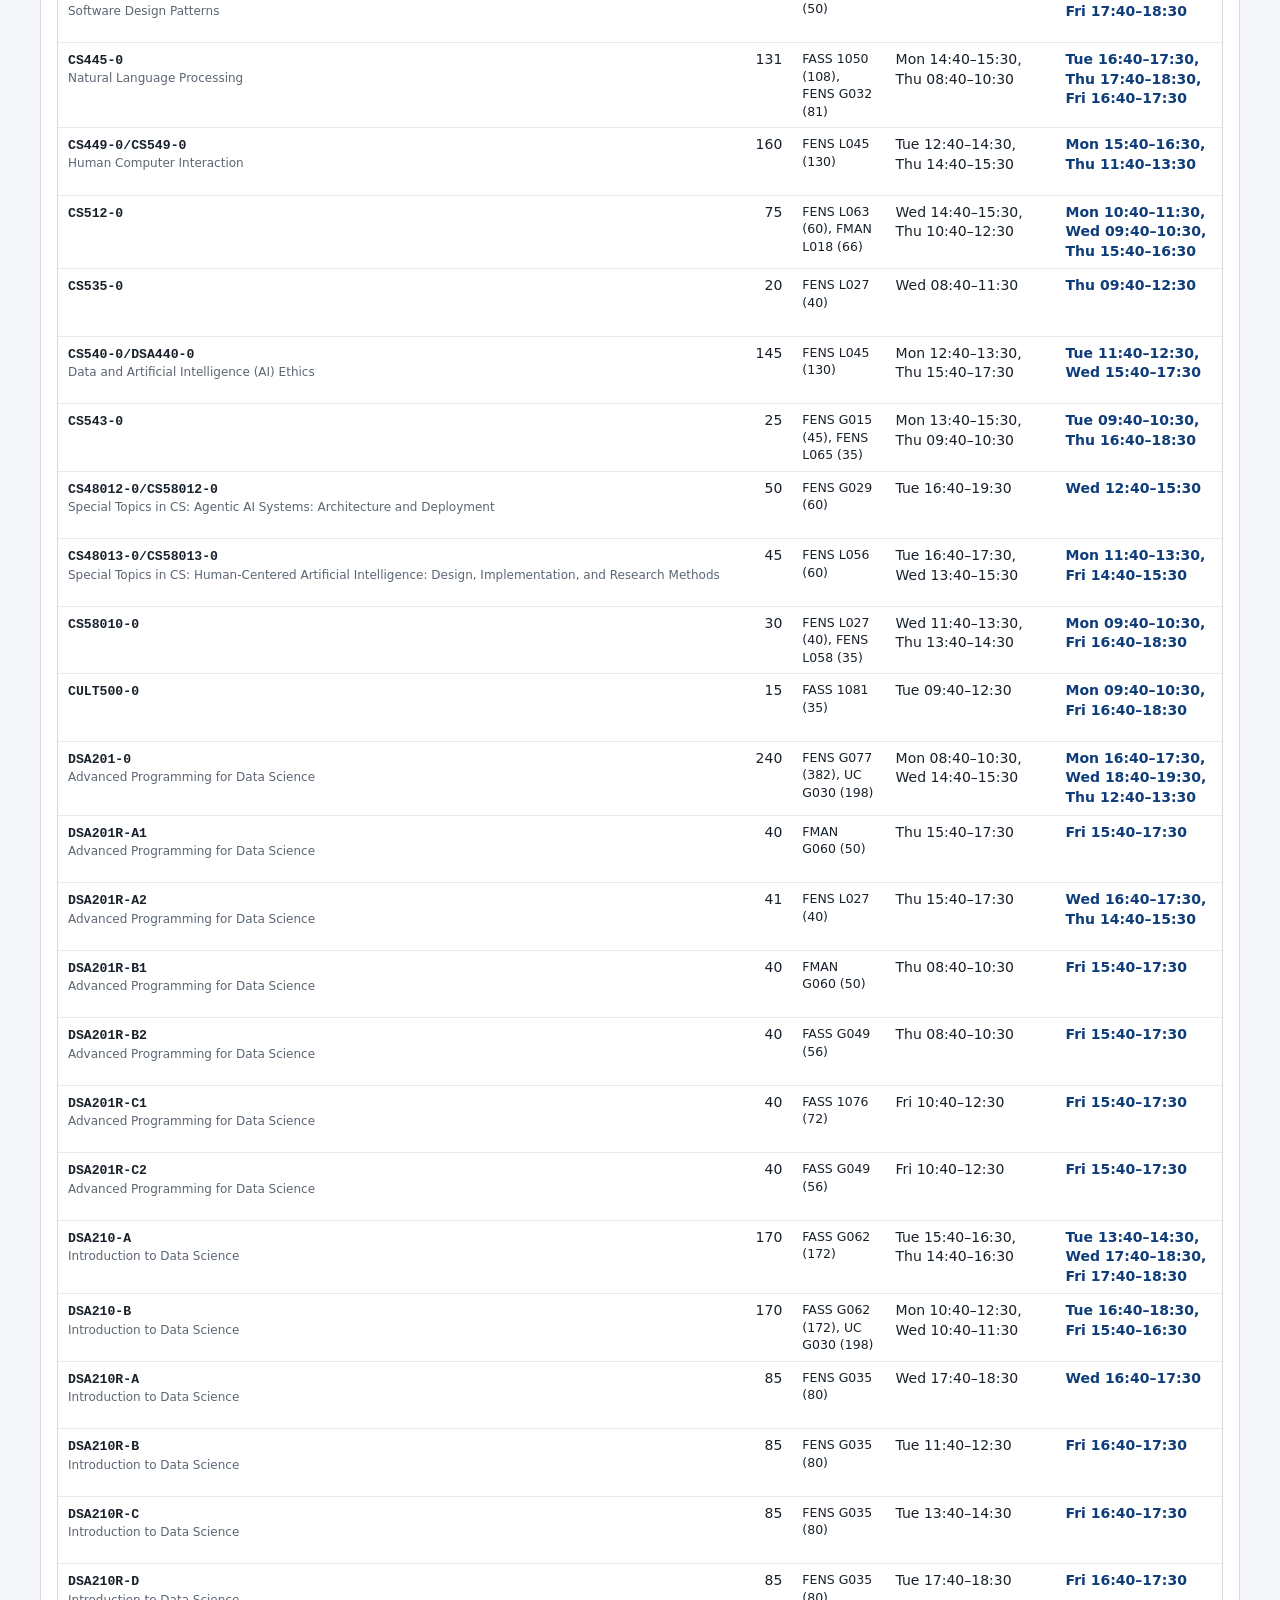
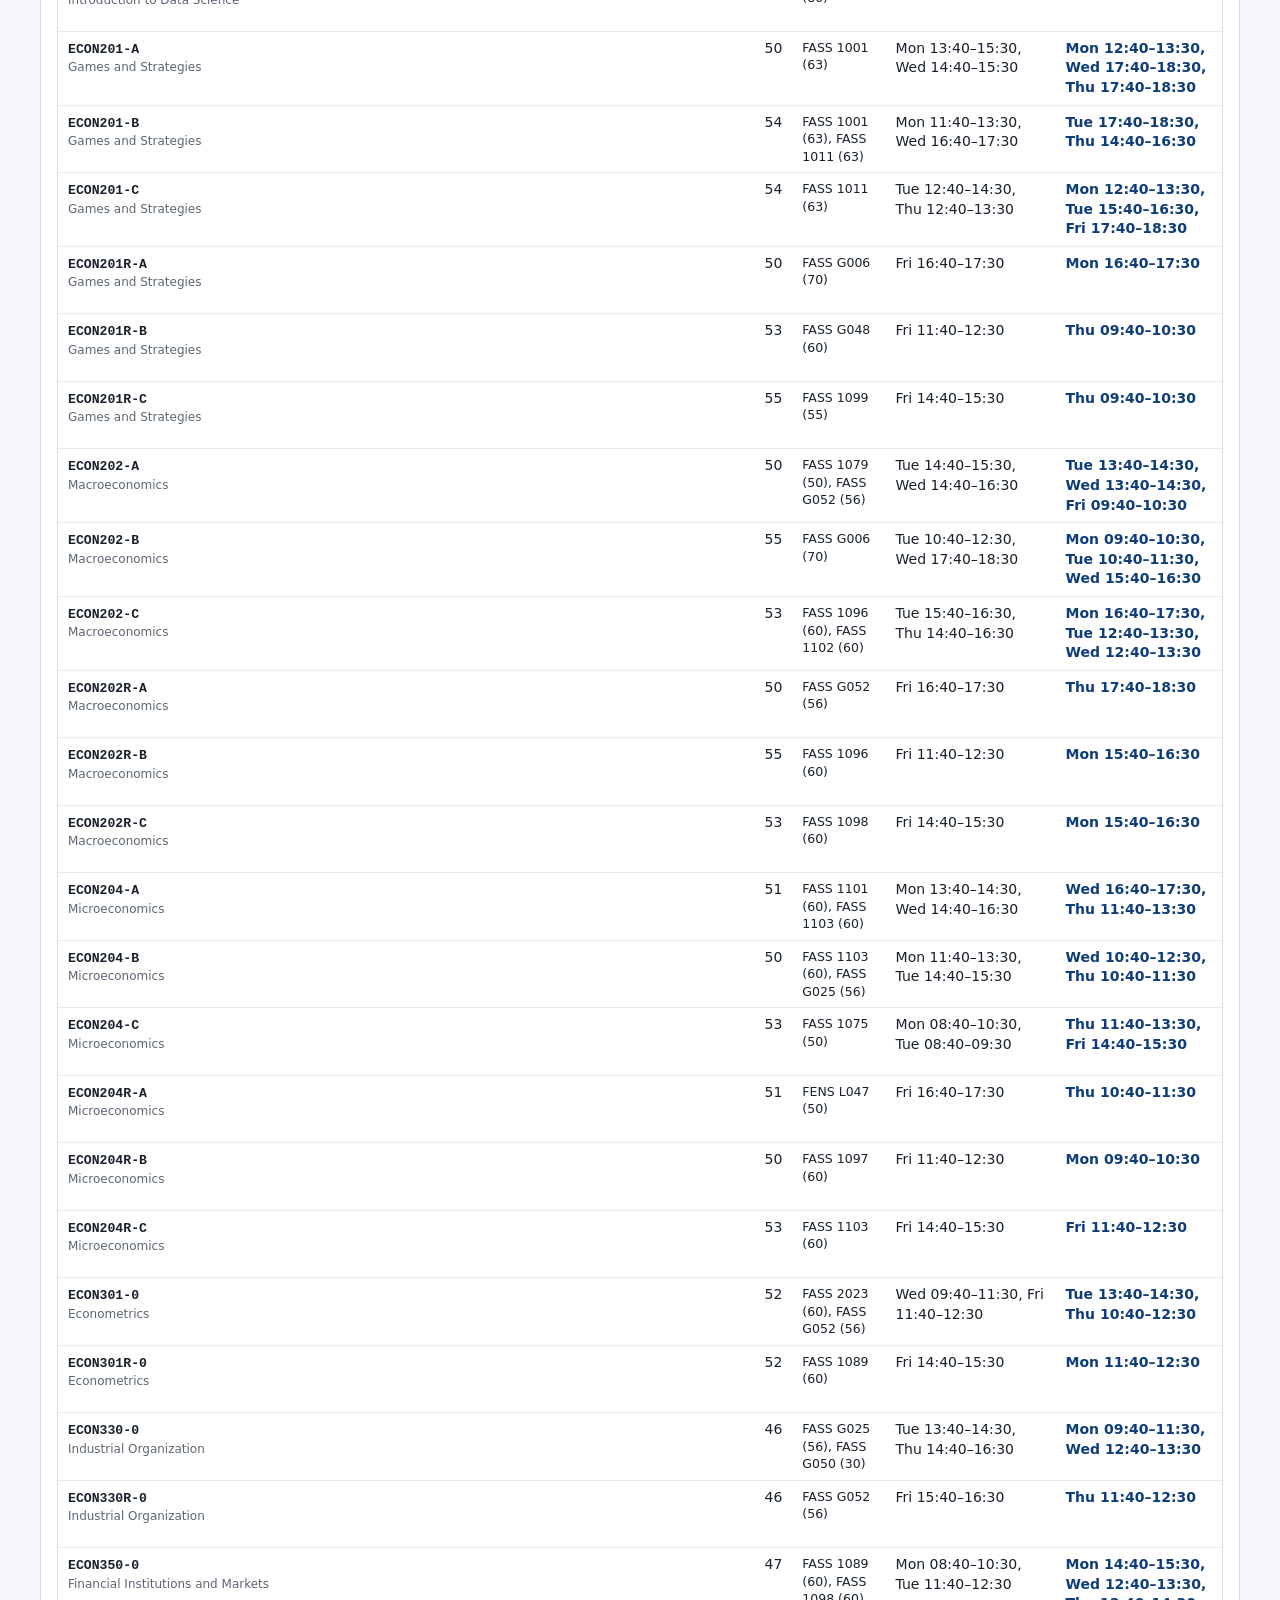
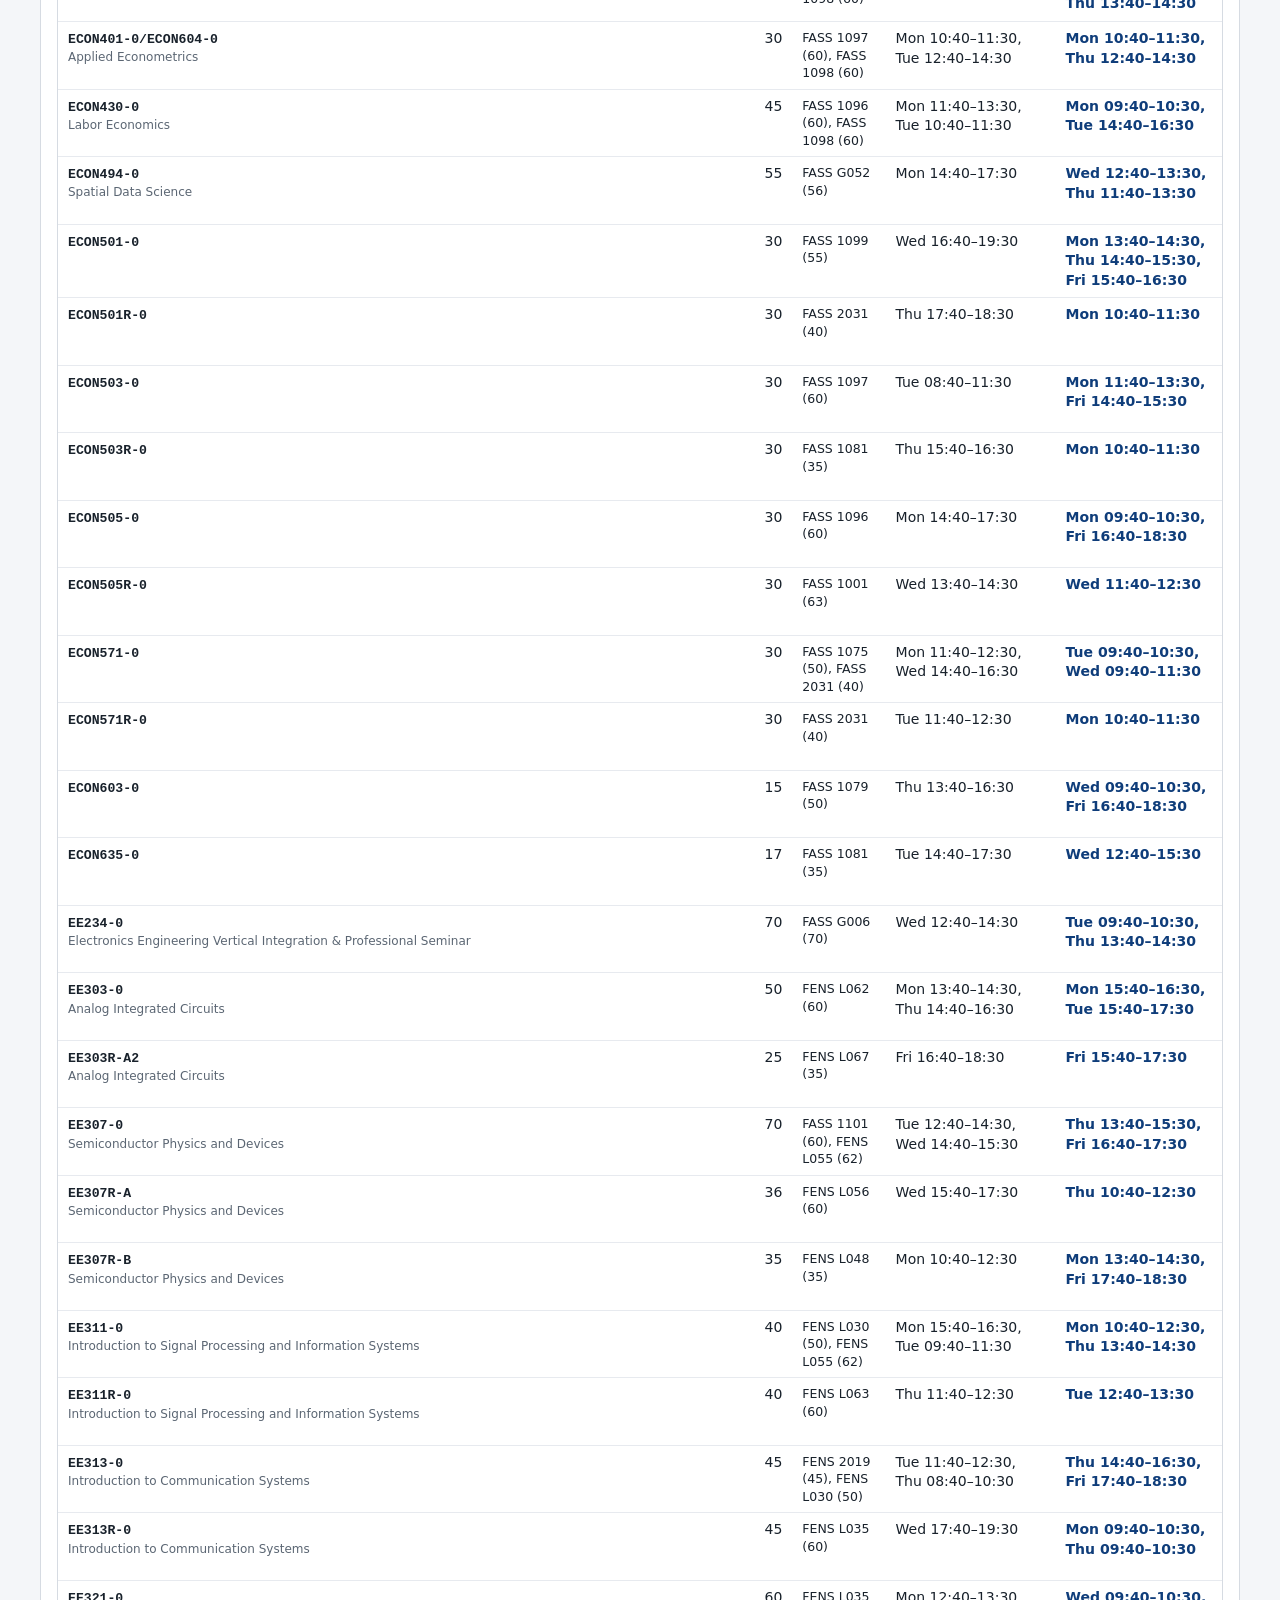
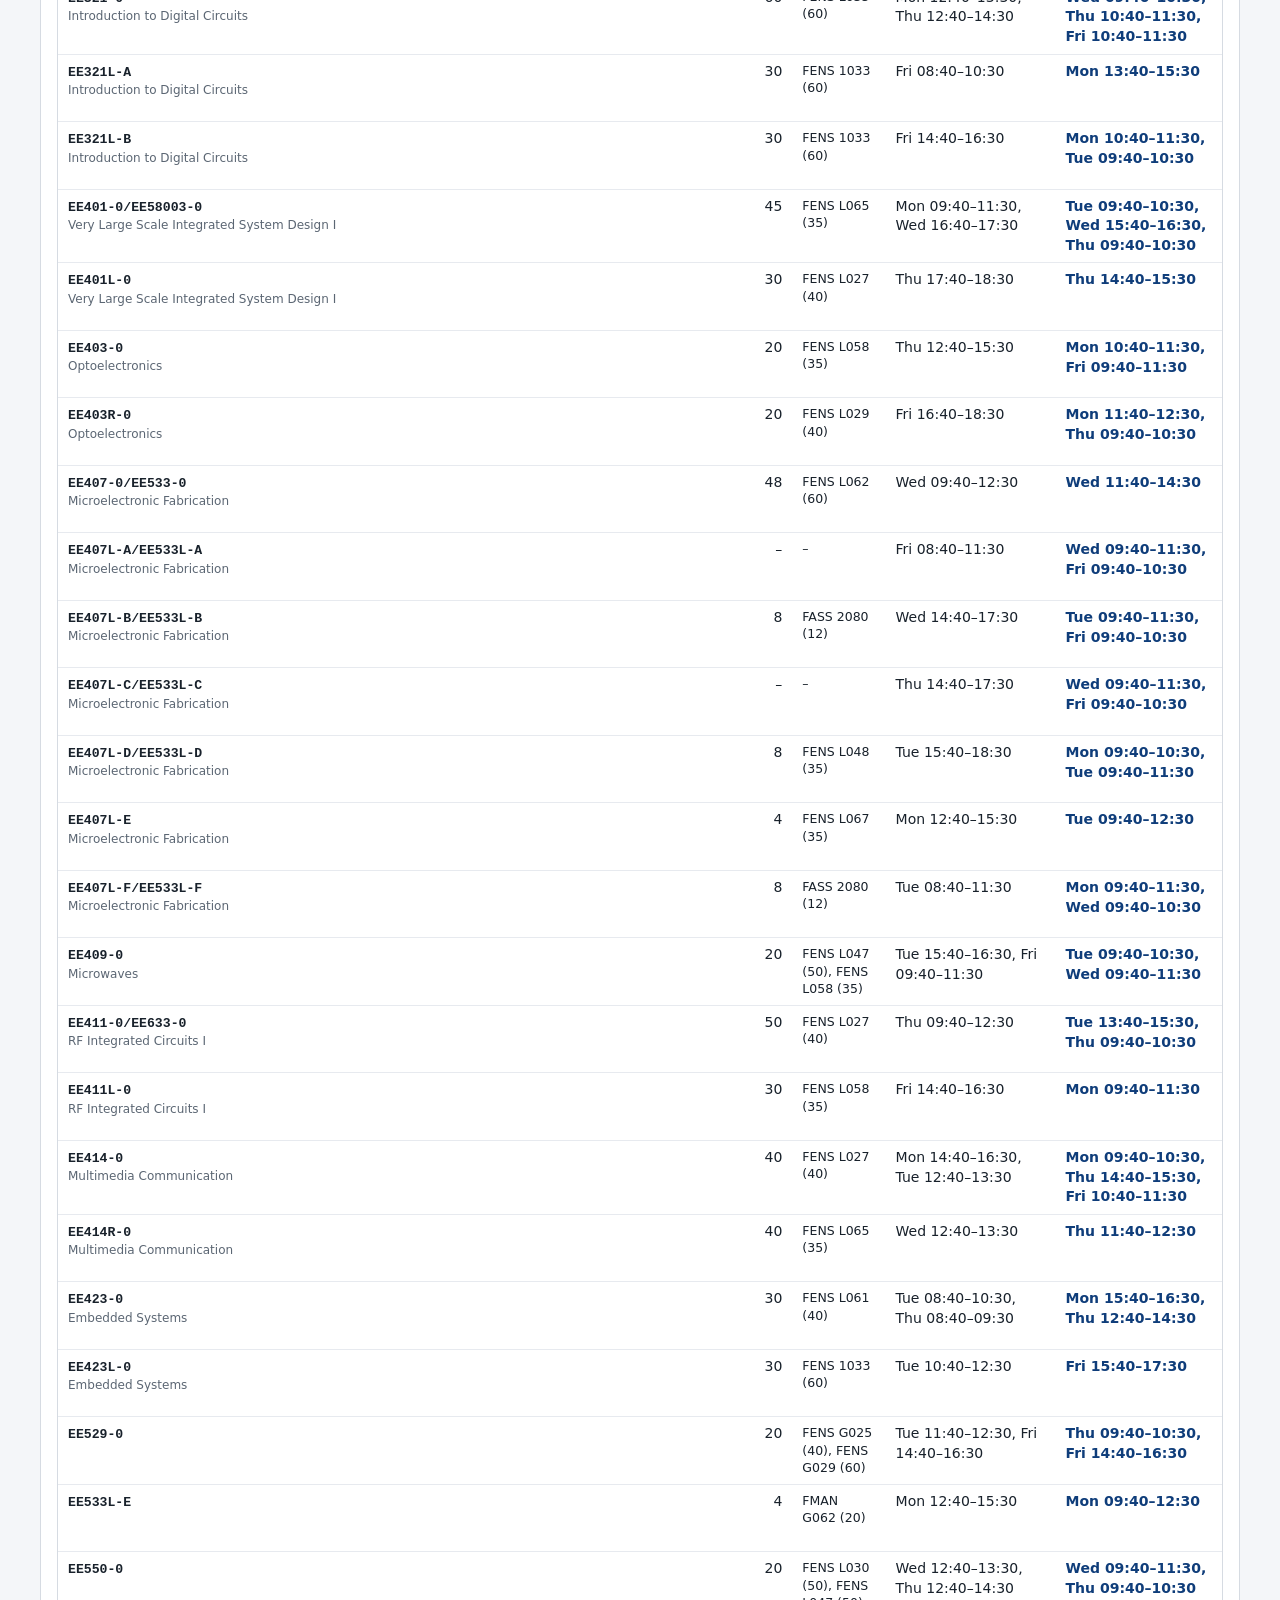
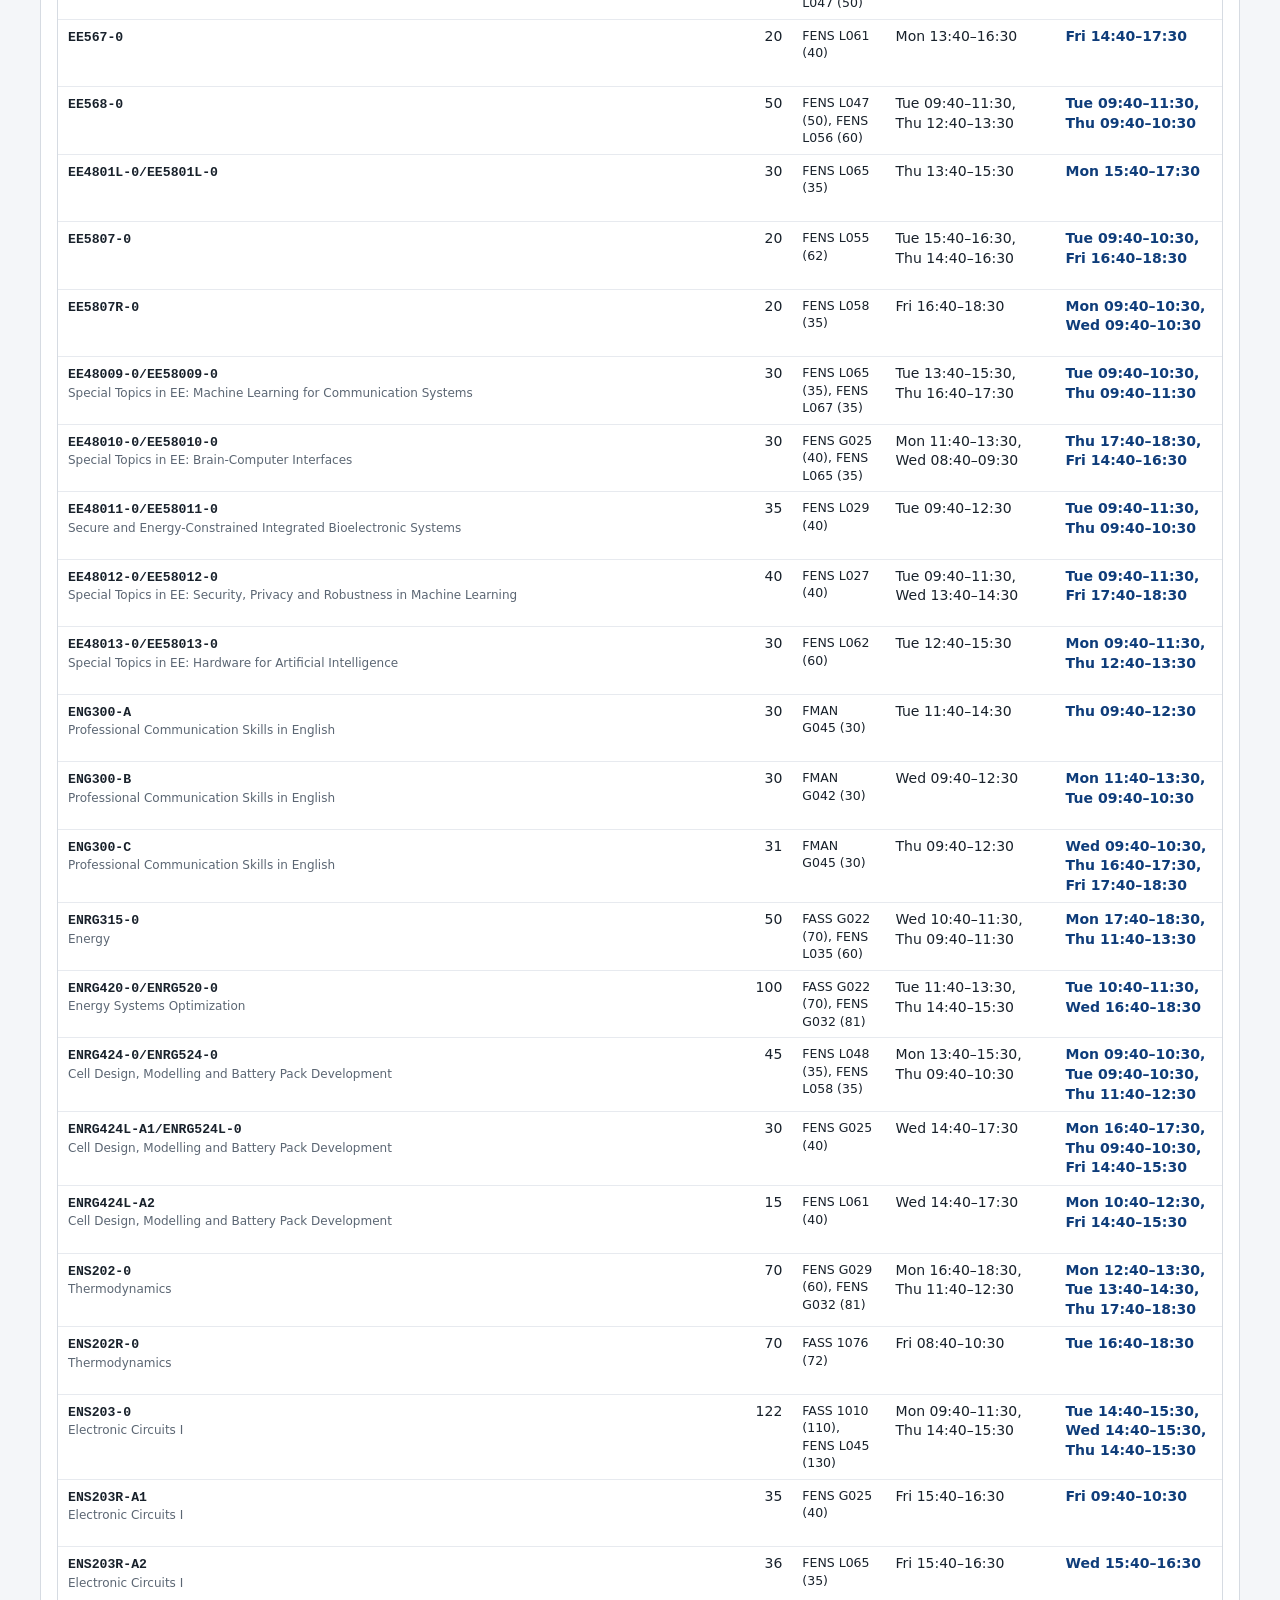
<file: model.html>
<!doctype html>
<html lang="en">
<head>
  <meta charset="utf-8">
  <meta name="viewport" content="width=device-width, initial-scale=1">
  <title>SU Planner Admin – Timetable model</title>
  <meta name="description" content="Results of the IE 312 class scheduling model: which Fall classes it keeps at SU's times and which it moves, and why.">
  <link rel="stylesheet" href="css/admin.css?v=202611161908">
  <link rel="stylesheet" href="css/rooms.css?v=202611161908">
  <link rel="stylesheet" href="css/model.css?v=202611161908">
</head>
<body>
  <header class="topbar">
    <h1 class="brand"><a href="bigrooms.html">SU<span class="bp"> Planner</span> <small>Admin</small></a></h1>
    <nav class="page-tabs" aria-label="Pages">
      <a href="bigrooms.html"><span class="long">Big rooms</span><span class="short">Big rooms</span></a>
      <a href="currentschedule.html"><span class="long">Current schedule</span><span class="short">Current</span></a>
      <a href="newschedule.html"><span class="long">New schedule</span><span class="short">New</span></a>
      <a href="others.html" aria-current="page"><span class="long">Others</span><span class="short">Others</span></a>
    </nav>
    <a class="student-link" href="https://atamolla.github.io/su-planner/">Student site ↗</a>
  </header>
  <nav class="sub-tabs" aria-label="Other pages"><span>Others:</span>
    <a href="clashes.html">Required-course clashes</a>
    <a href="courses.html">Course overview</a>
    <a href="rooms.html">Room &amp; time usage</a>
    <a href="changes.html">Curriculum changes</a>
    <a href="model.html" aria-current="page">Timetable model</a>
  </nav>

  <main>
    <section class="page-head">
      <h2>Timetable model</h2>
      <p>Results of our class scheduling model (integer program, solved with Gurobi). It keeps classes away from
        08:40 and 18:40, weighted by how many students need them, and follows the rules below. First-year courses keep SU's times and rooms.</p>
    </section>

    <div id="tiles" class="tiles"></div>

    <section class="card">
      <div class="room-head">
        <h3 class="card-title">Classes per hour vs rooms that fit them</h3>
        <div id="size" class="seg" role="group" aria-label="Room size"></div>
      </div>
      <p class="muted small" id="grid-sub"></p>
      <div class="grids">
        <div><h4>SU timetable</h4><div class="heat-wrap"><table id="g-su" class="heat week"></table></div></div>
        <div><h4>Model</h4><div class="heat-wrap"><table id="g-model" class="heat week"></table></div></div>
      </div>
      <div class="legend-row" id="grid-legend"></div>
    </section>

    <section class="card">
      <div class="room-head">
        <h3 class="card-title">Classes</h3>
        <div class="controls tight">
          <div id="show" class="seg" role="group" aria-label="Show"></div>
          <input id="q" type="search" placeholder="Search a course, e.g. CS 303" aria-label="Search a course">
        </div>
      </div>
      <p class="muted small" id="list-sub"></p>
      <div class="table-wrap"><table id="list" class="data model-t"></table></div>
    </section>

    <section class="card">
      <h3 class="card-title">Rules in the model</h3>
      <ol id="rules" class="rules" start="0"></ol>
    </section>

    <p class="note" id="foot"></p>
  </main>

  <script src="data/courses.js?v=202611161908"></script>
  <script src="data/requirements.js?v=202611161908"></script>
  <script src="data/model-result.js?v=202611161908"></script>
  <script src="js/programs.js?v=202611161908"></script>
  <script src="js/shared.js?v=202611161908"></script>
  <script src="js/common.js?v=202611161908"></script>
  <script src="js/model.js?v=202611161908"></script>
</body>
</html>
</file>
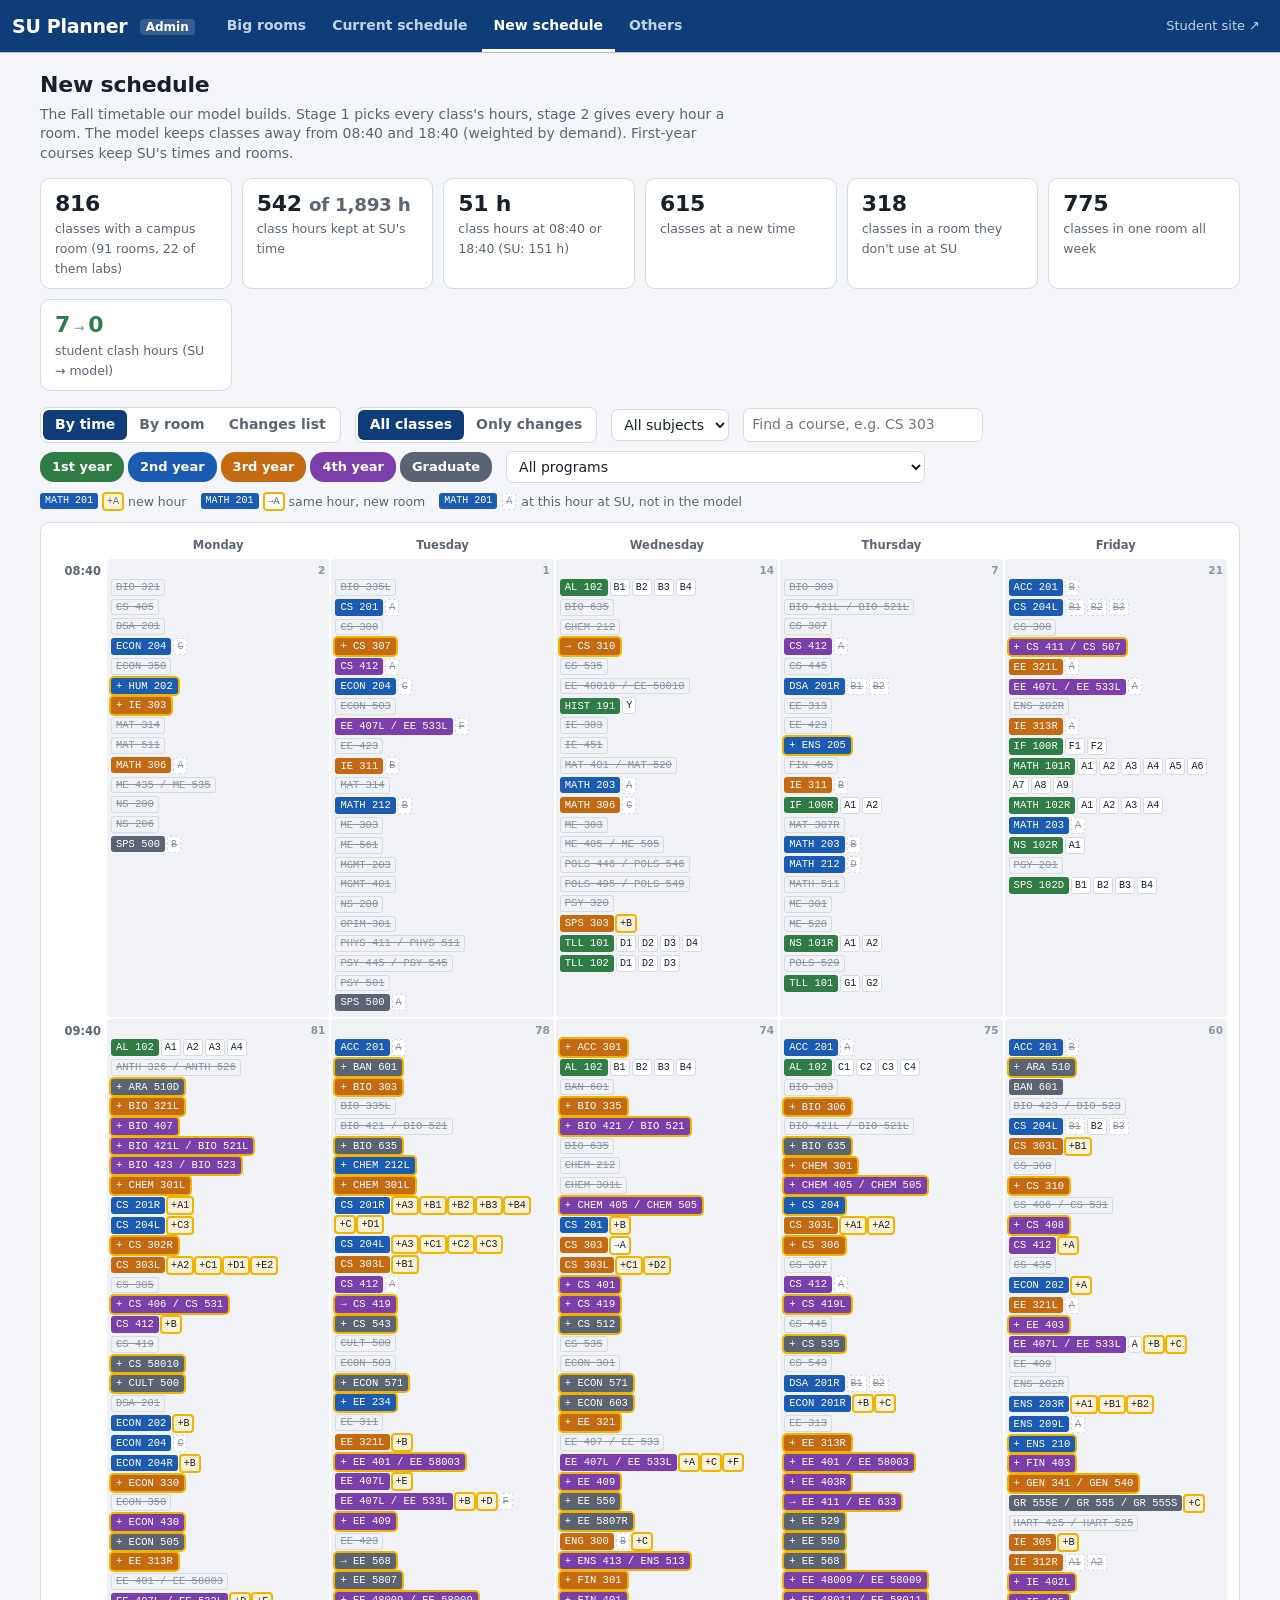
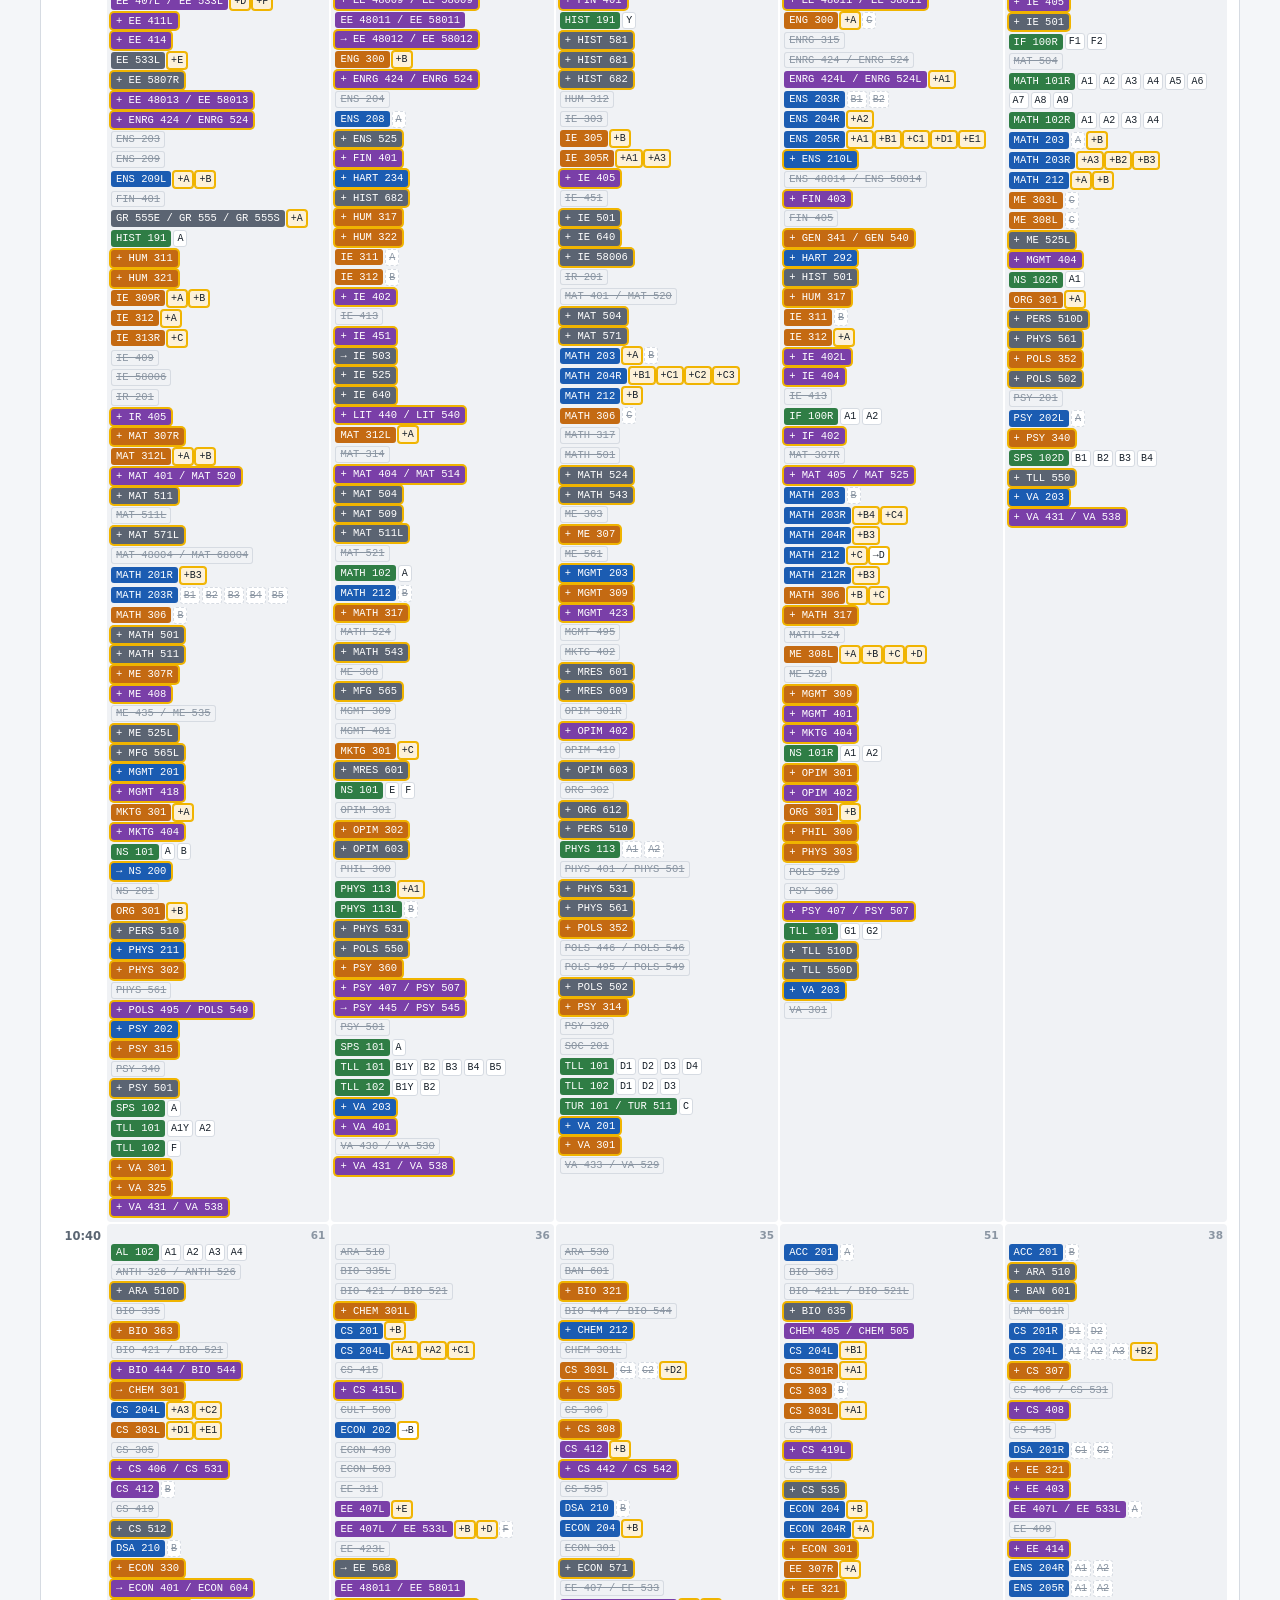
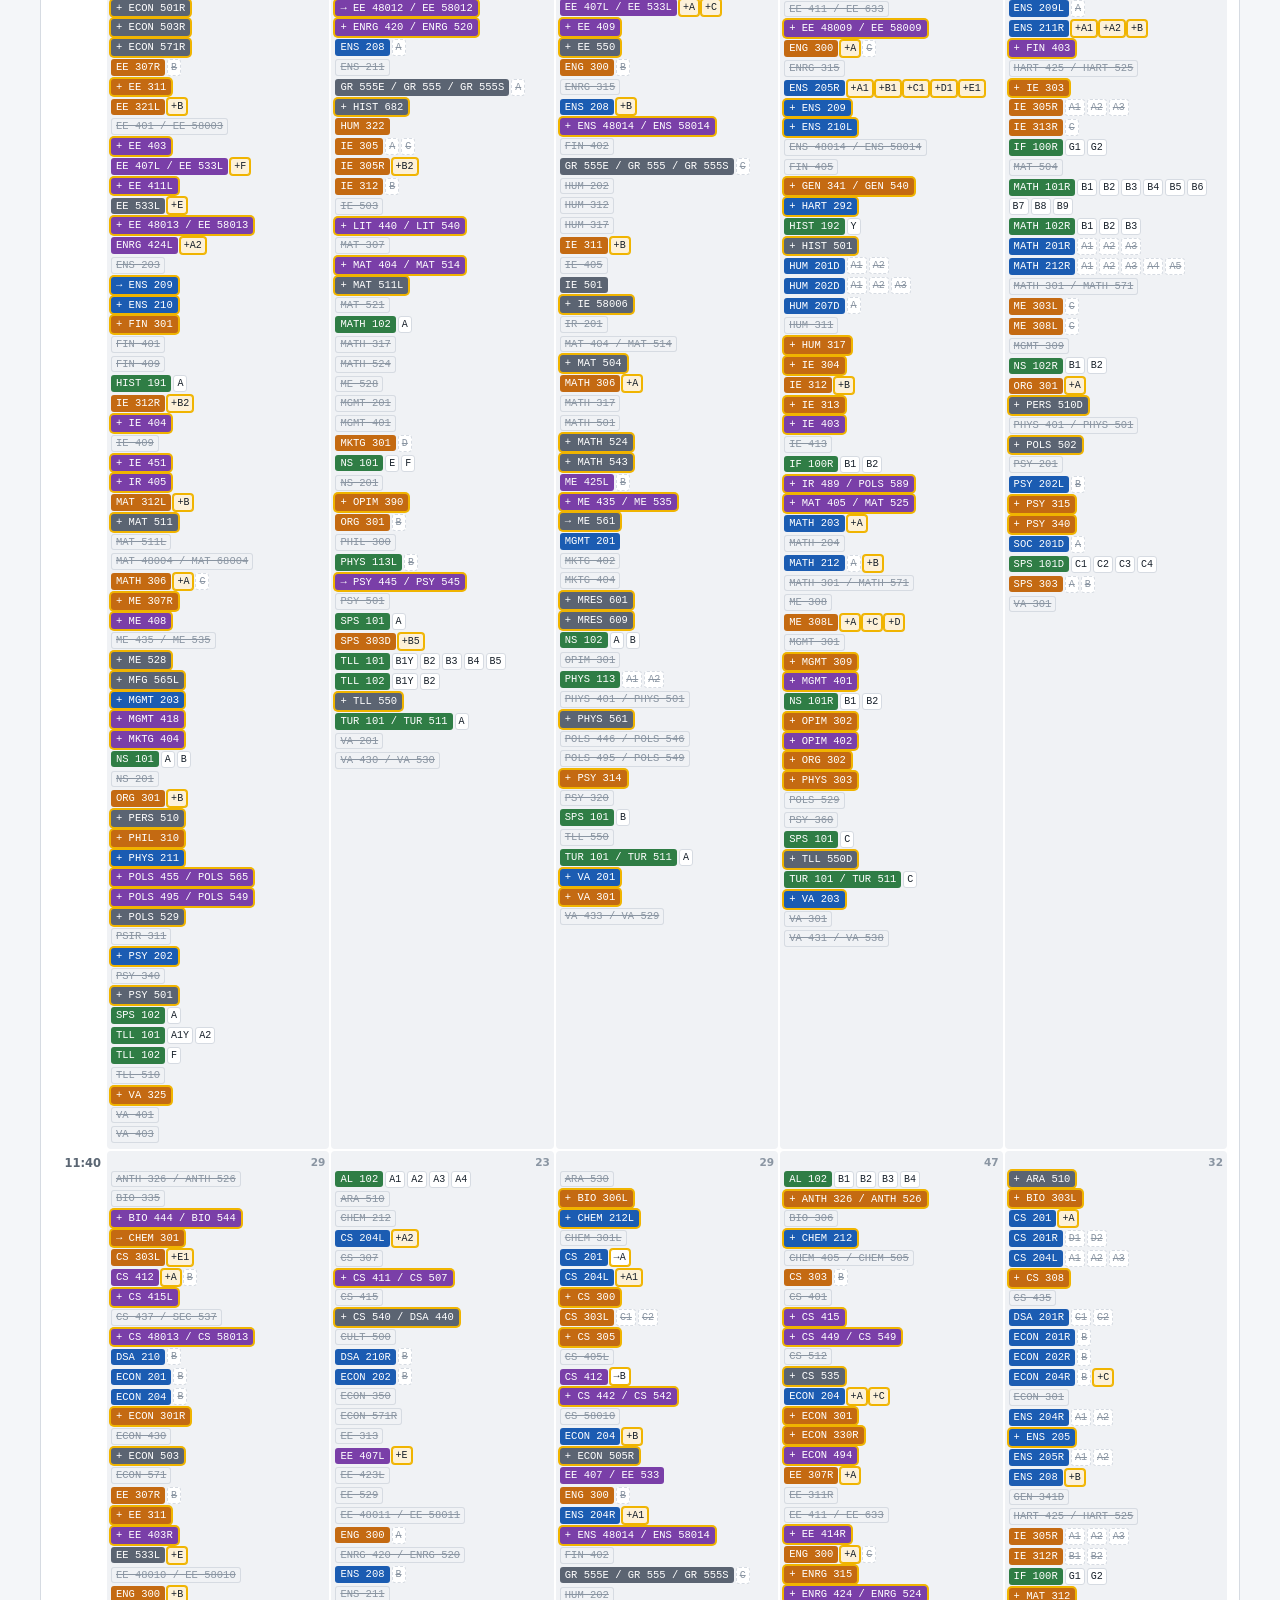
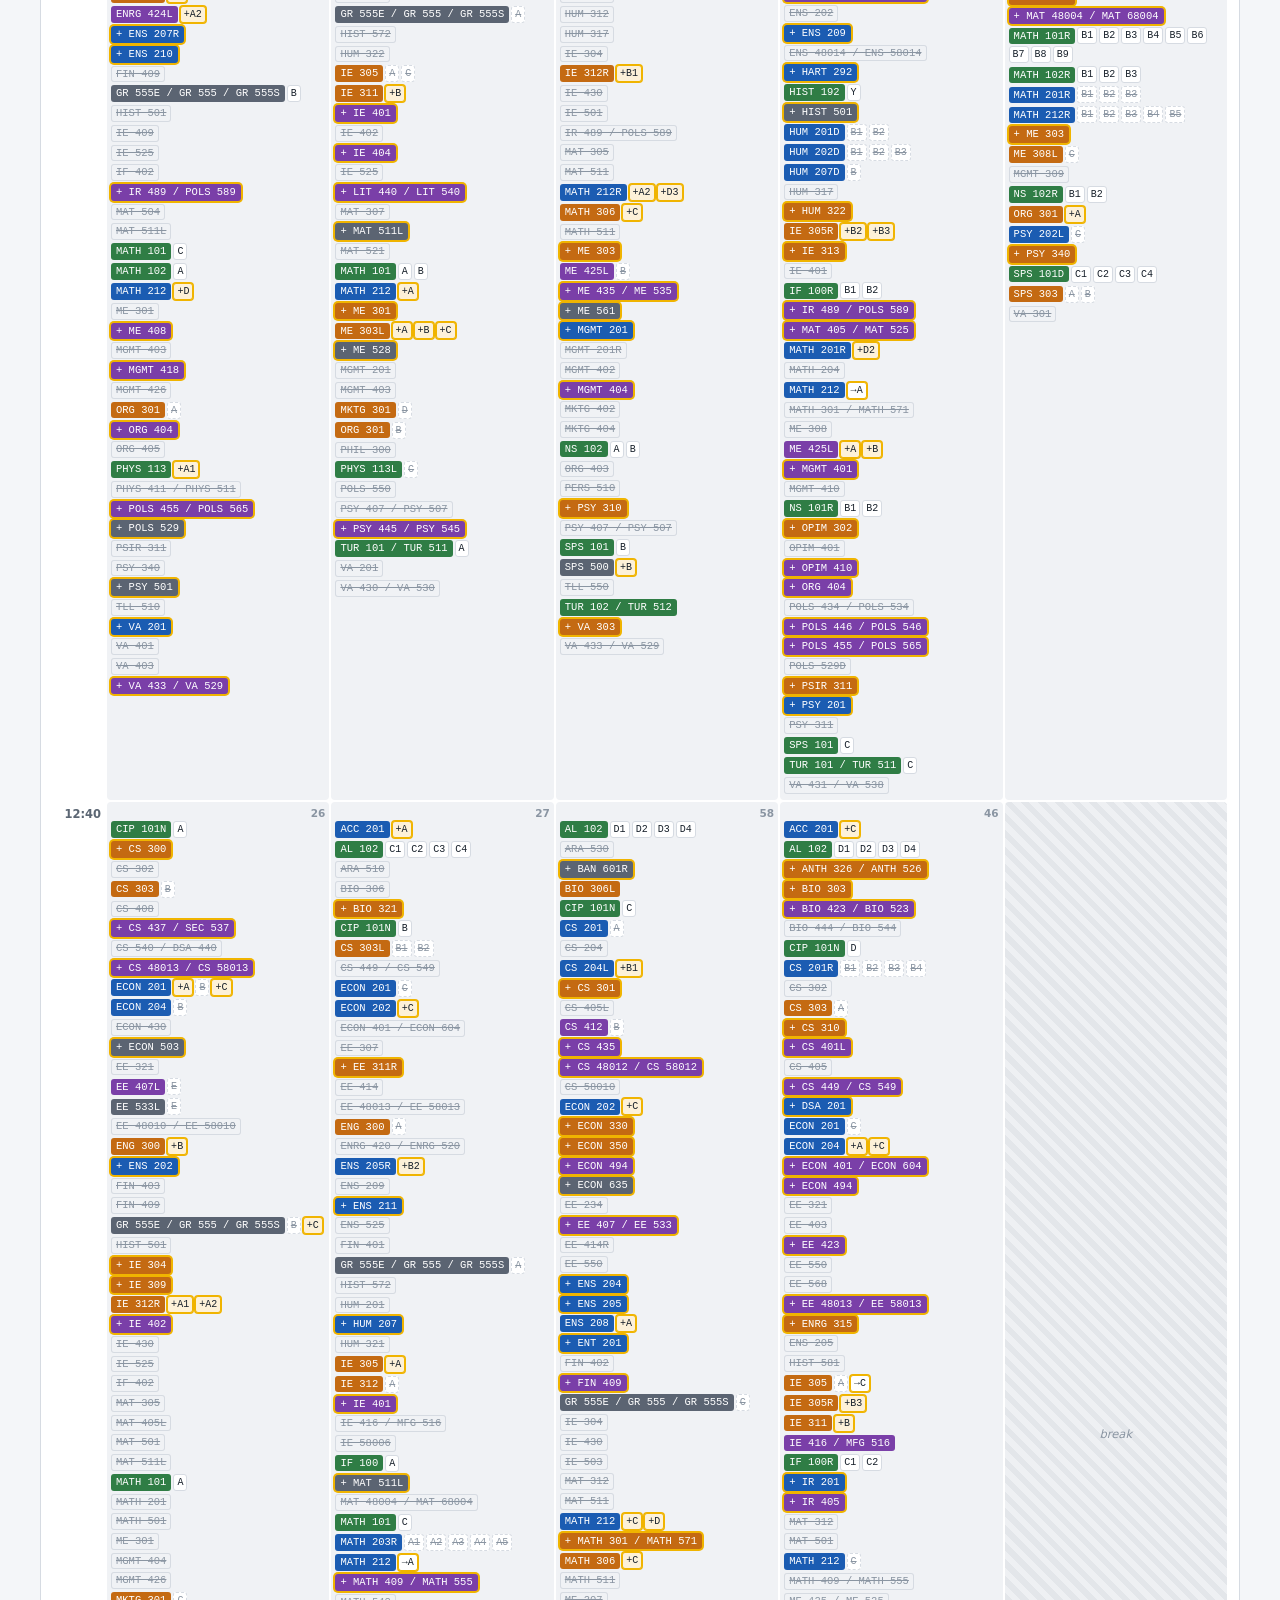
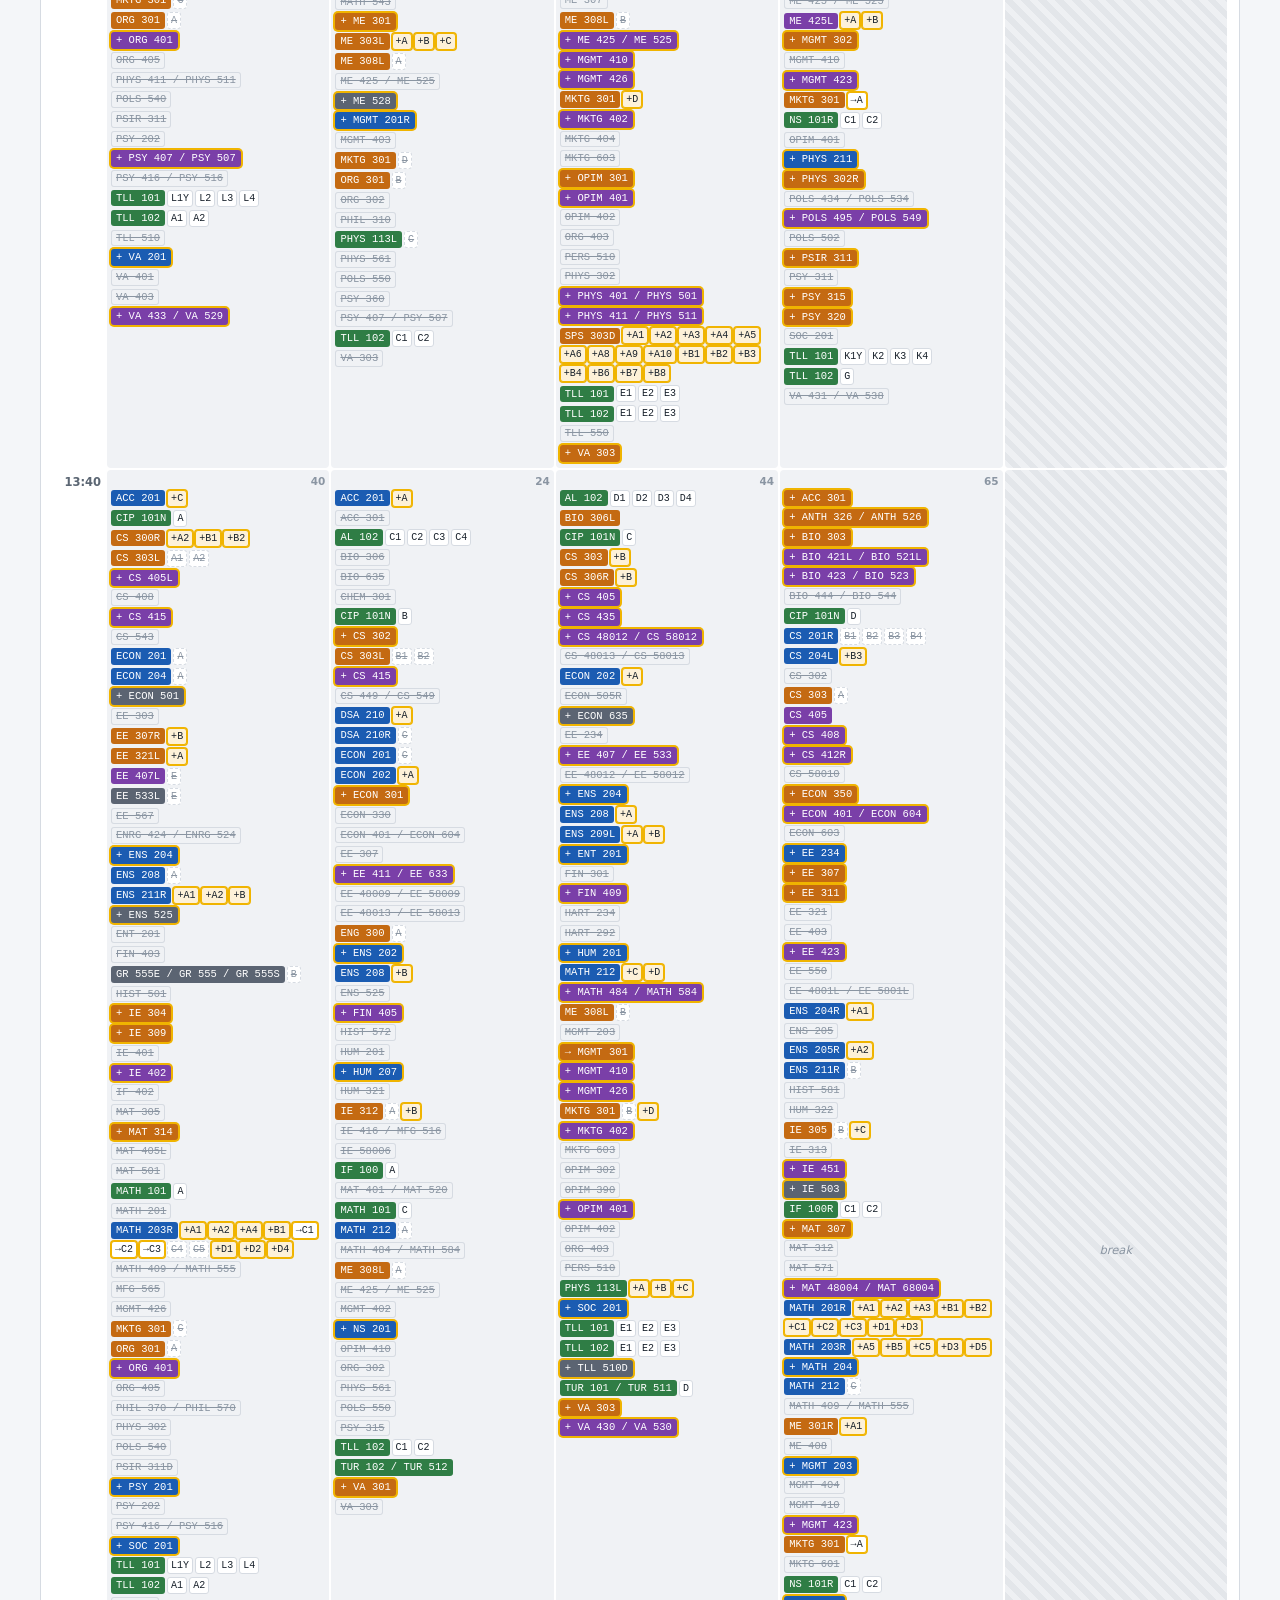
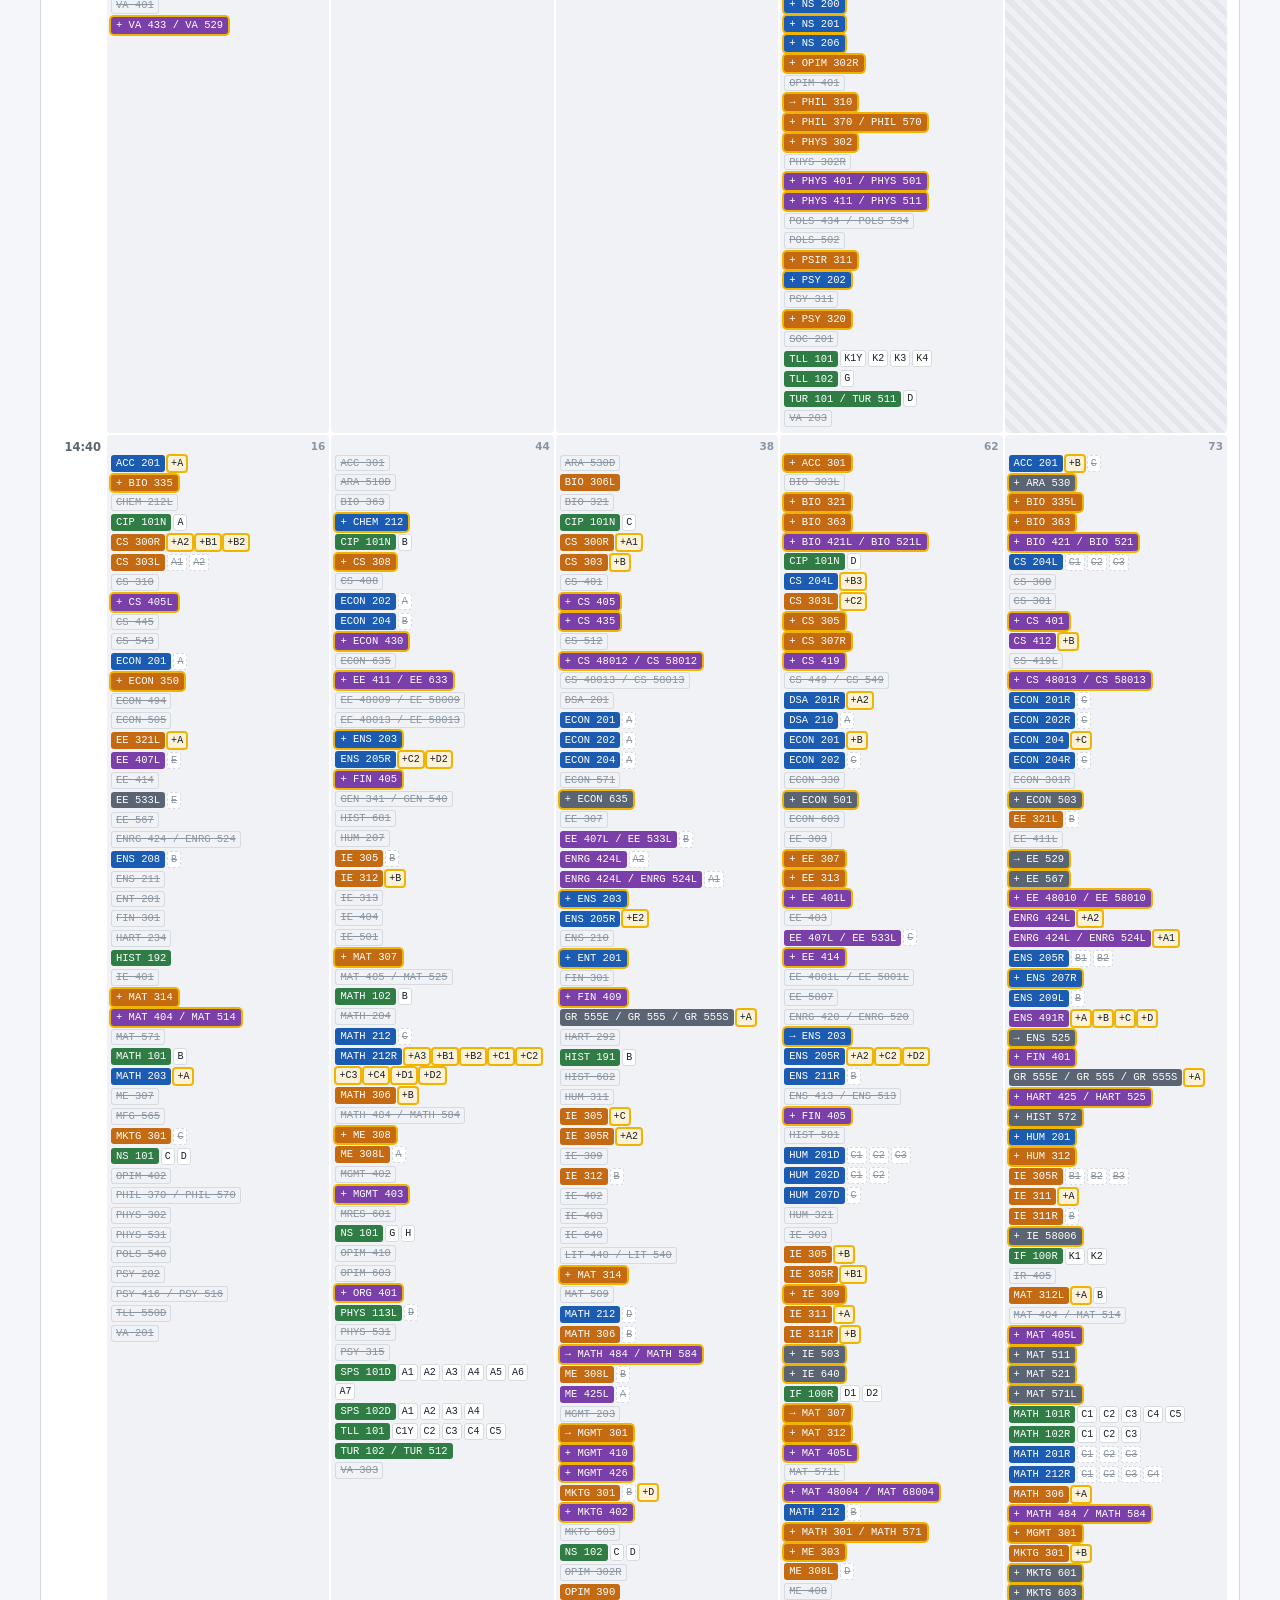
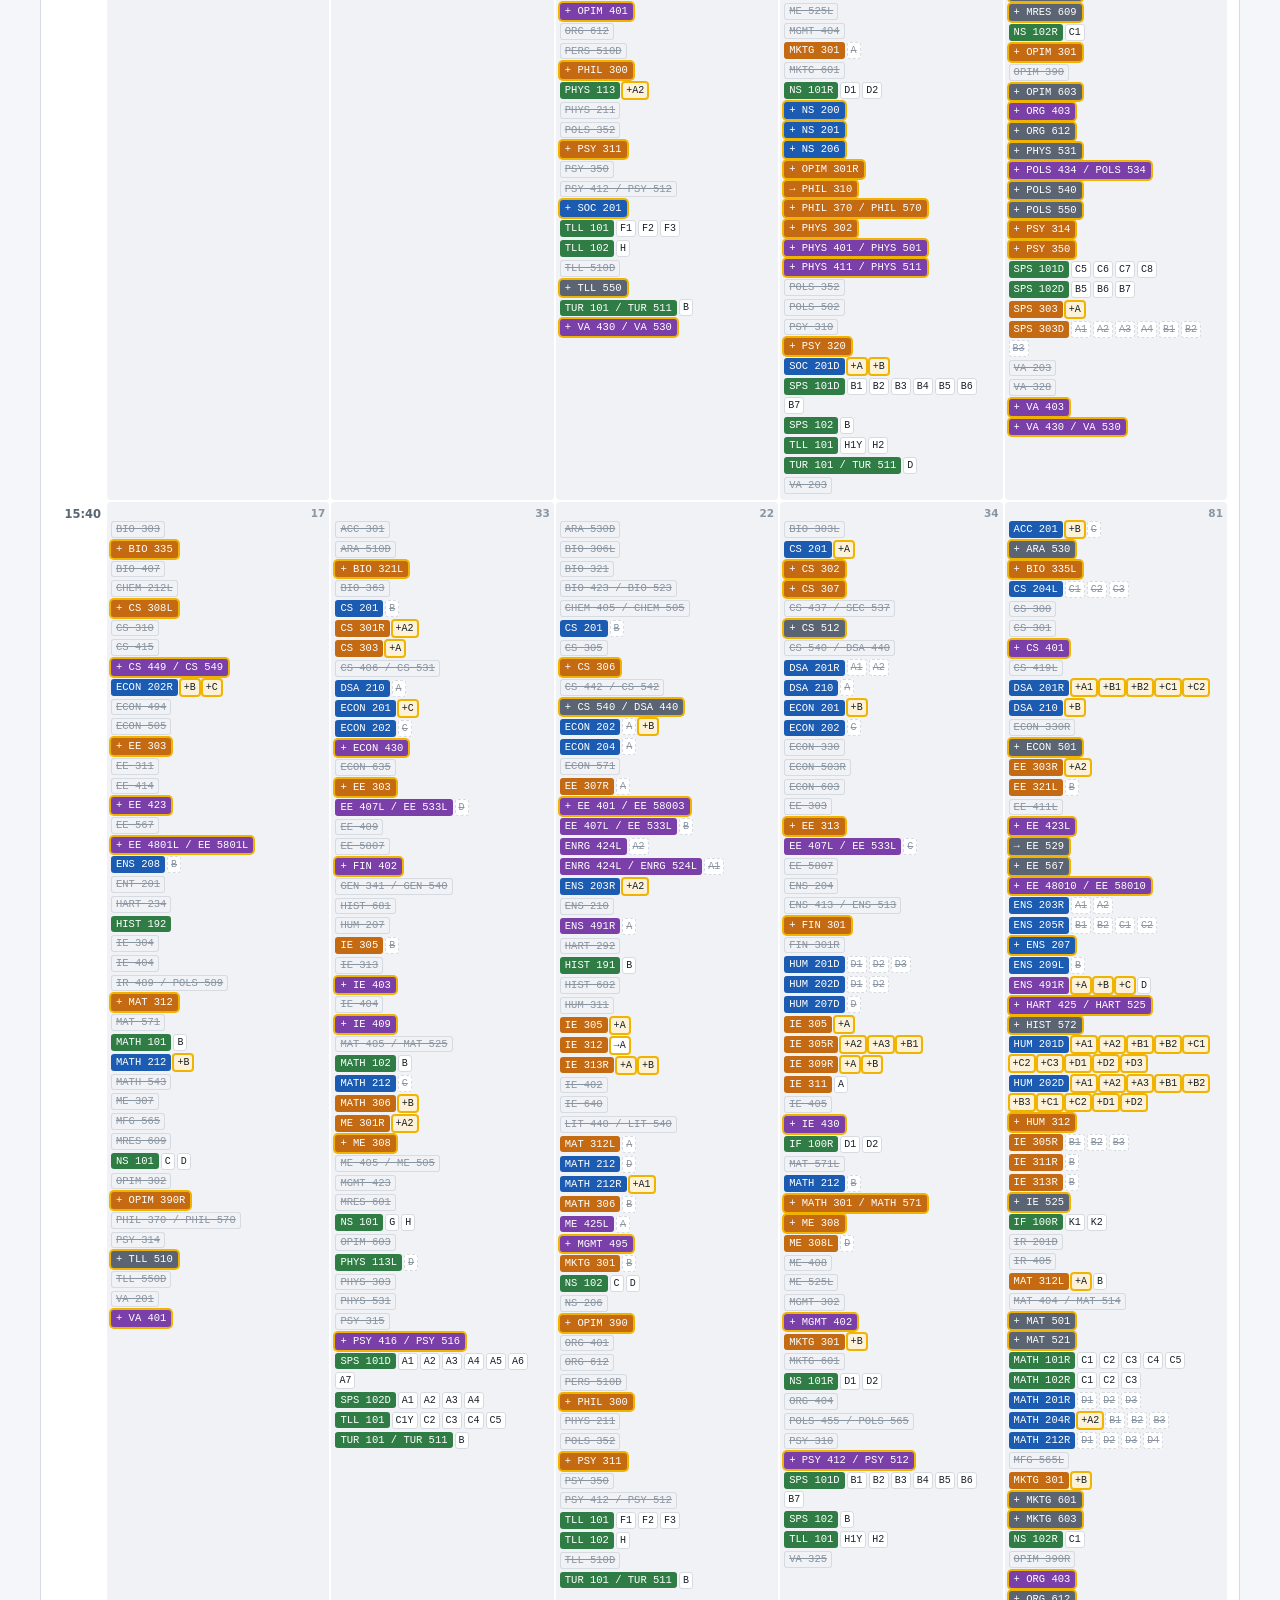
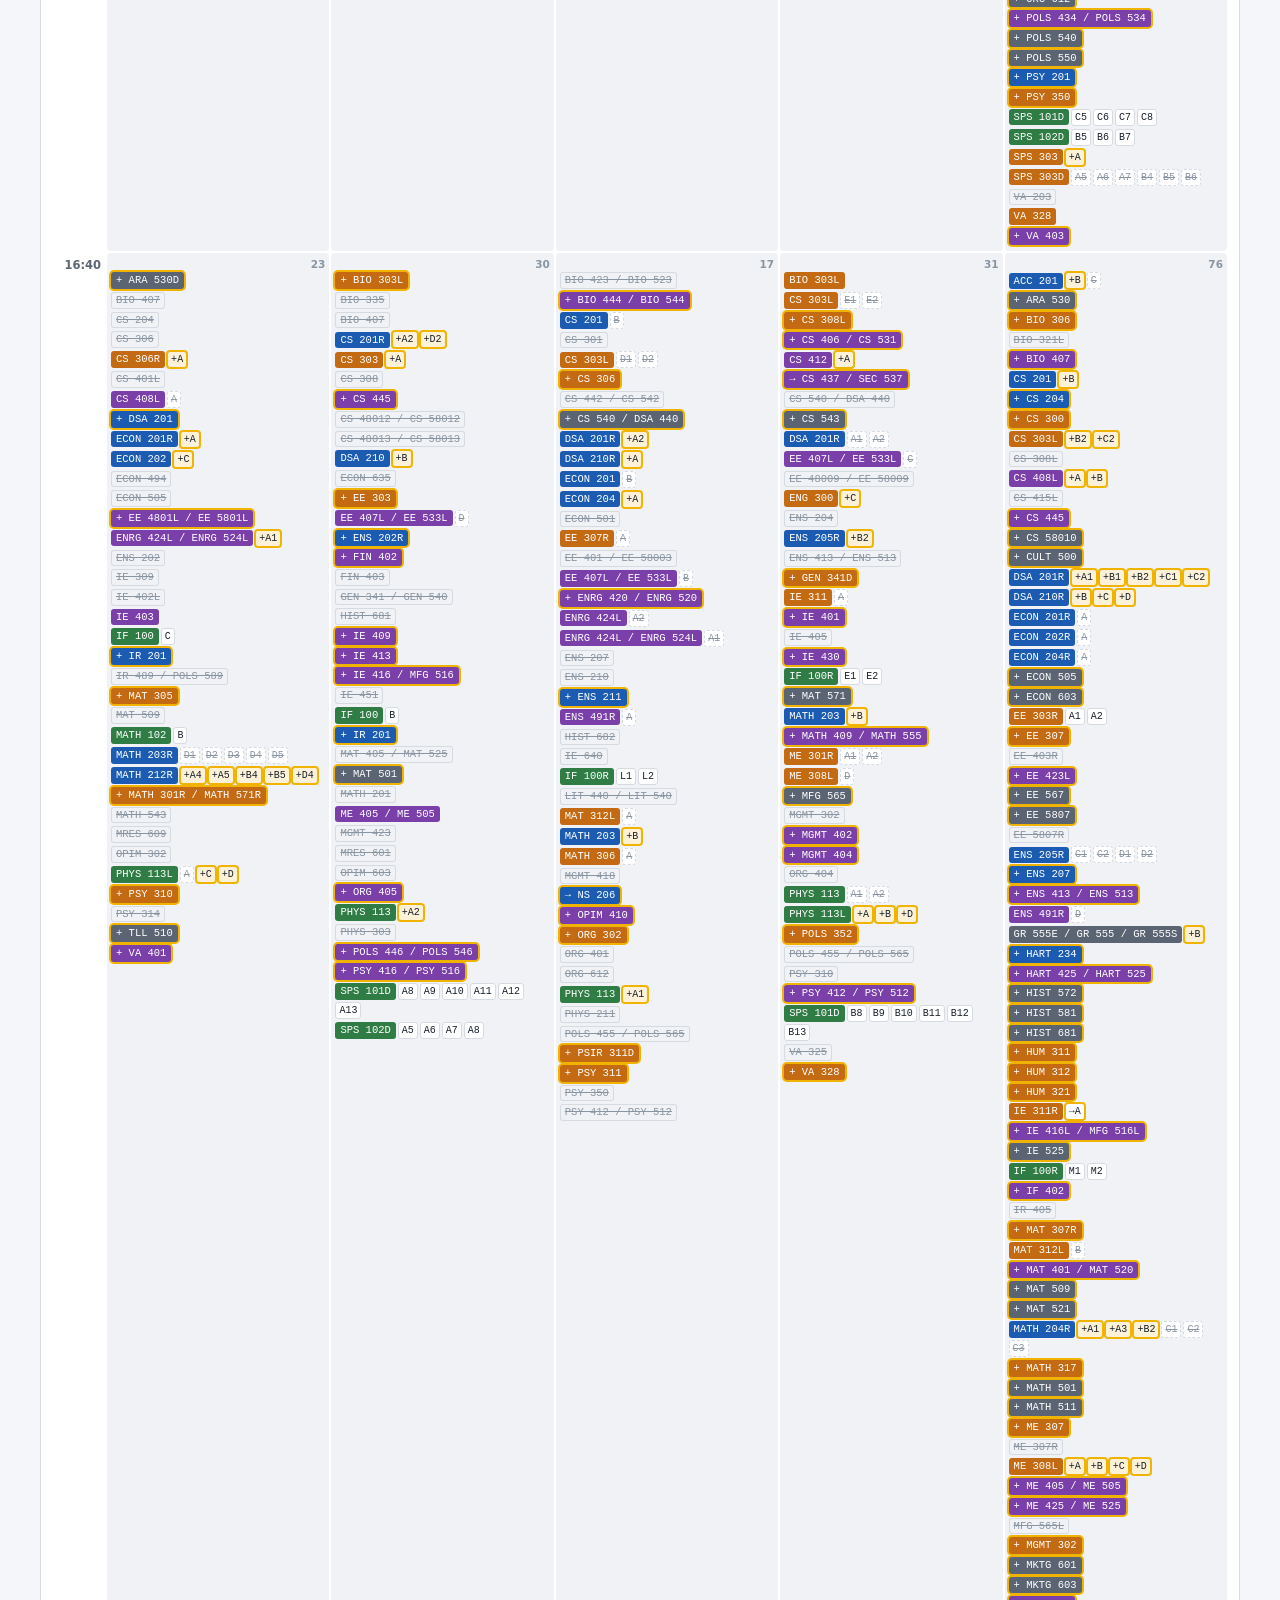
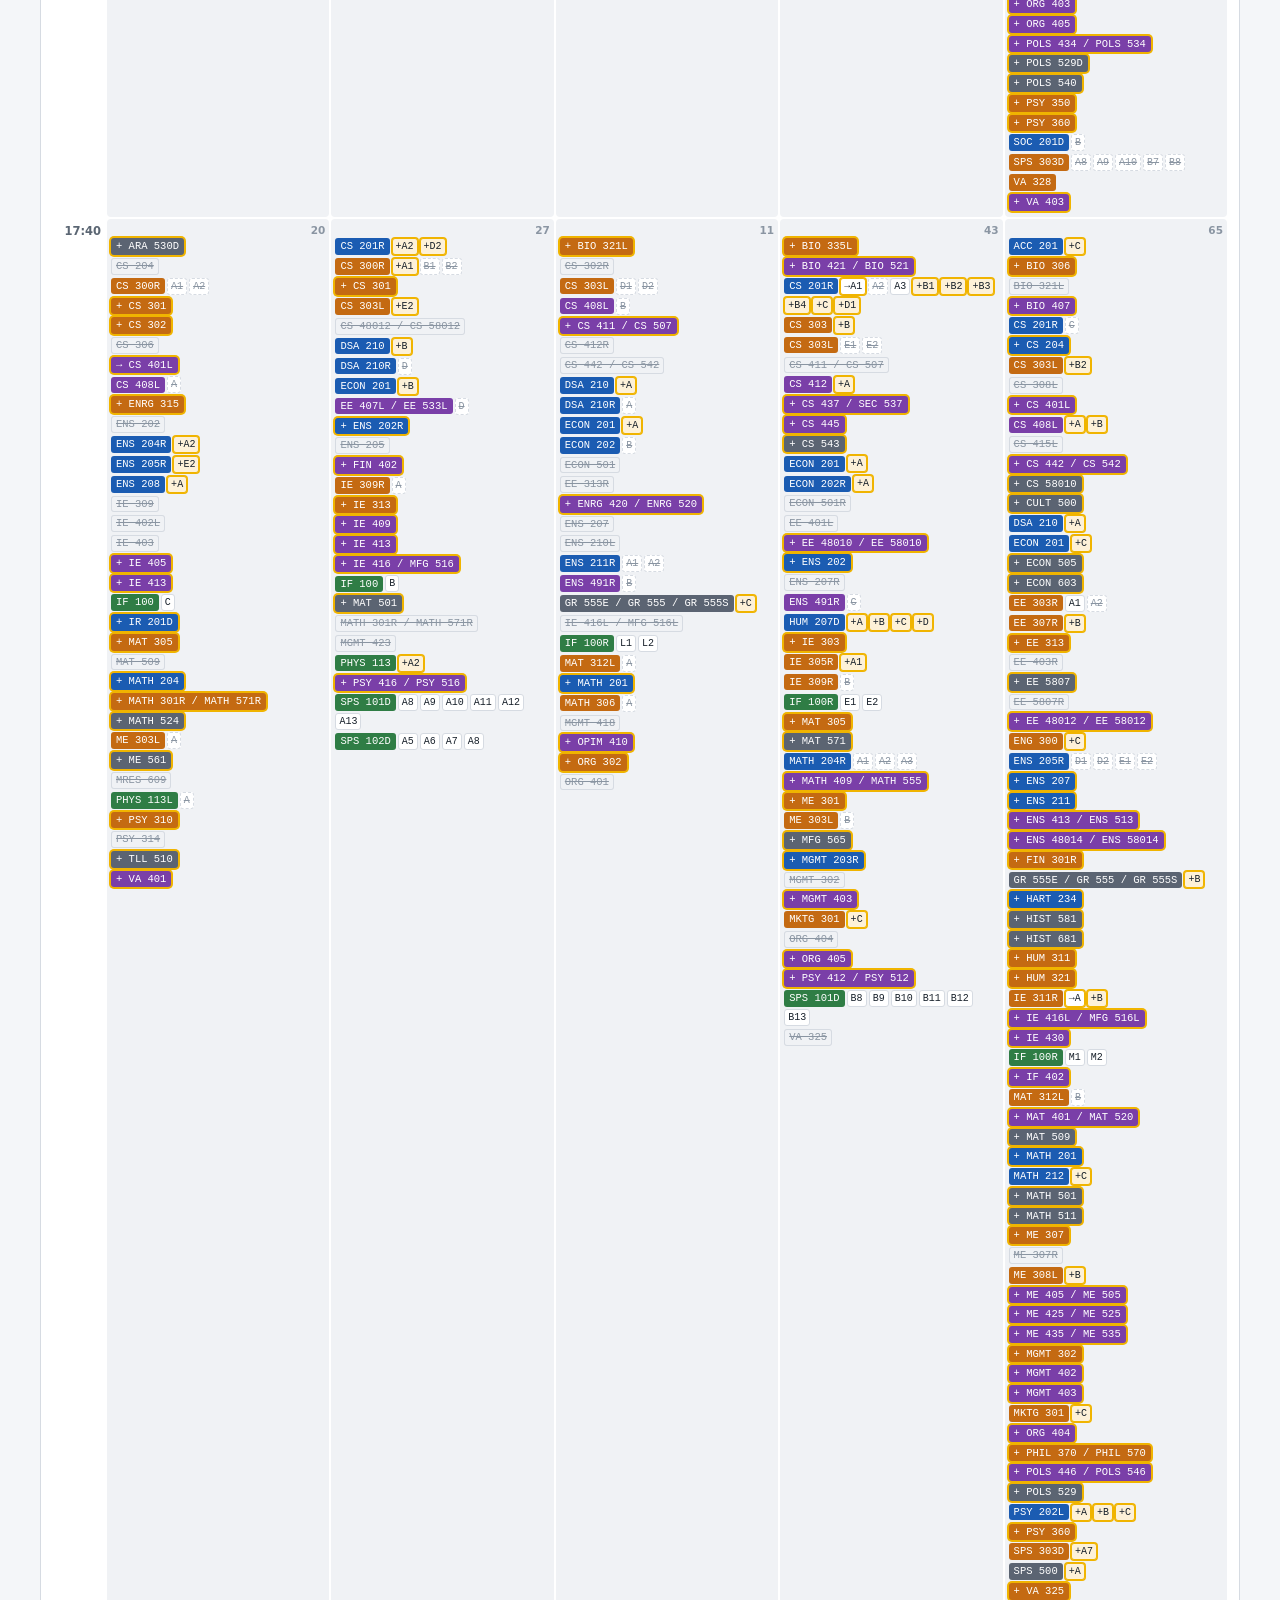
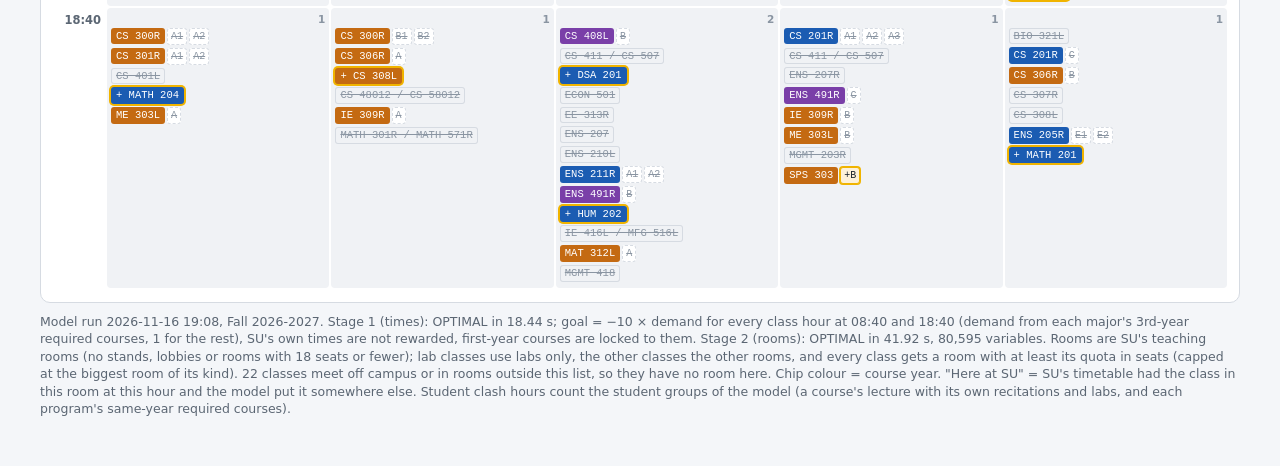
<file: newschedule.html>
<!doctype html>
<html lang="en">
<head>
  <meta charset="utf-8">
  <meta name="viewport" content="width=device-width, initial-scale=1">
  <title>SU Planner Admin – New schedule</title>
  <meta name="description" content="The Fall timetable our class scheduling model builds: every class's time and room, and what changed from SU's timetable.">
  <link rel="stylesheet" href="css/admin.css?v=202611161908">
  <link rel="stylesheet" href="css/bigrooms.css?v=202611161908">
  <link rel="stylesheet" href="css/newschedule.css?v=202611161908">
</head>
<body>
  <header class="topbar">
    <h1 class="brand"><a href="bigrooms.html">SU<span class="bp"> Planner</span> <small>Admin</small></a></h1>
    <nav class="page-tabs" aria-label="Pages">
      <a href="bigrooms.html"><span class="long">Big rooms</span><span class="short">Big rooms</span></a>
      <a href="currentschedule.html"><span class="long">Current schedule</span><span class="short">Current</span></a>
      <a href="newschedule.html" aria-current="page"><span class="long">New schedule</span><span class="short">New</span></a>
      <a href="others.html"><span class="long">Others</span><span class="short">Others</span></a>
    </nav>
    <a class="student-link" href="https://atamolla.github.io/su-planner/">Student site ↗</a>
  </header>

  <main>
    <section class="page-head">
      <h2>New schedule</h2>
      <p>The Fall timetable our model builds. Stage 1 picks every class's hours, stage 2 gives every hour a room.
        The model keeps classes away from 08:40 and 18:40 (weighted by demand). First-year courses keep SU's times and rooms.</p>
    </section>

    <div id="tiles" class="tiles"></div>

    <div class="controls">
      <div id="view" class="seg" role="group" aria-label="View"></div>
      <div id="only" class="seg" role="group" aria-label="Which classes"></div>
      <select id="bld" aria-label="Building"></select>
      <select id="subj" aria-label="Subject"></select>
      <input id="q" type="search" placeholder="Find a course, e.g. CS 303" aria-label="Find a course">
    </div>
    <div class="controls ns-filters">
      <div id="years" class="years" role="group" aria-label="Show or hide course years"></div>
      <select id="prog" aria-label="Program"></select>
      <select id="entry" aria-label="Curriculum of entry year"></select>
      <div id="cats" class="seg" role="group" aria-label="Program course types"></div>
      <div id="season" class="seg" role="group" aria-label="Suggested plan semesters"></div>
    </div>
    <div class="legend-row ns-legend" id="legend"></div>

    <div id="out"></div>

    <p class="note" id="foot"></p>
  </main>

  <script src="data/courses.js?v=202611161908"></script>
  <script src="data/schedule-202602.js?v=202611161908"></script>
  <script src="data/requirements.js?v=202611161908"></script>
  <script src="data/model-result.js?v=202611161908"></script>
  <script src="js/programs.js?v=202611161908"></script>
  <script src="js/shared.js?v=202611161908"></script>
  <script src="js/times.js?v=202611161908"></script>
  <script src="js/common.js?v=202611161908"></script>
  <script src="js/plan-core.js?v=202611161908"></script>
  <script src="js/newschedule.js?v=202611161908"></script>
</body>
</html>
</file>
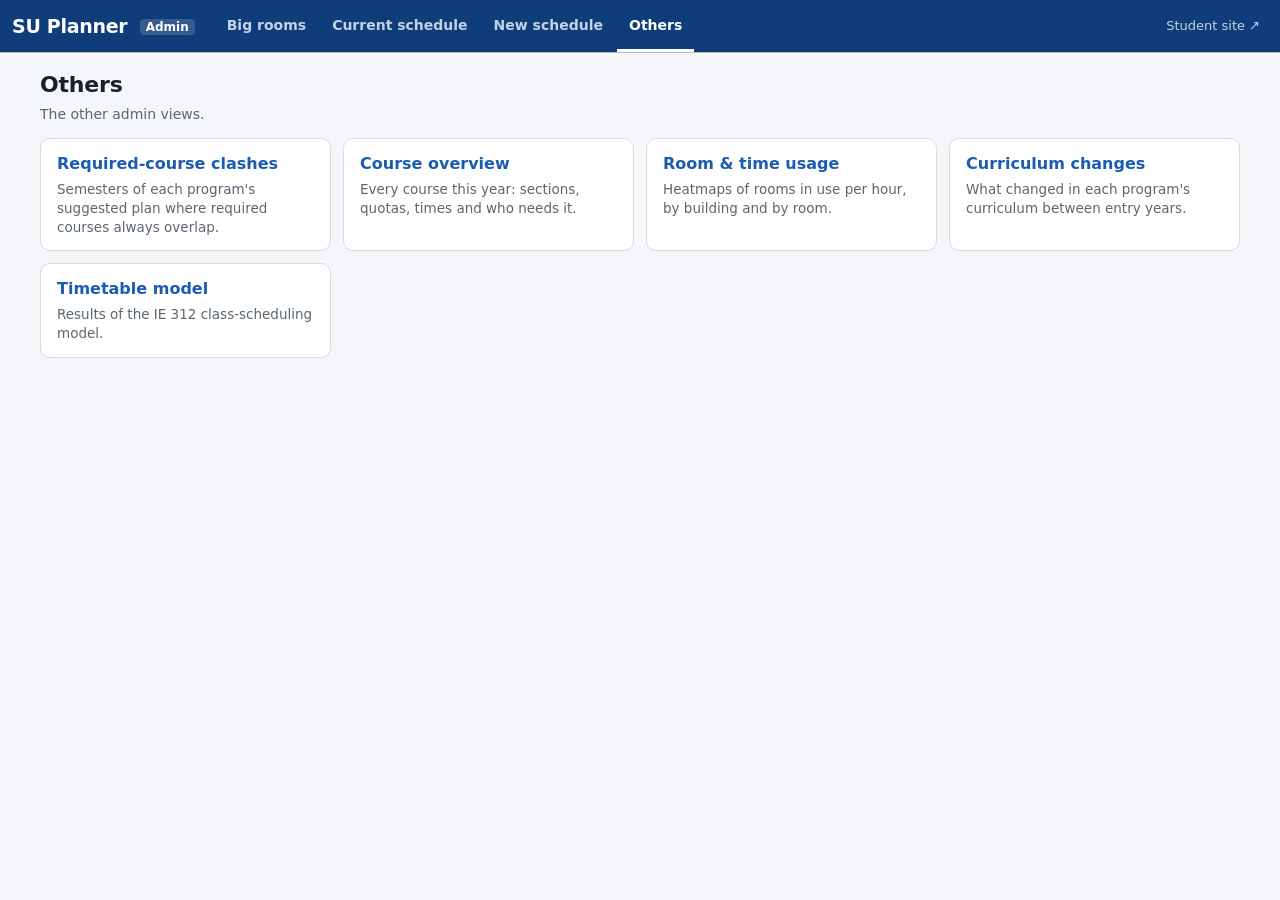
<file: others.html>
<!doctype html>
<html lang="en">
<head>
  <meta charset="utf-8">
  <meta name="viewport" content="width=device-width, initial-scale=1">
  <title>SU Planner Admin – Others</title>
  <meta name="description" content="The other SU Planner Admin views.">
  <link rel="stylesheet" href="css/admin.css?v=202611161908">
</head>
<body>
  <header class="topbar">
    <h1 class="brand"><a href="bigrooms.html">SU<span class="bp"> Planner</span> <small>Admin</small></a></h1>
    <nav class="page-tabs" aria-label="Pages">
      <a href="bigrooms.html"><span class="long">Big rooms</span><span class="short">Big rooms</span></a>
      <a href="currentschedule.html"><span class="long">Current schedule</span><span class="short">Current</span></a>
      <a href="newschedule.html"><span class="long">New schedule</span><span class="short">New</span></a>
      <a href="others.html" aria-current="page"><span class="long">Others</span><span class="short">Others</span></a>
    </nav>
    <a class="student-link" href="https://atamolla.github.io/su-planner/">Student site ↗</a>
  </header>

  <main>
    <section class="page-head">
      <h2>Others</h2>
      <p>The other admin views.</p>
    </section>
    <div class="others">
      <a class="card other" href="clashes.html"><b>Required-course clashes</b><span>Semesters of each program's suggested plan where required courses always overlap.</span></a>
      <a class="card other" href="courses.html"><b>Course overview</b><span>Every course this year: sections, quotas, times and who needs it.</span></a>
      <a class="card other" href="rooms.html"><b>Room &amp; time usage</b><span>Heatmaps of rooms in use per hour, by building and by room.</span></a>
      <a class="card other" href="changes.html"><b>Curriculum changes</b><span>What changed in each program's curriculum between entry years.</span></a>
      <a class="card other" href="model.html"><b>Timetable model</b><span>Results of the IE 312 class-scheduling model.</span></a>
    </div>
  </main>

</body>
</html>
</file>
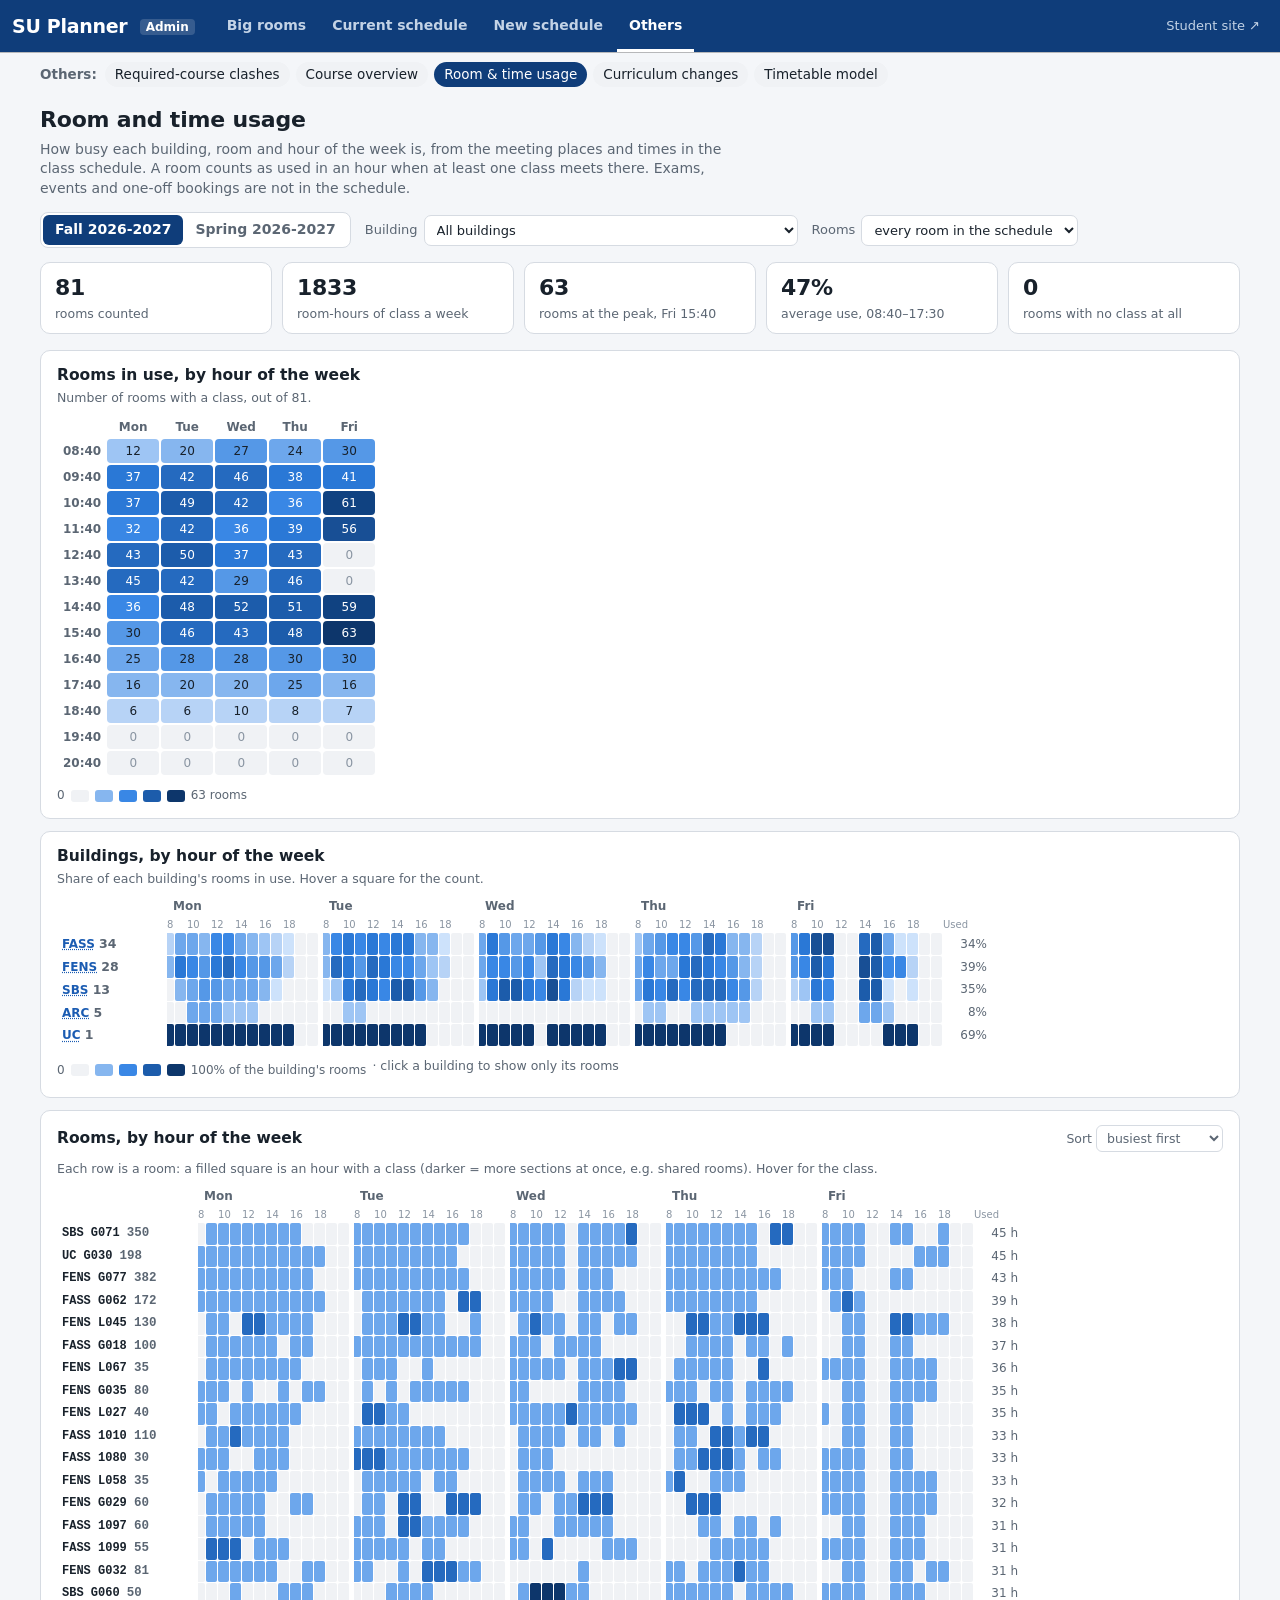
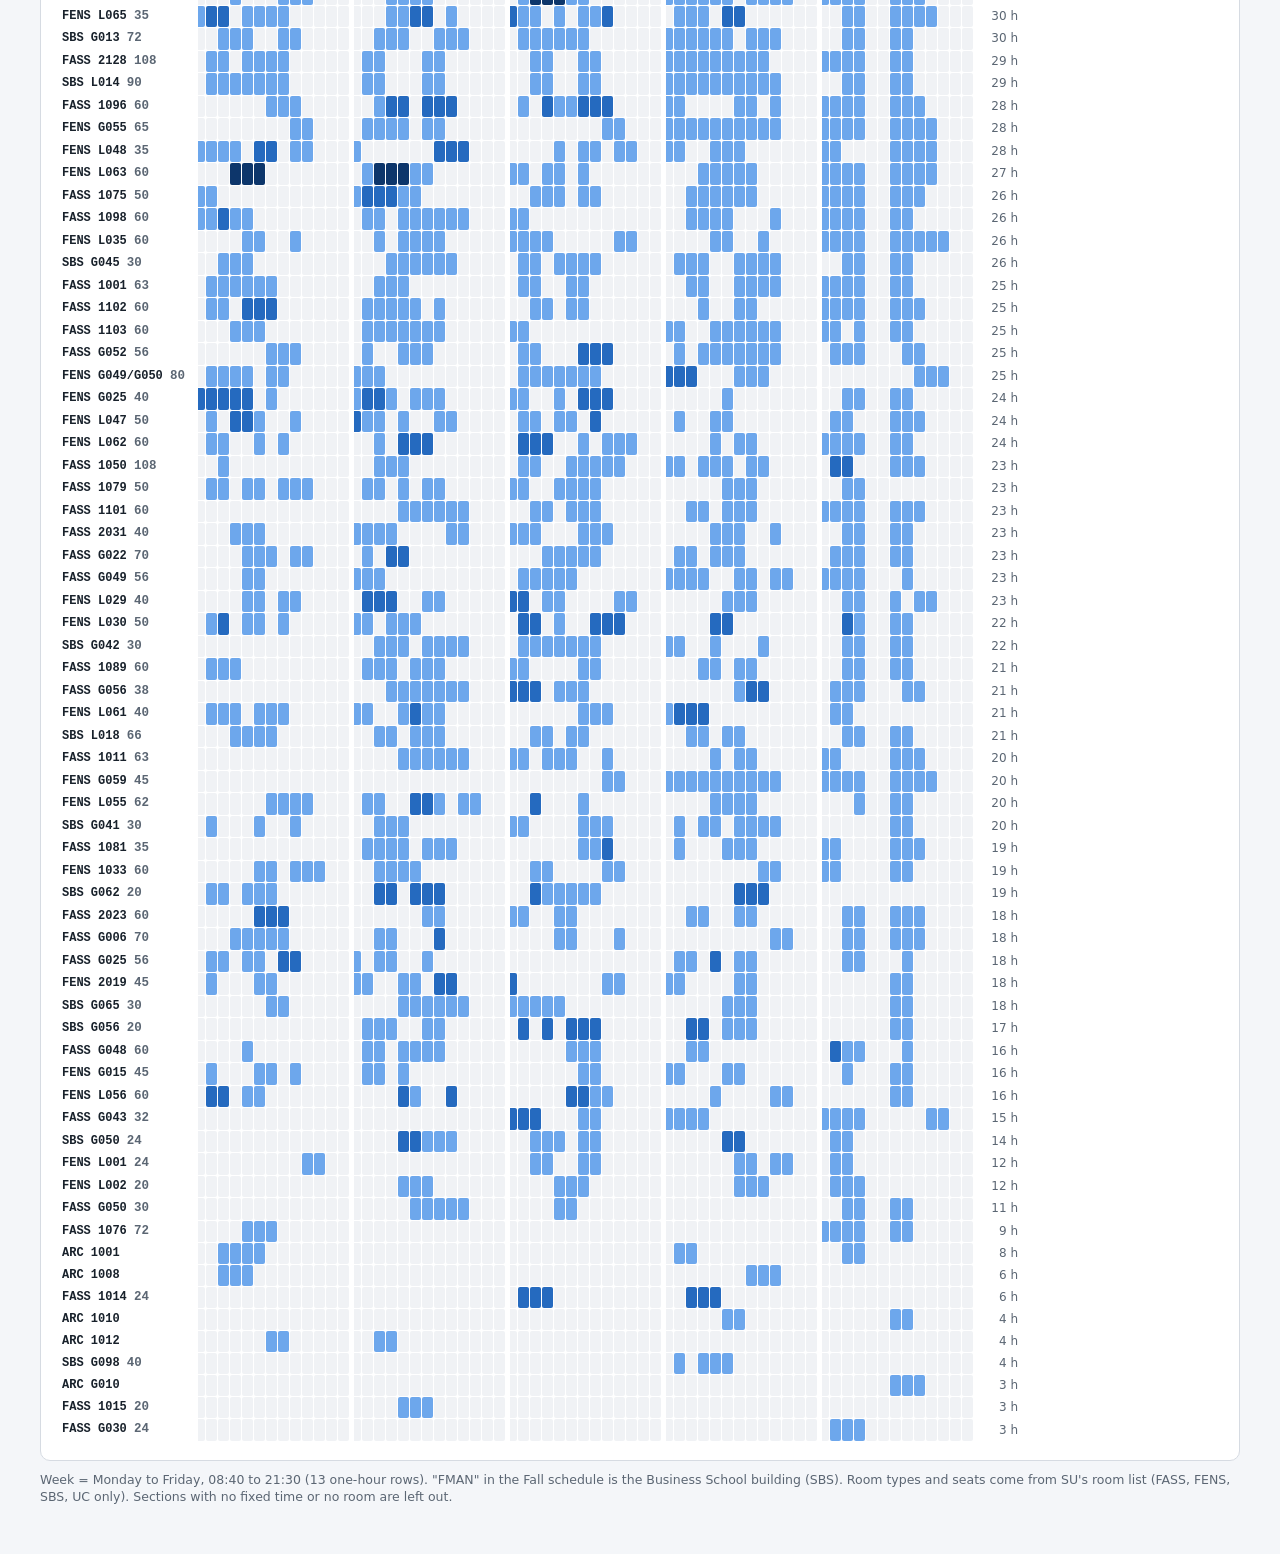
<file: rooms.html>
<!doctype html>
<html lang="en">
<head>
  <meta charset="utf-8">
  <meta name="viewport" content="width=device-width, initial-scale=1">
  <title>SU Planner Admin – Room and time usage</title>
  <meta name="description" content="Heatmaps of how busy each Sabancı University building, room and hour of the week is.">
  <link rel="stylesheet" href="css/admin.css?v=202611161908">
  <link rel="stylesheet" href="css/rooms.css?v=202611161908">
</head>
<body>
  <header class="topbar">
    <h1 class="brand"><a href="bigrooms.html">SU<span class="bp"> Planner</span> <small>Admin</small></a></h1>
    <nav class="page-tabs" aria-label="Pages">
      <a href="bigrooms.html"><span class="long">Big rooms</span><span class="short">Big rooms</span></a>
      <a href="currentschedule.html"><span class="long">Current schedule</span><span class="short">Current</span></a>
      <a href="newschedule.html"><span class="long">New schedule</span><span class="short">New</span></a>
      <a href="others.html" aria-current="page"><span class="long">Others</span><span class="short">Others</span></a>
    </nav>
    <a class="student-link" href="https://atamolla.github.io/su-planner/">Student site ↗</a>
  </header>
  <nav class="sub-tabs" aria-label="Other pages"><span>Others:</span>
    <a href="clashes.html">Required-course clashes</a>
    <a href="courses.html">Course overview</a>
    <a href="rooms.html" aria-current="page">Room &amp; time usage</a>
    <a href="changes.html">Curriculum changes</a>
    <a href="model.html">Timetable model</a>
  </nav>

  <main>
    <section class="page-head">
      <h2>Room and time usage</h2>
      <p>How busy each building, room and hour of the week is, from the meeting places and times in the class
        schedule. A room counts as used in an hour when at least one class meets there. Exams, events and one-off
        bookings are not in the schedule.</p>
    </section>

    <div class="controls">
      <div id="term" class="seg" role="group" aria-label="Semester"></div>
      <label>Building <select id="building"></select></label>
      <label>Rooms <select id="kind">
        <option value="all">every room in the schedule</option>
        <option value="teach">classrooms &amp; halls</option>
        <option value="lab">labs</option>
      </select></label>
    </div>

    <div id="tiles" class="tiles"></div>

    <section class="card">
      <h3 class="card-title">Rooms in use, by hour of the week</h3>
      <p class="muted small" id="week-sub"></p>
      <div class="heat-wrap"><table id="week" class="heat week"></table></div>
      <div id="week-legend" class="legend-row"></div>
    </section>

    <section class="card">
      <h3 class="card-title">Buildings, by hour of the week</h3>
      <p class="muted small">Share of each building's rooms in use. Hover a square for the count.</p>
      <div class="heat-wrap"><table id="bld" class="heat wide"></table></div>
      <div id="bld-legend" class="legend-row"></div>
    </section>

    <section class="card">
      <div class="room-head">
        <h3 class="card-title">Rooms, by hour of the week</h3>
        <label class="muted small">Sort <select id="sort">
          <option value="busy">busiest first</option>
          <option value="idle">least used first</option>
          <option value="name">by name</option>
          <option value="seats">by seats</option>
        </select></label>
      </div>
      <p class="muted small">Each row is a room: a filled square is an hour with a class (darker = more sections at once, e.g. shared rooms). Hover for the class.</p>
      <div class="heat-wrap"><table id="rooms" class="heat wide rooms-t"></table></div>
    </section>

    <p class="note">Week = Monday to Friday, 08:40 to 21:30 (13 one-hour rows). "FMAN" in the Fall schedule is the
      Business School building (SBS). Room types and seats come from SU's room list (FASS, FENS, SBS, UC only). Sections
      with no fixed time or no room are left out.</p>
  </main>

  <script src="data/courses.js?v=202611161908"></script>
  <script src="data/schedule-202602.js?v=202611161908"></script>
  <script src="data/requirements.js?v=202611161908"></script>
  <script src="data/rooms.js?v=202611161908"></script>
  <script src="js/programs.js?v=202611161908"></script>
  <script src="js/shared.js?v=202611161908"></script>
  <script src="js/common.js?v=202611161908"></script>
  <script src="js/rooms.js?v=202611161908"></script>
</body>
</html>
</file>
<file: css/admin.css>
/* SU Planner Admin: shared look (top bar, page frame, controls, tables, chips, heatmaps).
   Colours follow SU Planner (css/style.css in the student site). */
:root {
  --top-h: 52px;
  --brand: #0f3d7a;
  --brand-hi: #1b5cb2;
  --bg: #f4f6f9;
  --card: #ffffff;
  --ink: #18212b;
  --muted: #5b6673;
  --faint: #8a95a2;
  --line: #d6dbe2;
  --line-soft: #e7eaef;
  --ok: #2f7d45;
  --ok-bg: #e4f3e8;
  --bad: #b8282f;
  --bad-bg: #fbe7e8;
  --warn: #8a5a00;
  --warn-bg: #fdf1d8;
  --add: #2f7d45;
  --del: #b8282f;
  /* sequential blue ramp, light -> dark (heatmaps) */
  --s0: #f0f2f5;
  --mono: ui-monospace, "Cascadia Mono", Consolas, "Courier New", monospace;
  /* role colours for program chips */
  --r-required: #0f3d7a;
  --r-requirement: #3d5f99;
  --r-core: #2f7d6d;
  --r-area: #7a5a12;
  --r-university: #6b5aa6;
  --r-faculty: #66707c;
  --r-free: #66707c;
}

* { box-sizing: border-box; }
html, body { margin: 0; }
body {
  min-height: 100vh;
  font: 14px/1.4 system-ui, "Segoe UI", Roboto, sans-serif;
  color: var(--ink);
  background: var(--bg);
}
button, select, input { font: inherit; color: inherit; }
[hidden] { display: none !important; }
a { color: var(--brand-hi); }
code, .code { font-family: var(--mono); font-size: 0.94em; }

/* ---------- Top bar ---------- */
.topbar {
  position: sticky; top: 0; z-index: 10;
  display: flex; align-items: center; gap: 6px;
  height: var(--top-h); padding: 0 12px;
  background: var(--brand); color: #fff;
  box-shadow: 0 1px 0 rgba(0, 0, 0, 0.25);
}
.brand { margin: 0; font-size: 19px; font-weight: 750; letter-spacing: -0.3px; white-space: nowrap; }
.brand a { color: inherit; text-decoration: none; }
.brand small { margin-left: 6px; padding: 1px 6px; border-radius: 4px; background: rgba(255, 255, 255, 0.16); font-size: 12px; font-weight: 650; letter-spacing: 0; vertical-align: 2px; }
.page-tabs { display: flex; align-self: stretch; gap: 2px; margin-left: 14px; overflow-x: auto; scrollbar-width: none; }
.page-tabs::-webkit-scrollbar { display: none; }
.page-tabs a {
  display: flex; align-items: center; padding: 3px 12px 0;
  border-bottom: 3px solid transparent;
  color: #c3d3e6; font-size: 14px; font-weight: 600; text-decoration: none; white-space: nowrap;
}
.page-tabs a:hover { background: rgba(255, 255, 255, 0.08); color: #fff; }
.page-tabs a[aria-current="page"] { border-bottom-color: #fff; color: #fff; }
.page-tabs a:focus-visible { outline: 2px solid #fff; outline-offset: -2px; }
.page-tabs .short { display: none; }
.student-link { margin-left: auto; padding: 6px 8px; border-radius: 6px; color: #c3d3e6; font-size: 13px; text-decoration: none; white-space: nowrap; }
.student-link:hover { background: rgba(255, 255, 255, 0.1); color: #fff; }

/* ---------- Page frame ---------- */
main { max-width: 1240px; margin: 0 auto; padding: 18px 20px 48px; }
.page-head h2 { margin: 0 0 4px; font-size: 22px; letter-spacing: -0.2px; }
.page-head p { margin: 0 0 14px; max-width: 78ch; color: var(--muted); }
h3 { margin: 22px 0 8px; font-size: 16px; }
.card { padding: 14px 16px; border: 1px solid var(--line); border-radius: 10px; background: var(--card); }
.card + .card { margin-top: 12px; }
.muted { color: var(--muted); }
.small { font-size: 12.5px; }
.note { margin: 10px 0 0; color: var(--muted); font-size: 12.5px; }

/* Controls row */
.controls { display: flex; flex-wrap: wrap; align-items: center; gap: 8px 14px; margin: 0 0 14px; }
.controls label { display: inline-flex; align-items: center; gap: 6px; color: var(--muted); font-size: 13px; }
.controls select, .controls input[type="search"] {
  min-width: 0; padding: 6px 8px; border: 1px solid var(--line); border-radius: 7px;
  background: var(--card); color: var(--ink);
}
.controls input[type="search"] { width: 240px; }
.controls select:focus-visible, .controls input:focus-visible, .seg button:focus-visible { outline: 2px solid var(--brand-hi); outline-offset: 1px; }
.check { cursor: pointer; }
.seg { display: inline-flex; padding: 2px; border: 1px solid var(--line); border-radius: 8px; background: var(--card); }
.seg button {
  padding: 5px 12px; border: 0; border-radius: 6px; background: none;
  color: var(--muted); font-weight: 600; cursor: pointer; white-space: nowrap;
}
.seg button[aria-pressed="true"] { background: var(--brand); color: #fff; }
.count { color: var(--muted); font-size: 13px; }

/* Stat tiles */
.tiles { display: grid; grid-template-columns: repeat(auto-fit, minmax(170px, 1fr)); gap: 10px; margin: 0 0 16px; }
.tile { padding: 10px 14px; border: 1px solid var(--line); border-radius: 10px; background: var(--card); }
.tile b { display: block; font-size: 22px; letter-spacing: -0.3px; }
.tile span { color: var(--muted); font-size: 12.5px; }

/* Badges */
.badge { display: inline-block; padding: 1px 7px; border-radius: 10px; font-size: 12px; font-weight: 650; white-space: nowrap; }
.badge.ok { background: var(--ok-bg); color: var(--ok); }
.badge.bad { background: var(--bad-bg); color: var(--bad); }
.badge.warn { background: var(--warn-bg); color: var(--warn); }
.badge.now { background: #e2ebf8; color: var(--brand); }
.badge.plain { background: #eceff3; color: var(--muted); }

/* Program chips coloured by role */
.chips { display: flex; flex-wrap: wrap; gap: 3px; }
.chip {
  display: inline-block; padding: 0 6px; border: 1px solid currentColor; border-radius: 4px;
  font-size: 11.5px; font-weight: 650; line-height: 17px; white-space: nowrap;
}
.chip.required { color: #fff; background: var(--r-required); border-color: var(--r-required); }
.chip.requirement { color: var(--r-requirement); }
.chip.core { color: var(--r-core); }
.chip.area { color: var(--r-area); }
.chip.university { color: var(--r-university); }
.chip.faculty, .chip.free { color: var(--r-free); border-style: dashed; }

/* Tables */
.table-wrap { overflow-x: auto; border: 1px solid var(--line); border-radius: 10px; background: var(--card); }
table.data { width: 100%; border-collapse: collapse; }
table.data th, table.data td { padding: 7px 10px; border-bottom: 1px solid var(--line-soft); text-align: left; vertical-align: top; }
table.data th { position: sticky; top: 0; background: #f8f9fb; color: var(--muted); font-size: 12.5px; font-weight: 650; white-space: nowrap; }
table.data th button { padding: 0; border: 0; background: none; color: inherit; font-weight: inherit; cursor: pointer; }
table.data th button:hover { color: var(--ink); }
table.data tbody tr:last-child td { border-bottom: 0; }
table.data td.num, table.data th.num { text-align: right; font-variant-numeric: tabular-nums; }
.nowrap { white-space: nowrap; }

/* Heatmap cells (sequential, one hue light -> dark) */
.heat { border-collapse: separate; border-spacing: 2px; font-size: 12px; }
.heat th { padding: 2px 4px; color: var(--muted); font-weight: 600; white-space: nowrap; }
.heat td { min-width: 30px; height: 26px; padding: 0 2px; border-radius: 4px; text-align: center; font-variant-numeric: tabular-nums; cursor: default; }
.heat td.zero { background: var(--s0); color: var(--faint); }
.heat td:hover { outline: 2px solid var(--ink); outline-offset: -1px; }
.legend-ramp { display: inline-flex; align-items: center; gap: 6px; color: var(--muted); font-size: 12px; }
.legend-ramp i { display: inline-block; width: 18px; height: 12px; border-radius: 3px; }

/* Tooltip */
.tip {
  position: fixed; z-index: 50; max-width: 320px; padding: 7px 10px; border-radius: 7px;
  background: #18212b; color: #fff; font-size: 12.5px; line-height: 1.35; pointer-events: none;
  box-shadow: 0 4px 14px rgba(0, 0, 0, 0.2);
}
.tip b { font-weight: 650; }

/* Lists of changes */
.diff { margin: 4px 0 0; padding: 0; list-style: none; }
.diff li { padding: 2px 0; }
.diff .add::before { content: "+ "; color: var(--add); font-weight: 750; }
.diff .del::before { content: "− "; color: var(--del); font-weight: 750; }
.diff .chg::before { content: "~ "; color: var(--warn); font-weight: 750; }

details.fold summary { cursor: pointer; color: var(--muted); }
details.fold[open] summary { margin-bottom: 4px; }

.empty { padding: 26px; color: var(--muted); text-align: center; }

/* ---------- Medium screens: five tabs need the short names ---------- */
@media (max-width: 1060px) {
  .page-tabs .long { display: none; }
  .page-tabs .short { display: inline; }
}

/* ---------- Phones ---------- */
@media (max-width: 760px) {
  main { padding: 14px 12px 40px; }
  .topbar { padding: 0 8px; gap: 2px; }
  .brand { font-size: 17px; }
  .brand .bp, .student-link { display: none; }
  .brand small { margin-left: 4px; font-size: 11px; }
  .page-tabs { margin-left: 4px; }
  .page-tabs a { padding: 3px 7px 0; font-size: 13.5px; }
  .page-tabs .long { display: none; }
  .page-tabs .short { display: inline; }
  .controls { gap: 8px; }
  .controls input[type="search"] { width: 100%; }
  .controls label { flex-wrap: wrap; }
  .page-head h2 { font-size: 19px; }
}
@media (max-width: 420px) {
  .page-tabs a { padding: 3px 5px 0; font-size: 13px; }
}
@media print {
  .topbar, .controls { display: none; }
  body { background: #fff; }
}

/* Second row of tabs on the pages under "Others" */
.sub-tabs { display: flex; flex-wrap: wrap; align-items: center; gap: 4px 6px; max-width: 1240px; margin: 0 auto; padding: 10px 20px 0; font-size: 13.5px; }
.sub-tabs span { color: var(--muted); font-weight: 600; margin-right: 2px; }
.sub-tabs a { padding: 3px 10px; border-radius: 14px; background: var(--s0); color: var(--ink); text-decoration: none; }
.sub-tabs a:hover { background: #e2ebf8; }
.sub-tabs a[aria-current="page"] { background: var(--brand); color: #fff; }
@media (max-width: 760px) { .sub-tabs { padding: 8px 12px 0; } }
@media print { .sub-tabs { display: none; } }

/* Others page: links to the older views */
.others { display: grid; grid-template-columns: repeat(auto-fill, minmax(260px, 1fr)); gap: 12px; margin-top: 8px; }
.card.other { display: flex; flex-direction: column; gap: 4px; padding: 14px 16px; color: var(--ink); text-decoration: none; }
.card.other b { color: var(--brand-hi); font-size: 16px; }
.card.other span { color: var(--muted); font-size: 13.5px; }
.card.other:hover { border-color: var(--brand-hi); }
.others .card + .card { margin-top: 0; }
</file>
<file: css/bigrooms.css>
/* Big rooms page */
.br-card { margin-top: 12px; padding: 0; overflow: hidden; }
.br-head {
  display: flex; flex-wrap: wrap; align-items: center; gap: 6px 14px;
  padding: 12px 16px; border-bottom: 1px solid var(--line-soft);
}
.br-name { margin: 0; font-size: 17px; font-family: var(--mono); letter-spacing: -0.3px; }
.br-name small { font-family: system-ui, "Segoe UI", Roboto, sans-serif; font-size: 13px; font-weight: 500; color: var(--muted); }
.br-range { padding: 3px 10px; border-radius: 14px; background: #e2ebf8; color: var(--brand); font-weight: 700; white-space: nowrap; }
.br-cat { padding: 1px 8px; border-radius: 10px; font-size: 12px; font-weight: 700; white-space: nowrap; }
.br-cat.vl { background: #0d366b; color: #fff; }
.br-cat.l { background: #9ec5f4; color: #18212b; }
.br-count { margin-left: auto; color: var(--muted); white-space: nowrap; }

.br-hours { display: flex; flex-wrap: wrap; align-items: center; gap: 4px 10px; padding: 8px 16px; background: #f8f9fb; font-size: 12.5px; color: var(--muted); }
.meter { position: relative; width: 160px; height: 8px; border-radius: 4px; background: var(--line-soft); overflow: hidden; }
.meter i { position: absolute; inset: 0 auto 0 0; border-radius: 4px; background: var(--brand-hi); }
.meter.over i { background: var(--bad); }
.br-hours b.bad { color: var(--bad); }

.br-card table.data { font-size: 13px; }
.br-card table.data th { top: auto; }
.br-card .cname { color: var(--muted); }
.br-card td.here { color: var(--ok); font-weight: 650; }
.br-empty { padding: 12px 16px; color: var(--faint); }

@media (max-width: 760px) {
  .br-head { padding: 10px 12px; }
  .br-count { margin-left: 0; }
  .br-card .c-name, .br-card .c-time { display: none; }
}
.tile b.bad-n { color: var(--bad); }

/* Week grid: Mon–Fri × 08:40–18:40 */
.wk { display: grid; grid-template-columns: 52px repeat(5, minmax(110px, 1fr)); gap: 2px; padding: 10px 16px 14px; overflow-x: auto; font-size: 11.5px; }
.wk-h { padding: 2px 4px; color: var(--muted); font-weight: 700; text-align: center; }
.wk-t { padding: 3px 4px 0 0; color: var(--muted); text-align: right; font-variant-numeric: tabular-nums; font-weight: 600; }
.wk-c { position: relative; display: flex; flex-wrap: wrap; align-content: flex-start; gap: 2px; min-height: 26px; padding: 3px; border-radius: 4px; background: var(--s0); }
.wk-c:hover { outline: 2px solid var(--ink); outline-offset: -1px; }
.wk-c.some { background: #e2ebf8; }
.wk-c.full { background: #fdf1d8; }
.wk-c.over { background: var(--bad-bg); box-shadow: inset 0 0 0 1px var(--bad); }
.wk-c.brk { background: repeating-linear-gradient(45deg, #eef0f3 0 6px, #e3e6ea 6px 12px); }
.wk-brk { color: var(--faint); font-style: italic; margin: auto; }
.wk-chip { padding: 1px 5px; border-radius: 3px; background: var(--brand); color: #fff; font-family: var(--mono); font-size: 10.5px; white-space: nowrap; }
.wk-over { margin-left: auto; color: var(--bad); font-weight: 800; }
@media (max-width: 760px) { .wk { padding: 8px 8px 12px; grid-template-columns: 44px repeat(5, minmax(96px, 1fr)); } }

/* Course years: colours and show/hide buttons */
.wk-chip.y1, .yr-dot.y1 { background: #2f7d45; }
.wk-chip.y2, .yr-dot.y2 { background: #1b5cb2; }
.wk-chip.y3, .yr-dot.y3 { background: #c46a12; }
.wk-chip.y4, .yr-dot.y4 { background: #7a3fa8; }
.wk-chip.yg, .yr-dot.yg { background: #5b6472; }
.wk-chip.oq { outline: 2px dashed #18212b; outline-offset: 1px; }
.badge.over-seats { background: #eef0f3; color: var(--muted); }
.yr-dot { display: inline-block; width: 9px; height: 9px; margin-right: 6px; border-radius: 50%; vertical-align: 1px; }
.years { display: inline-flex; flex-wrap: wrap; gap: 4px; }
.yr { padding: 4px 10px; border: 2px solid transparent; border-radius: 14px; color: #fff; font: inherit; font-size: 13px; font-weight: 650; cursor: pointer; }
.yr.y1 { background: #2f7d45; } .yr.y2 { background: #1b5cb2; } .yr.y3 { background: #c46a12; } .yr.y4 { background: #7a3fa8; } .yr.yg { background: #5b6472; }
.yr[aria-pressed="false"] { background: var(--card); color: var(--faint); border-color: var(--line); text-decoration: line-through; }
.yr:focus-visible { outline: 2px solid var(--brand-hi); outline-offset: 1px; }
</file>
<file: css/changes.css>
/* Curriculum changes page */
.compare { margin-top: 18px; padding: 10px 12px; border: 1px solid var(--line); border-radius: 10px; background: var(--card); }
.matrix th.prog { position: static; min-width: 180px; background: none; color: var(--ink); font-size: 13px; font-weight: 600; white-space: normal; }
.matrix td { padding: 4px 6px; }
.cell {
  min-width: 40px; padding: 4px 8px; border: 1px solid transparent; border-radius: 6px;
  background: #f0f2f5; color: var(--faint); font-weight: 700; cursor: pointer;
}
.cell.has { background: var(--warn-bg); color: var(--warn); }
.cell:hover { border-color: var(--ink); }
.cell.picked { outline: 2px solid var(--brand); outline-offset: 1px; }

.group + .group { margin-top: 10px; padding-top: 8px; border-top: 1px dashed var(--line); }
.g-head { display: flex; flex-wrap: wrap; align-items: center; gap: 6px; }
.diff.totals { margin: 0 0 10px; font-weight: 600; }
.diff.cols { columns: 2 300px; column-gap: 24px; font-size: 13px; }
.diff.cols li { break-inside: avoid; }
.step + .step { margin-top: 10px; }
.step-head { display: flex; flex-wrap: wrap; align-items: center; gap: 8px; margin-bottom: 6px; }
.step.quiet { padding: 10px 16px; }
.step.quiet .step-head { margin: 0; }
.step.quiet .none { display: none; }
.none { margin: 0; }

@media (max-width: 760px) {
  .matrix th.prog { min-width: 130px; }
}
</file>
<file: css/clashes.css>
/* Required-course clashes page */
.fix { padding: 12px 14px; }
.fix + .fix { margin-top: 10px; }
.fix-head { display: flex; align-items: center; gap: 8px; margin-bottom: 6px; }
.now-text { color: var(--bad); }
.pair + .pair { margin-top: 10px; padding-top: 10px; border-top: 1px dashed var(--line); }
.pair-title { font-size: 14.5px; }
.pair-title .x { margin: 0 4px; color: var(--bad); font-weight: 750; }
.pair-when { margin: 4px 0 6px; }
.comps { display: grid; grid-template-columns: repeat(auto-fit, minmax(260px, 1fr)); gap: 6px 16px; }
.comp-name { font-weight: 650; font-size: 13px; }
.secs { margin: 2px 0 0; padding-left: 16px; font-size: 12.5px; }
.secs li { margin: 1px 0; }
.sec { display: inline-block; min-width: 22px; font-weight: 650; }
.who-list { display: flex; flex-wrap: wrap; gap: 4px; margin-top: 10px; }
.who {
  padding: 2px 8px; border: 1px solid var(--line); border-radius: 12px; background: #f8f9fb;
  color: var(--muted); font-size: 12px; font-weight: 600; cursor: pointer; white-space: nowrap;
}
.who:hover { border-color: var(--brand-hi); color: var(--ink); }
.who.now { border-color: #e4a9ad; background: var(--bad-bg); color: var(--bad); }

.matrix th.prog { color: var(--ink); font-weight: 600; white-space: normal; min-width: 180px; position: static; background: none; font-size: 13px; }
.matrix td { padding: 4px 6px; }
.cell {
  min-width: 40px; padding: 4px 8px; border: 1px solid transparent; border-radius: 6px;
  font-weight: 700; cursor: pointer;
}
.cell.ok { background: var(--ok-bg); color: var(--ok); }
.cell.bad { background: var(--bad-bg); color: var(--bad); }
.cell:hover { border-color: var(--ink); }
.cell.picked { outline: 2px solid var(--brand); outline-offset: 1px; }

.sem-grid { display: grid; grid-template-columns: repeat(auto-fill, minmax(330px, 1fr)); gap: 10px; }
.sem-grid .card + .card { margin-top: 0; }
.sem.has-clash { border-color: #e4a9ad; box-shadow: inset 3px 0 0 var(--bad); }
.sem-head { display: flex; flex-wrap: wrap; align-items: baseline; gap: 6px; }
.sem-status { margin: 5px 0; }
.sem-courses { margin: 0 0 6px; padding-left: 16px; font-size: 13px; }
.sem-extra { margin: 6px 0 0; padding-left: 16px; }
.moved { margin: 8px 0 0; padding: 6px 8px; border-radius: 6px; background: #f4f6f9; color: var(--muted); }

@media (max-width: 760px) {
  .sem-grid { grid-template-columns: 1fr; }
  .comps { grid-template-columns: 1fr; }
  .matrix th.prog { min-width: 130px; }
}
</file>
<file: css/courses.css>
/* Course overview page */
.legend { display: flex; flex-wrap: wrap; align-items: center; gap: 6px; margin: -4px 0 10px; }
.courses tr.row { cursor: pointer; }
.courses tr.row:hover td { background: #f6f8fb; }
.courses tr.row:focus-visible { outline: 2px solid var(--brand-hi); outline-offset: -2px; }
.courses tr.row.open td { background: #eef3fa; border-bottom-color: transparent; }
.courses .c-course { min-width: 220px; }
.courses .cname { color: var(--muted); }
.courses .c-prog { min-width: 180px; }
.courses .c-pre { max-width: 260px; color: var(--muted); }
.courses .ph { display: none; }
.free-n { color: var(--faint); font-size: 11.5px; white-space: nowrap; align-self: center; }
.secn { font-weight: 650; }
.secn sup { color: var(--faint); font-weight: 600; }
.detail-row td { background: #eef3fa; }
.detail { display: grid; gap: 10px; padding: 2px 0 6px; }
.facts { display: grid; gap: 3px; font-size: 13px; }
.facts .muted { display: inline-block; min-width: 150px; }
.secs-cols { display: grid; grid-template-columns: 1fr 1fr; gap: 12px; }
.secs-box { padding: 8px 10px; border: 1px solid var(--line); border-radius: 8px; background: #fff; }
.part-name { margin: 6px 0 2px; color: var(--muted); font-size: 12.5px; font-weight: 650; }
.secs-t { width: 100%; border-collapse: collapse; font-size: 12.5px; }
.courses .secs-t td { padding: 2px 6px 2px 0; border-top: 1px solid var(--line-soft); vertical-align: top; }
.more { padding: 12px; text-align: center; }
.more button { padding: 7px 14px; border: 1px solid var(--line); border-radius: 8px; background: #fff; font-weight: 600; cursor: pointer; }

@media (max-width: 760px) {
  /* rows become cards */
  .courses thead { display: none; }
  .courses, .courses > tbody { display: block; }
  .courses tr.row {
    display: grid; grid-template-columns: 1fr auto; gap: 4px 10px;
    padding: 9px 10px; border-bottom: 1px solid var(--line-soft);
  }
  .courses tr.row > td { display: block; padding: 0; border: 0; background: none !important; }
  .courses .c-course { grid-column: 1; min-width: 0; }
  .courses .c-cr { grid-column: 2; grid-row: 1; }
  .courses .c-prog { grid-column: 1 / -1; min-width: 0; }
  .courses .c-pre { grid-column: 1 / -1; max-width: none; }
  .courses .c-fall, .courses .c-spring { display: inline-block !important; text-align: left; font-size: 12.5px; }
  .courses .c-fall { grid-column: 1; }
  .courses .c-spring { grid-column: 2; }
  .courses .ph { display: inline; color: var(--muted); }
  .courses tr.row.open { background: #eef3fa; }
  .courses > tbody > tr.detail-row { display: block; }
  .courses > tbody > tr.detail-row > td { display: block; padding: 4px 10px 10px; }
  .secs-cols { grid-template-columns: 1fr; }
  .facts .muted { min-width: 0; margin-right: 4px; }
}
</file>
<file: css/newschedule.css>
/* New schedule page (uses the week grid and year colours of bigrooms.css) */
.controls select, .controls input[type="search"] { min-width: 0; }
.ns-legend { display: flex; flex-wrap: wrap; align-items: center; gap: 6px 14px; margin: -4px 0 12px; color: var(--muted); font-size: 12.5px; }
.ns-legend .k { display: inline-flex; align-items: center; gap: 5px; }
.ns-legend .wk-chip { font-size: 10px; }

/* change markers on chips */
.wk-chip.nt { box-shadow: 0 0 0 2px #f0b400; }                 /* new hour */
.wk-chip.nr { box-shadow: 0 0 0 2px #f0b400; }
.wk-chip.nr::before { content: "→ "; }                          /* same hour, moved into this room */
.wk-chip.nt::before { content: "+ "; }                          /* new hour */
.wk-chip.ghost { background: transparent !important; color: var(--faint); box-shadow: inset 0 0 0 1px var(--line); text-decoration: line-through; }
.wk-chip.dim { opacity: 0.22; }
.wk-chip.hit { outline: 2px solid var(--ink); outline-offset: 1px; }

.ns-badge { padding: 1px 8px; border-radius: 10px; font-size: 12px; font-weight: 700; white-space: nowrap; background: #eef0f3; color: var(--muted); }
.ns-badge.lab { background: #e4f3e8; color: var(--ok); }
.ns-badge.chg { background: #fdf1d8; color: var(--warn); }

.tile b .arrow { color: var(--faint); font-weight: 500; margin: 0 4px; }
.tile b.good { color: var(--ok); }

/* changes list */
.ns-list td { vertical-align: top; }
.ns-list .cname { display: block; color: var(--muted); font-size: 12px; }
.ns-list .run { display: block; white-space: nowrap; }
.ns-list .run.diff { color: var(--brand); font-weight: 650; }
.ns-list .run .rm { font-family: var(--mono); font-size: 12px; }
.ns-list .chg { white-space: nowrap; }
.ns-empty { padding: 14px 16px; color: var(--faint); }

/* By time: Mon–Fri × 08:40–18:40, every class meeting at that hour, grouped by course */
.tg-card { padding: 0; overflow: hidden; }
.tg { display: grid; grid-template-columns: 52px repeat(5, minmax(170px, 1fr)); gap: 2px; padding: 10px 12px 14px; overflow-x: auto; font-size: 11.5px; }
.tg-h { position: sticky; top: 0; padding: 4px; background: var(--card); color: var(--muted); font-weight: 700; text-align: center; z-index: 1; }
.tg-t { padding: 4px 4px 0 0; color: var(--muted); text-align: right; font-variant-numeric: tabular-nums; font-weight: 600; }
.tg-c { position: relative; display: flex; flex-direction: column; gap: 3px; min-height: 30px; padding: 4px 4px 6px; border-radius: 4px; background: var(--s0); }
.tg-c.brk { background: repeating-linear-gradient(45deg, #eef0f3 0 6px, #e3e6ea 6px 12px); align-items: center; justify-content: center; }
.tg-n { align-self: flex-end; margin-bottom: -2px; color: var(--faint); font-size: 10.5px; font-weight: 700; }
.tg-g { display: flex; flex-wrap: wrap; align-items: center; gap: 2px; border-radius: 3px; }
.tg-g:hover { outline: 2px solid var(--ink); outline-offset: 1px; }
.tg-s { padding: 0 3px; border: 1px solid var(--line); border-radius: 3px; background: var(--card); font-family: var(--mono); font-size: 10px; line-height: 15px; }
.tg-s.nt { background: #fdf1d8; border-color: #f0b400; box-shadow: 0 0 0 1px #f0b400; }
.tg-s.nt::before { content: "+"; }
.tg-s.nr { border-color: #f0b400; box-shadow: 0 0 0 1px #f0b400; }
.tg-s.nr::before { content: "→"; }
.tg-s.ghost { color: var(--faint); text-decoration: line-through; border-style: dashed; }
.wk-chip.ghost::before, .wk-chip.ghost::after { content: none; }

/* program course types: Required / Core / Area tags */
.ns-filters { margin-top: -6px; }
.tg-k { padding: 0 4px; border-radius: 3px; font-size: 9.5px; font-weight: 800; line-height: 15px; text-transform: uppercase; letter-spacing: 0.3px; }
.tg-k.k-req { background: #fbe7e8; color: var(--bad); }
.tg-k.k-core { background: #e2ebf8; color: var(--brand); }
.tg-k.k-area { background: #e4f3e8; color: var(--ok); }
#cats button[aria-pressed="true"] .tg-k { box-shadow: 0 0 0 1px #fff; }
#cats.off { opacity: 0.45; }
/* place in the program's suggested plan: Y2 Fall, Y2 Spring … */
.tg-p { padding: 0 4px; border-radius: 3px; font-size: 9.5px; font-weight: 800; line-height: 15px; white-space: nowrap; }
.tg-p.fall { background: #18212b; color: #fff; }
.tg-p.spring { background: #eef0f3; color: var(--muted); box-shadow: inset 0 0 0 1px var(--line); }

@media (max-width: 760px) {
  .controls input[type="search"] { width: 100%; }
  .tg { grid-template-columns: 44px repeat(5, minmax(150px, 1fr)); padding: 8px; }
  .ns-list .c-name { display: none; }
}
</file>
<file: css/rooms.css>
/* Room and time usage page */
.card-title { margin: 0 0 2px; font-size: 15.5px; }
.card .muted.small { margin: 0 0 8px; }
.heat-wrap { overflow-x: auto; padding-bottom: 4px; }
.legend-row { display: flex; flex-wrap: wrap; align-items: center; gap: 6px; margin-top: 6px; }
.room-head { display: flex; flex-wrap: wrap; align-items: baseline; justify-content: space-between; gap: 8px; }
.room-head select { padding: 4px 6px; border: 1px solid var(--line); border-radius: 6px; background: #fff; }

.heat.week td { min-width: 52px; height: 24px; }
.heat.week th[scope="row"] { text-align: right; font-variant-numeric: tabular-nums; }

/* wide grids: 5 days × 13 hours */
.heat.wide { border-spacing: 1px; }
.heat.wide td { min-width: 11px; width: 11px; height: 18px; padding: 0; border-radius: 2px; }
.heat.wide td.day-start, .heat.wide tr.hours th.day-start { border-left: 4px solid #fff; }
.heat.wide tr.hours th { width: 11px; max-width: 11px; overflow: visible; }
.heat.wide th.day-h { text-align: left; padding-left: 6px; border-left: 4px solid #fff; }
.heat.wide tr.hours th { padding: 0; color: var(--faint); font-size: 10px; font-weight: 500; text-align: left; }
.heat.wide .rlabel {
  position: sticky; left: 0; z-index: 1; min-width: 104px; padding-right: 8px;
  background: #fff; color: var(--ink); font-weight: 600; text-align: left;
}
.heat.wide .rlabel button { padding: 0; border: 0; background: none; color: var(--brand-hi); font-weight: 700; cursor: pointer; text-decoration: underline dotted; }
.heat.wide tr.picked .rlabel button { color: var(--ink); text-decoration: none; }
.heat.wide tr.picked .rlabel { box-shadow: inset 3px 0 0 var(--brand); padding-left: 6px; }
.heat.wide td.tot, .heat.wide th.tot-h {
  min-width: 44px; width: auto; padding: 0 0 0 8px; background: none; color: var(--muted);
  font-size: 12px; text-align: right; outline: none;
}
.rooms-t .rlabel { font-family: var(--mono); font-size: 12px; font-weight: 600; }

@media (max-width: 760px) {
  .heat.week td { min-width: 40px; }
  .heat.wide .rlabel { min-width: 86px; }
}
</file>
<file: css/model.css>
/* Timetable model page */
.grids { display: flex; flex-wrap: wrap; gap: 10px 28px; }
.grids h4 { margin: 4px 0 2px; font-size: 13px; color: var(--muted); }
.heat.week td.over { background: var(--bad-bg); color: var(--bad); font-weight: 750; box-shadow: inset 0 0 0 2px var(--bad); }
.heat.week td.blocked {
  background: repeating-linear-gradient(135deg, #eceff3 0 4px, #f8f9fb 4px 8px);
  color: var(--faint);
}
.legend-row .key { display: inline-flex; align-items: center; gap: 5px; margin-left: 10px; color: var(--muted); font-size: 12px; }
.legend-row .key i { display: inline-block; width: 18px; height: 12px; border-radius: 3px; }
.legend-row .key .k-over { background: var(--bad-bg); box-shadow: inset 0 0 0 2px var(--bad); }
.legend-row .key .k-blocked { background: repeating-linear-gradient(135deg, #e2e6eb 0 3px, #f8f9fb 3px 6px); }

.controls.tight { margin: 0; }
.model-t td.when { min-width: 170px; }
.model-t .cname { display: block; color: var(--muted); font-size: 12px; }
.model-t .same { color: var(--faint); }
.model-t .new { color: var(--brand); font-weight: 650; }
.model-t .why { min-width: 220px; color: var(--muted); font-size: 12.5px; }

.rules { margin: 6px 0 0; padding-left: 22px; }
.rules li { padding: 2px 0; }
.rules li.off { color: var(--faint); }

#size { flex-wrap: wrap; }

@media (max-width: 760px) {
  .grids { gap: 6px; }
  #size button { padding: 5px 8px; }
  .controls.tight input[type="search"] { width: 100%; }
}
</file>
